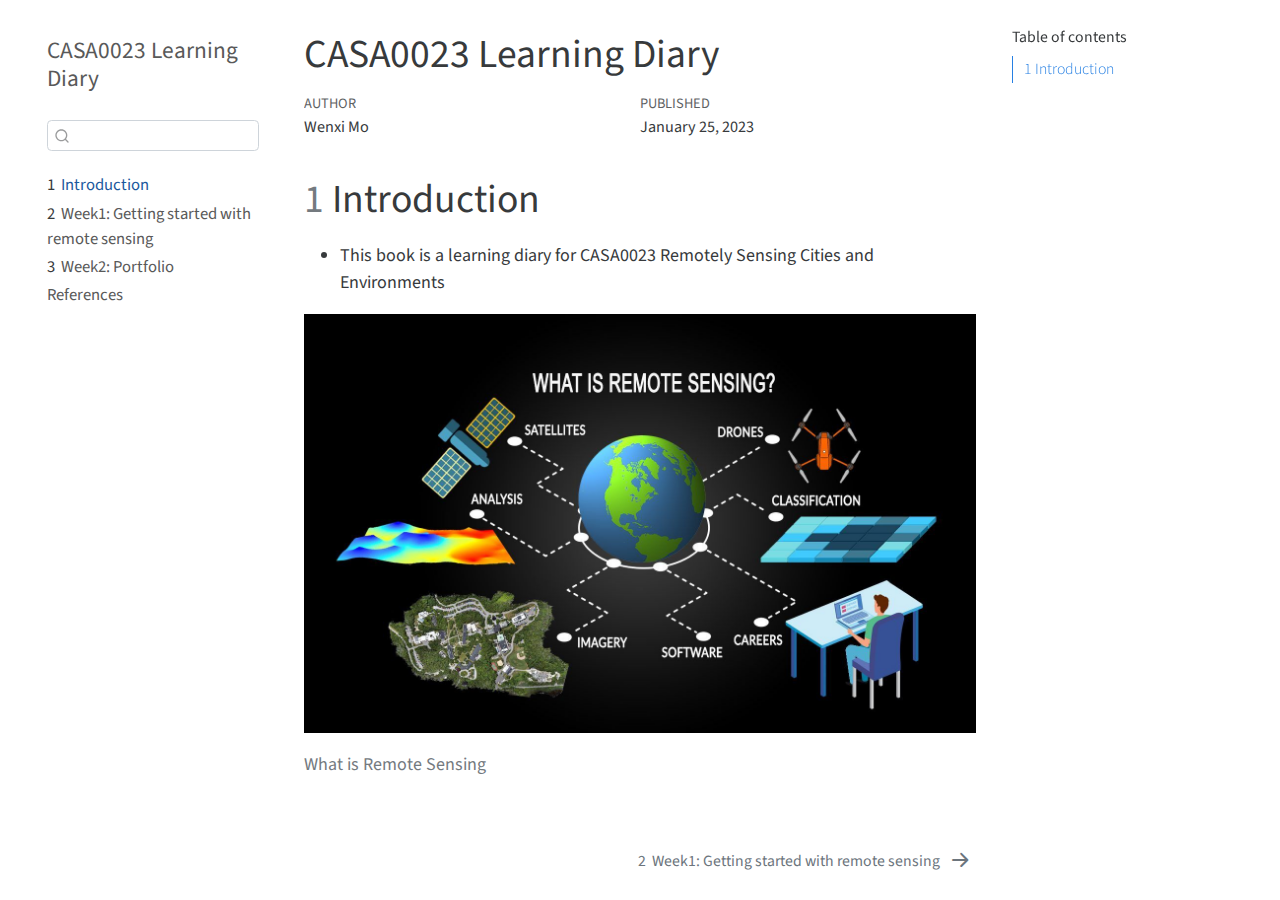
<file: _book/index.html>
<!DOCTYPE html>
<html xmlns="http://www.w3.org/1999/xhtml" lang="en" xml:lang="en"><head>

<meta charset="utf-8">
<meta name="generator" content="quarto-1.2.269">

<meta name="viewport" content="width=device-width, initial-scale=1.0, user-scalable=yes">

<meta name="author" content="Wenxi Mo">
<meta name="dcterms.date" content="2023-01-25">

<title>CASA0023 Learning Diary</title>
<style>
code{white-space: pre-wrap;}
span.smallcaps{font-variant: small-caps;}
div.columns{display: flex; gap: min(4vw, 1.5em);}
div.column{flex: auto; overflow-x: auto;}
div.hanging-indent{margin-left: 1.5em; text-indent: -1.5em;}
ul.task-list{list-style: none;}
ul.task-list li input[type="checkbox"] {
  width: 0.8em;
  margin: 0 0.8em 0.2em -1.6em;
  vertical-align: middle;
}
</style>


<script src="site_libs/quarto-nav/quarto-nav.js"></script>
<script src="site_libs/quarto-nav/headroom.min.js"></script>
<script src="site_libs/clipboard/clipboard.min.js"></script>
<script src="site_libs/quarto-search/autocomplete.umd.js"></script>
<script src="site_libs/quarto-search/fuse.min.js"></script>
<script src="site_libs/quarto-search/quarto-search.js"></script>
<meta name="quarto:offset" content="./">
<link href="./week1.html" rel="next">
<script src="site_libs/quarto-html/quarto.js"></script>
<script src="site_libs/quarto-html/popper.min.js"></script>
<script src="site_libs/quarto-html/tippy.umd.min.js"></script>
<script src="site_libs/quarto-html/anchor.min.js"></script>
<link href="site_libs/quarto-html/tippy.css" rel="stylesheet">
<link href="site_libs/quarto-html/quarto-syntax-highlighting.css" rel="stylesheet" id="quarto-text-highlighting-styles">
<script src="site_libs/bootstrap/bootstrap.min.js"></script>
<link href="site_libs/bootstrap/bootstrap-icons.css" rel="stylesheet">
<link href="site_libs/bootstrap/bootstrap.min.css" rel="stylesheet" id="quarto-bootstrap" data-mode="light">
<script id="quarto-search-options" type="application/json">{
  "location": "sidebar",
  "copy-button": false,
  "collapse-after": 3,
  "panel-placement": "start",
  "type": "textbox",
  "limit": 20,
  "language": {
    "search-no-results-text": "No results",
    "search-matching-documents-text": "matching documents",
    "search-copy-link-title": "Copy link to search",
    "search-hide-matches-text": "Hide additional matches",
    "search-more-match-text": "more match in this document",
    "search-more-matches-text": "more matches in this document",
    "search-clear-button-title": "Clear",
    "search-detached-cancel-button-title": "Cancel",
    "search-submit-button-title": "Submit"
  }
}</script>


</head>

<body class="nav-sidebar floating">

<div id="quarto-search-results"></div>
  <header id="quarto-header" class="headroom fixed-top">
  <nav class="quarto-secondary-nav" data-bs-toggle="collapse" data-bs-target="#quarto-sidebar" aria-controls="quarto-sidebar" aria-expanded="false" aria-label="Toggle sidebar navigation" onclick="if (window.quartoToggleHeadroom) { window.quartoToggleHeadroom(); }">
    <div class="container-fluid d-flex justify-content-between">
      <h1 class="quarto-secondary-nav-title">CASA0023 Learning Diary</h1>
      <button type="button" class="quarto-btn-toggle btn" aria-label="Show secondary navigation">
        <i class="bi bi-chevron-right"></i>
      </button>
    </div>
  </nav>
</header>
<!-- content -->
<div id="quarto-content" class="quarto-container page-columns page-rows-contents page-layout-article">
<!-- sidebar -->
  <nav id="quarto-sidebar" class="sidebar collapse sidebar-navigation floating overflow-auto">
    <div class="pt-lg-2 mt-2 text-left sidebar-header">
    <div class="sidebar-title mb-0 py-0">
      <a href="./">CASA0023 Learning Diary</a> 
    </div>
      </div>
      <div class="mt-2 flex-shrink-0 align-items-center">
        <div class="sidebar-search">
        <div id="quarto-search" class="" title="Search"></div>
        </div>
      </div>
    <div class="sidebar-menu-container"> 
    <ul class="list-unstyled mt-1">
        <li class="sidebar-item">
  <div class="sidebar-item-container"> 
  <a href="./index.html" class="sidebar-item-text sidebar-link active"><span class="chapter-number">1</span>&nbsp; <span class="chapter-title">Introduction</span></a>
  </div>
</li>
        <li class="sidebar-item">
  <div class="sidebar-item-container"> 
  <a href="./week1.html" class="sidebar-item-text sidebar-link"><span class="chapter-number">2</span>&nbsp; <span class="chapter-title">Week1: Getting started with remote sensing</span></a>
  </div>
</li>
        <li class="sidebar-item">
  <div class="sidebar-item-container"> 
  <a href="./week2.html" class="sidebar-item-text sidebar-link"><span class="chapter-number">3</span>&nbsp; <span class="chapter-title">Week2: Portfolio</span></a>
  </div>
</li>
        <li class="sidebar-item">
  <div class="sidebar-item-container"> 
  <a href="./references.html" class="sidebar-item-text sidebar-link">References</a>
  </div>
</li>
    </ul>
    </div>
</nav>
<!-- margin-sidebar -->
    <div id="quarto-margin-sidebar" class="sidebar margin-sidebar">
        <nav id="TOC" role="doc-toc" class="toc-active">
    <h2 id="toc-title">Table of contents</h2>
   
  <ul>
  <li><a href="#introduction" id="toc-introduction" class="nav-link active" data-scroll-target="#introduction"><span class="toc-section-number">1</span>  Introduction</a></li>
  </ul>
</nav>
    </div>
<!-- main -->
<main class="content" id="quarto-document-content">

<header id="title-block-header" class="quarto-title-block default">
<div class="quarto-title">
<h1 class="title d-none d-lg-block">CASA0023 Learning Diary</h1>
</div>



<div class="quarto-title-meta">

    <div>
    <div class="quarto-title-meta-heading">Author</div>
    <div class="quarto-title-meta-contents">
             <p>Wenxi Mo </p>
          </div>
  </div>
    
    <div>
    <div class="quarto-title-meta-heading">Published</div>
    <div class="quarto-title-meta-contents">
      <p class="date">January 25, 2023</p>
    </div>
  </div>
  
    
  </div>
  

</header>

<section id="introduction" class="level1" data-number="1">
<h1 data-number="1"><span class="header-section-number">1</span> Introduction</h1>
<ul>
<li>This book is a learning diary for CASA0023 Remotely Sensing Cities and Environments</li>
</ul>
<div class="quarto-figure quarto-figure-center">
<figure class="figure">
<p><img src="image/remote.jpg" class="img-fluid figure-img"></p>
<p></p><figcaption class="figure-caption">What is Remote Sensing</figcaption><p></p>
</figure>
</div>


</section>

</main> <!-- /main -->
<script id="quarto-html-after-body" type="application/javascript">
window.document.addEventListener("DOMContentLoaded", function (event) {
  const toggleBodyColorMode = (bsSheetEl) => {
    const mode = bsSheetEl.getAttribute("data-mode");
    const bodyEl = window.document.querySelector("body");
    if (mode === "dark") {
      bodyEl.classList.add("quarto-dark");
      bodyEl.classList.remove("quarto-light");
    } else {
      bodyEl.classList.add("quarto-light");
      bodyEl.classList.remove("quarto-dark");
    }
  }
  const toggleBodyColorPrimary = () => {
    const bsSheetEl = window.document.querySelector("link#quarto-bootstrap");
    if (bsSheetEl) {
      toggleBodyColorMode(bsSheetEl);
    }
  }
  toggleBodyColorPrimary();  
  const icon = "";
  const anchorJS = new window.AnchorJS();
  anchorJS.options = {
    placement: 'right',
    icon: icon
  };
  anchorJS.add('.anchored');
  const clipboard = new window.ClipboardJS('.code-copy-button', {
    target: function(trigger) {
      return trigger.previousElementSibling;
    }
  });
  clipboard.on('success', function(e) {
    // button target
    const button = e.trigger;
    // don't keep focus
    button.blur();
    // flash "checked"
    button.classList.add('code-copy-button-checked');
    var currentTitle = button.getAttribute("title");
    button.setAttribute("title", "Copied!");
    let tooltip;
    if (window.bootstrap) {
      button.setAttribute("data-bs-toggle", "tooltip");
      button.setAttribute("data-bs-placement", "left");
      button.setAttribute("data-bs-title", "Copied!");
      tooltip = new bootstrap.Tooltip(button, 
        { trigger: "manual", 
          customClass: "code-copy-button-tooltip",
          offset: [0, -8]});
      tooltip.show();    
    }
    setTimeout(function() {
      if (tooltip) {
        tooltip.hide();
        button.removeAttribute("data-bs-title");
        button.removeAttribute("data-bs-toggle");
        button.removeAttribute("data-bs-placement");
      }
      button.setAttribute("title", currentTitle);
      button.classList.remove('code-copy-button-checked');
    }, 1000);
    // clear code selection
    e.clearSelection();
  });
  function tippyHover(el, contentFn) {
    const config = {
      allowHTML: true,
      content: contentFn,
      maxWidth: 500,
      delay: 100,
      arrow: false,
      appendTo: function(el) {
          return el.parentElement;
      },
      interactive: true,
      interactiveBorder: 10,
      theme: 'quarto',
      placement: 'bottom-start'
    };
    window.tippy(el, config); 
  }
  const noterefs = window.document.querySelectorAll('a[role="doc-noteref"]');
  for (var i=0; i<noterefs.length; i++) {
    const ref = noterefs[i];
    tippyHover(ref, function() {
      // use id or data attribute instead here
      let href = ref.getAttribute('data-footnote-href') || ref.getAttribute('href');
      try { href = new URL(href).hash; } catch {}
      const id = href.replace(/^#\/?/, "");
      const note = window.document.getElementById(id);
      return note.innerHTML;
    });
  }
  const findCites = (el) => {
    const parentEl = el.parentElement;
    if (parentEl) {
      const cites = parentEl.dataset.cites;
      if (cites) {
        return {
          el,
          cites: cites.split(' ')
        };
      } else {
        return findCites(el.parentElement)
      }
    } else {
      return undefined;
    }
  };
  var bibliorefs = window.document.querySelectorAll('a[role="doc-biblioref"]');
  for (var i=0; i<bibliorefs.length; i++) {
    const ref = bibliorefs[i];
    const citeInfo = findCites(ref);
    if (citeInfo) {
      tippyHover(citeInfo.el, function() {
        var popup = window.document.createElement('div');
        citeInfo.cites.forEach(function(cite) {
          var citeDiv = window.document.createElement('div');
          citeDiv.classList.add('hanging-indent');
          citeDiv.classList.add('csl-entry');
          var biblioDiv = window.document.getElementById('ref-' + cite);
          if (biblioDiv) {
            citeDiv.innerHTML = biblioDiv.innerHTML;
          }
          popup.appendChild(citeDiv);
        });
        return popup.innerHTML;
      });
    }
  }
});
</script>
<nav class="page-navigation">
  <div class="nav-page nav-page-previous">
  </div>
  <div class="nav-page nav-page-next">
      <a href="./week1.html" class="pagination-link">
        <span class="nav-page-text"><span class="chapter-number">2</span>&nbsp; <span class="chapter-title">Week1: Getting started with remote sensing</span></span> <i class="bi bi-arrow-right-short"></i>
      </a>
  </div>
</nav>
</div> <!-- /content -->



</body></html>
</file>
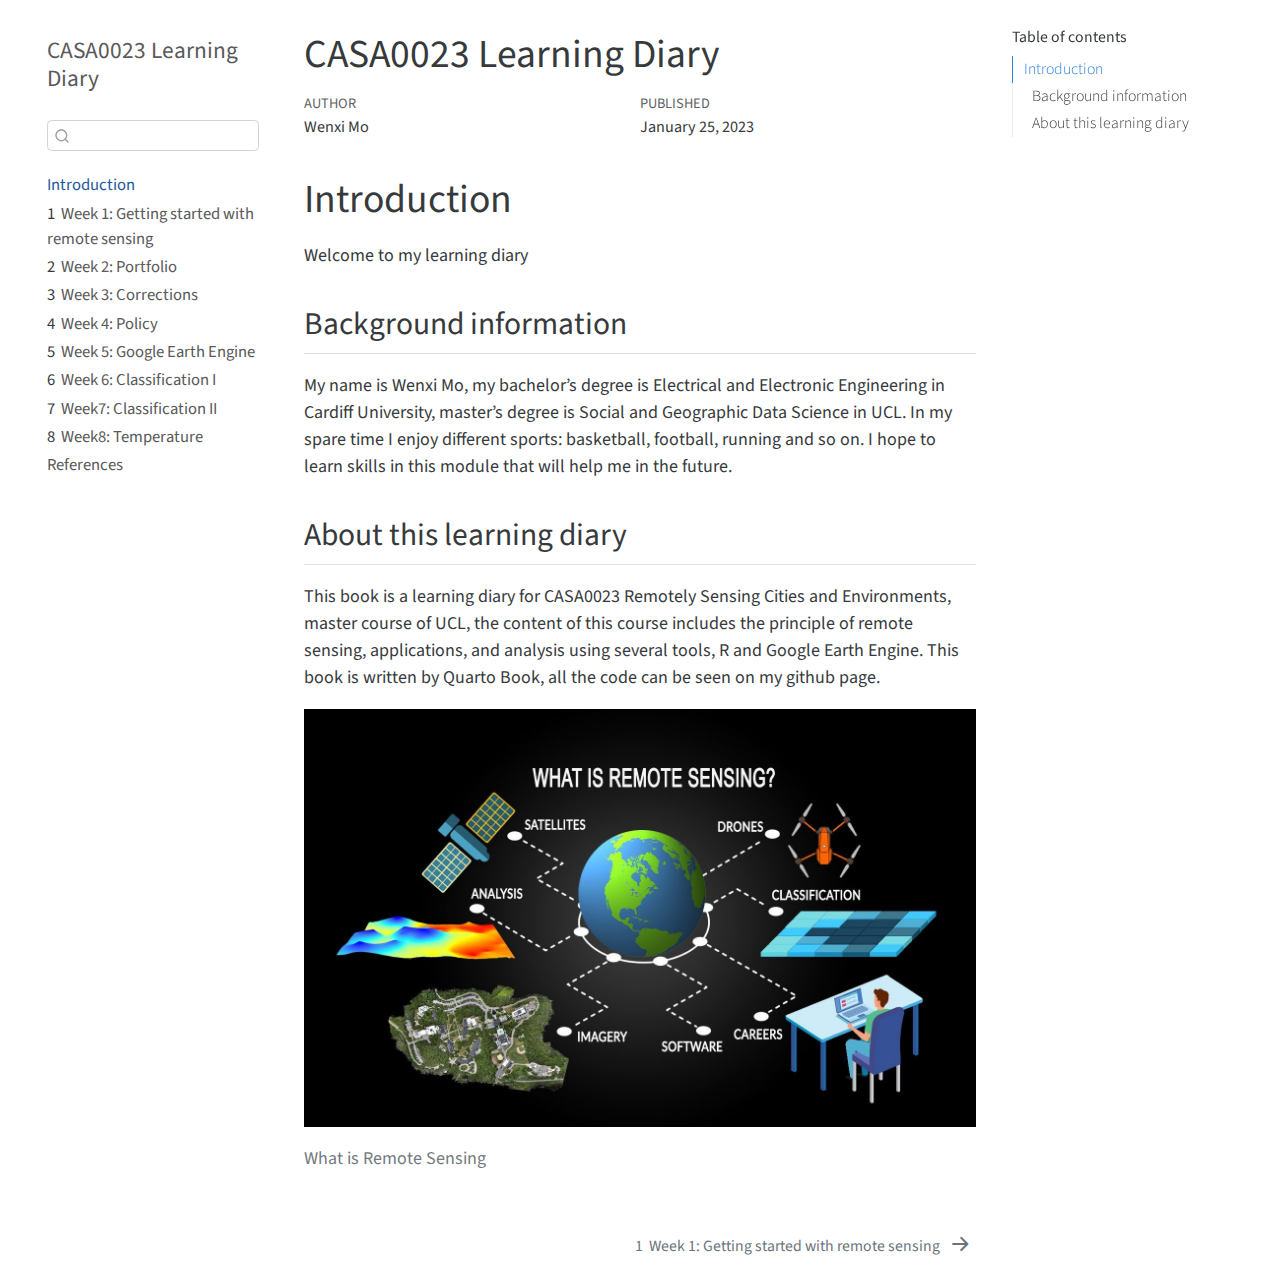
<file: docs/index.html>
<!DOCTYPE html>
<html xmlns="http://www.w3.org/1999/xhtml" lang="en" xml:lang="en"><head>

<meta charset="utf-8">
<meta name="generator" content="quarto-1.2.335">

<meta name="viewport" content="width=device-width, initial-scale=1.0, user-scalable=yes">

<meta name="author" content="Wenxi Mo">
<meta name="dcterms.date" content="2023-01-25">

<title>CASA0023 Learning Diary</title>
<style>
code{white-space: pre-wrap;}
span.smallcaps{font-variant: small-caps;}
div.columns{display: flex; gap: min(4vw, 1.5em);}
div.column{flex: auto; overflow-x: auto;}
div.hanging-indent{margin-left: 1.5em; text-indent: -1.5em;}
ul.task-list{list-style: none;}
ul.task-list li input[type="checkbox"] {
  width: 0.8em;
  margin: 0 0.8em 0.2em -1.6em;
  vertical-align: middle;
}
</style>


<script src="site_libs/quarto-nav/quarto-nav.js"></script>
<script src="site_libs/quarto-nav/headroom.min.js"></script>
<script src="site_libs/clipboard/clipboard.min.js"></script>
<script src="site_libs/quarto-search/autocomplete.umd.js"></script>
<script src="site_libs/quarto-search/fuse.min.js"></script>
<script src="site_libs/quarto-search/quarto-search.js"></script>
<meta name="quarto:offset" content="./">
<link href="./week1.html" rel="next">
<script src="site_libs/quarto-html/quarto.js"></script>
<script src="site_libs/quarto-html/popper.min.js"></script>
<script src="site_libs/quarto-html/tippy.umd.min.js"></script>
<script src="site_libs/quarto-html/anchor.min.js"></script>
<link href="site_libs/quarto-html/tippy.css" rel="stylesheet">
<link href="site_libs/quarto-html/quarto-syntax-highlighting.css" rel="stylesheet" id="quarto-text-highlighting-styles">
<script src="site_libs/bootstrap/bootstrap.min.js"></script>
<link href="site_libs/bootstrap/bootstrap-icons.css" rel="stylesheet">
<link href="site_libs/bootstrap/bootstrap.min.css" rel="stylesheet" id="quarto-bootstrap" data-mode="light">
<script id="quarto-search-options" type="application/json">{
  "location": "sidebar",
  "copy-button": false,
  "collapse-after": 3,
  "panel-placement": "start",
  "type": "textbox",
  "limit": 20,
  "language": {
    "search-no-results-text": "No results",
    "search-matching-documents-text": "matching documents",
    "search-copy-link-title": "Copy link to search",
    "search-hide-matches-text": "Hide additional matches",
    "search-more-match-text": "more match in this document",
    "search-more-matches-text": "more matches in this document",
    "search-clear-button-title": "Clear",
    "search-detached-cancel-button-title": "Cancel",
    "search-submit-button-title": "Submit"
  }
}</script>


</head>

<body class="nav-sidebar floating">

<div id="quarto-search-results"></div>
  <header id="quarto-header" class="headroom fixed-top">
  <nav class="quarto-secondary-nav" data-bs-toggle="collapse" data-bs-target="#quarto-sidebar" aria-controls="quarto-sidebar" aria-expanded="false" aria-label="Toggle sidebar navigation" onclick="if (window.quartoToggleHeadroom) { window.quartoToggleHeadroom(); }">
    <div class="container-fluid d-flex justify-content-between">
      <h1 class="quarto-secondary-nav-title">CASA0023 Learning Diary</h1>
      <button type="button" class="quarto-btn-toggle btn" aria-label="Show secondary navigation">
        <i class="bi bi-chevron-right"></i>
      </button>
    </div>
  </nav>
</header>
<!-- content -->
<div id="quarto-content" class="quarto-container page-columns page-rows-contents page-layout-article">
<!-- sidebar -->
  <nav id="quarto-sidebar" class="sidebar collapse sidebar-navigation floating overflow-auto">
    <div class="pt-lg-2 mt-2 text-left sidebar-header">
    <div class="sidebar-title mb-0 py-0">
      <a href="./">CASA0023 Learning Diary</a> 
    </div>
      </div>
      <div class="mt-2 flex-shrink-0 align-items-center">
        <div class="sidebar-search">
        <div id="quarto-search" class="" title="Search"></div>
        </div>
      </div>
    <div class="sidebar-menu-container"> 
    <ul class="list-unstyled mt-1">
        <li class="sidebar-item">
  <div class="sidebar-item-container"> 
  <a href="./index.html" class="sidebar-item-text sidebar-link active">Introduction</a>
  </div>
</li>
        <li class="sidebar-item">
  <div class="sidebar-item-container"> 
  <a href="./week1.html" class="sidebar-item-text sidebar-link"><span class="chapter-number">1</span>&nbsp; <span class="chapter-title">Week 1: Getting started with remote sensing</span></a>
  </div>
</li>
        <li class="sidebar-item">
  <div class="sidebar-item-container"> 
  <a href="./week2.html" class="sidebar-item-text sidebar-link"><span class="chapter-number">2</span>&nbsp; <span class="chapter-title">Week 2: Portfolio</span></a>
  </div>
</li>
        <li class="sidebar-item">
  <div class="sidebar-item-container"> 
  <a href="./week3.html" class="sidebar-item-text sidebar-link"><span class="chapter-number">3</span>&nbsp; <span class="chapter-title">Week 3: Corrections</span></a>
  </div>
</li>
        <li class="sidebar-item">
  <div class="sidebar-item-container"> 
  <a href="./week4.html" class="sidebar-item-text sidebar-link"><span class="chapter-number">4</span>&nbsp; <span class="chapter-title">Week 4: Policy</span></a>
  </div>
</li>
        <li class="sidebar-item">
  <div class="sidebar-item-container"> 
  <a href="./week5.html" class="sidebar-item-text sidebar-link"><span class="chapter-number">5</span>&nbsp; <span class="chapter-title">Week 5: Google Earth Engine</span></a>
  </div>
</li>
        <li class="sidebar-item">
  <div class="sidebar-item-container"> 
  <a href="./week6.html" class="sidebar-item-text sidebar-link"><span class="chapter-number">6</span>&nbsp; <span class="chapter-title">Week 6: Classification I</span></a>
  </div>
</li>
        <li class="sidebar-item">
  <div class="sidebar-item-container"> 
  <a href="./week7.html" class="sidebar-item-text sidebar-link"><span class="chapter-number">7</span>&nbsp; <span class="chapter-title">Week7: Classification II</span></a>
  </div>
</li>
        <li class="sidebar-item">
  <div class="sidebar-item-container"> 
  <a href="./week8.html" class="sidebar-item-text sidebar-link"><span class="chapter-number">8</span>&nbsp; <span class="chapter-title">Week8: Temperature</span></a>
  </div>
</li>
        <li class="sidebar-item">
  <div class="sidebar-item-container"> 
  <a href="./references.html" class="sidebar-item-text sidebar-link">References</a>
  </div>
</li>
    </ul>
    </div>
</nav>
<!-- margin-sidebar -->
    <div id="quarto-margin-sidebar" class="sidebar margin-sidebar">
        <nav id="TOC" role="doc-toc" class="toc-active">
    <h2 id="toc-title">Table of contents</h2>
   
  <ul>
  <li><a href="#introduction" id="toc-introduction" class="nav-link active" data-scroll-target="#introduction">Introduction</a>
  <ul class="collapse">
  <li><a href="#background-information" id="toc-background-information" class="nav-link" data-scroll-target="#background-information">Background information</a></li>
  <li><a href="#about-this-learning-diary" id="toc-about-this-learning-diary" class="nav-link" data-scroll-target="#about-this-learning-diary">About this learning diary</a></li>
  </ul></li>
  </ul>
</nav>
    </div>
<!-- main -->
<main class="content" id="quarto-document-content">

<header id="title-block-header" class="quarto-title-block default">
<div class="quarto-title">
<h1 class="title d-none d-lg-block">CASA0023 Learning Diary</h1>
</div>



<div class="quarto-title-meta">

    <div>
    <div class="quarto-title-meta-heading">Author</div>
    <div class="quarto-title-meta-contents">
             <p>Wenxi Mo </p>
          </div>
  </div>
    
    <div>
    <div class="quarto-title-meta-heading">Published</div>
    <div class="quarto-title-meta-contents">
      <p class="date">January 25, 2023</p>
    </div>
  </div>
  
    
  </div>
  

</header>

<section id="introduction" class="level1 unnumbered">
<h1 class="unnumbered">Introduction</h1>
<p>Welcome to my learning diary</p>
<section id="background-information" class="level2">
<h2 class="anchored" data-anchor-id="background-information">Background information</h2>
<p>My name is Wenxi Mo, my bachelor’s degree is Electrical and Electronic Engineering in Cardiff University, master’s degree is Social and Geographic Data Science in UCL. In my spare time I enjoy different sports: basketball, football, running and so on. I hope to learn skills in this module that will help me in the future.</p>
</section>
<section id="about-this-learning-diary" class="level2">
<h2 class="anchored" data-anchor-id="about-this-learning-diary">About this learning diary</h2>
<p>This book is a learning diary for CASA0023 Remotely Sensing Cities and Environments, master course of UCL, the content of this course includes the principle of remote sensing, applications, and analysis using several tools, R and Google Earth Engine. This book is written by Quarto Book, all the code can be seen on my github page.</p>
<div class="quarto-figure quarto-figure-center">
<figure class="figure">
<p><img src="docs/image/remote.jpg" class="img-fluid figure-img"></p>
<p></p><figcaption class="figure-caption">What is Remote Sensing</figcaption><p></p>
</figure>
</div>


</section>
</section>

</main> <!-- /main -->
<script id="quarto-html-after-body" type="application/javascript">
window.document.addEventListener("DOMContentLoaded", function (event) {
  const toggleBodyColorMode = (bsSheetEl) => {
    const mode = bsSheetEl.getAttribute("data-mode");
    const bodyEl = window.document.querySelector("body");
    if (mode === "dark") {
      bodyEl.classList.add("quarto-dark");
      bodyEl.classList.remove("quarto-light");
    } else {
      bodyEl.classList.add("quarto-light");
      bodyEl.classList.remove("quarto-dark");
    }
  }
  const toggleBodyColorPrimary = () => {
    const bsSheetEl = window.document.querySelector("link#quarto-bootstrap");
    if (bsSheetEl) {
      toggleBodyColorMode(bsSheetEl);
    }
  }
  toggleBodyColorPrimary();  
  const icon = "";
  const anchorJS = new window.AnchorJS();
  anchorJS.options = {
    placement: 'right',
    icon: icon
  };
  anchorJS.add('.anchored');
  const clipboard = new window.ClipboardJS('.code-copy-button', {
    target: function(trigger) {
      return trigger.previousElementSibling;
    }
  });
  clipboard.on('success', function(e) {
    // button target
    const button = e.trigger;
    // don't keep focus
    button.blur();
    // flash "checked"
    button.classList.add('code-copy-button-checked');
    var currentTitle = button.getAttribute("title");
    button.setAttribute("title", "Copied!");
    let tooltip;
    if (window.bootstrap) {
      button.setAttribute("data-bs-toggle", "tooltip");
      button.setAttribute("data-bs-placement", "left");
      button.setAttribute("data-bs-title", "Copied!");
      tooltip = new bootstrap.Tooltip(button, 
        { trigger: "manual", 
          customClass: "code-copy-button-tooltip",
          offset: [0, -8]});
      tooltip.show();    
    }
    setTimeout(function() {
      if (tooltip) {
        tooltip.hide();
        button.removeAttribute("data-bs-title");
        button.removeAttribute("data-bs-toggle");
        button.removeAttribute("data-bs-placement");
      }
      button.setAttribute("title", currentTitle);
      button.classList.remove('code-copy-button-checked');
    }, 1000);
    // clear code selection
    e.clearSelection();
  });
  function tippyHover(el, contentFn) {
    const config = {
      allowHTML: true,
      content: contentFn,
      maxWidth: 500,
      delay: 100,
      arrow: false,
      appendTo: function(el) {
          return el.parentElement;
      },
      interactive: true,
      interactiveBorder: 10,
      theme: 'quarto',
      placement: 'bottom-start'
    };
    window.tippy(el, config); 
  }
  const noterefs = window.document.querySelectorAll('a[role="doc-noteref"]');
  for (var i=0; i<noterefs.length; i++) {
    const ref = noterefs[i];
    tippyHover(ref, function() {
      // use id or data attribute instead here
      let href = ref.getAttribute('data-footnote-href') || ref.getAttribute('href');
      try { href = new URL(href).hash; } catch {}
      const id = href.replace(/^#\/?/, "");
      const note = window.document.getElementById(id);
      return note.innerHTML;
    });
  }
  const findCites = (el) => {
    const parentEl = el.parentElement;
    if (parentEl) {
      const cites = parentEl.dataset.cites;
      if (cites) {
        return {
          el,
          cites: cites.split(' ')
        };
      } else {
        return findCites(el.parentElement)
      }
    } else {
      return undefined;
    }
  };
  var bibliorefs = window.document.querySelectorAll('a[role="doc-biblioref"]');
  for (var i=0; i<bibliorefs.length; i++) {
    const ref = bibliorefs[i];
    const citeInfo = findCites(ref);
    if (citeInfo) {
      tippyHover(citeInfo.el, function() {
        var popup = window.document.createElement('div');
        citeInfo.cites.forEach(function(cite) {
          var citeDiv = window.document.createElement('div');
          citeDiv.classList.add('hanging-indent');
          citeDiv.classList.add('csl-entry');
          var biblioDiv = window.document.getElementById('ref-' + cite);
          if (biblioDiv) {
            citeDiv.innerHTML = biblioDiv.innerHTML;
          }
          popup.appendChild(citeDiv);
        });
        return popup.innerHTML;
      });
    }
  }
});
</script>
<nav class="page-navigation">
  <div class="nav-page nav-page-previous">
  </div>
  <div class="nav-page nav-page-next">
      <a href="./week1.html" class="pagination-link">
        <span class="nav-page-text"><span class="chapter-number">1</span>&nbsp; <span class="chapter-title">Week 1: Getting started with remote sensing</span></span> <i class="bi bi-arrow-right-short"></i>
      </a>
  </div>
</nav>
</div> <!-- /content -->



</body></html>
</file>
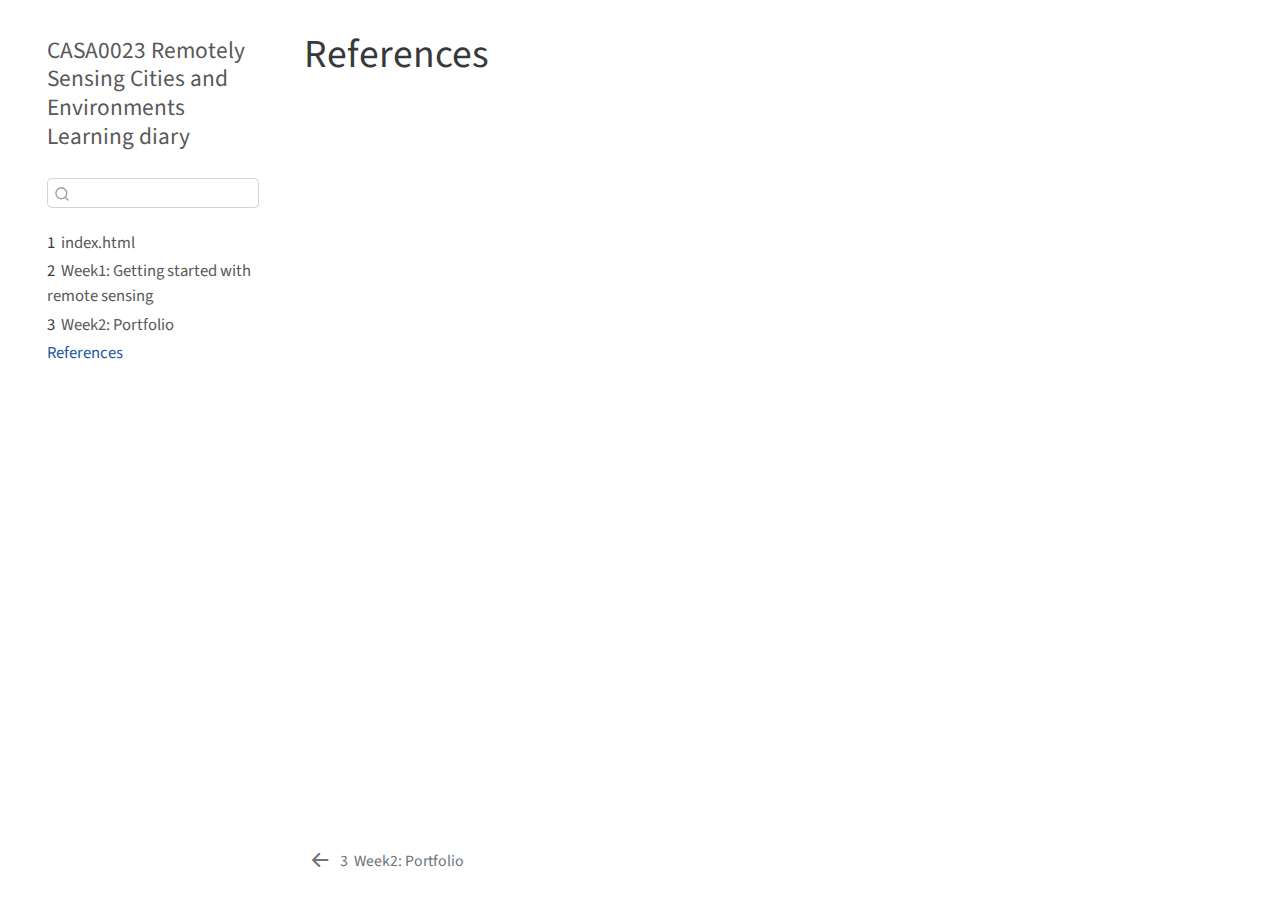
<file: _book/references.html>
<!DOCTYPE html>
<html xmlns="http://www.w3.org/1999/xhtml" lang="en" xml:lang="en"><head>

<meta charset="utf-8">
<meta name="generator" content="quarto-1.2.269">

<meta name="viewport" content="width=device-width, initial-scale=1.0, user-scalable=yes">


<title>CASA0023 Remotely Sensing Cities and Environments Learning diary - References</title>
<style>
code{white-space: pre-wrap;}
span.smallcaps{font-variant: small-caps;}
div.columns{display: flex; gap: min(4vw, 1.5em);}
div.column{flex: auto; overflow-x: auto;}
div.hanging-indent{margin-left: 1.5em; text-indent: -1.5em;}
ul.task-list{list-style: none;}
ul.task-list li input[type="checkbox"] {
  width: 0.8em;
  margin: 0 0.8em 0.2em -1.6em;
  vertical-align: middle;
}
div.csl-bib-body { }
div.csl-entry {
  clear: both;
}
.hanging div.csl-entry {
  margin-left:2em;
  text-indent:-2em;
}
div.csl-left-margin {
  min-width:2em;
  float:left;
}
div.csl-right-inline {
  margin-left:2em;
  padding-left:1em;
}
div.csl-indent {
  margin-left: 2em;
}
</style>


<script src="site_libs/quarto-nav/quarto-nav.js"></script>
<script src="site_libs/quarto-nav/headroom.min.js"></script>
<script src="site_libs/clipboard/clipboard.min.js"></script>
<script src="site_libs/quarto-search/autocomplete.umd.js"></script>
<script src="site_libs/quarto-search/fuse.min.js"></script>
<script src="site_libs/quarto-search/quarto-search.js"></script>
<meta name="quarto:offset" content="./">
<link href="./week2.html" rel="prev">
<script src="site_libs/quarto-html/quarto.js"></script>
<script src="site_libs/quarto-html/popper.min.js"></script>
<script src="site_libs/quarto-html/tippy.umd.min.js"></script>
<script src="site_libs/quarto-html/anchor.min.js"></script>
<link href="site_libs/quarto-html/tippy.css" rel="stylesheet">
<link href="site_libs/quarto-html/quarto-syntax-highlighting.css" rel="stylesheet" id="quarto-text-highlighting-styles">
<script src="site_libs/bootstrap/bootstrap.min.js"></script>
<link href="site_libs/bootstrap/bootstrap-icons.css" rel="stylesheet">
<link href="site_libs/bootstrap/bootstrap.min.css" rel="stylesheet" id="quarto-bootstrap" data-mode="light">
<script id="quarto-search-options" type="application/json">{
  "location": "sidebar",
  "copy-button": false,
  "collapse-after": 3,
  "panel-placement": "start",
  "type": "textbox",
  "limit": 20,
  "language": {
    "search-no-results-text": "No results",
    "search-matching-documents-text": "matching documents",
    "search-copy-link-title": "Copy link to search",
    "search-hide-matches-text": "Hide additional matches",
    "search-more-match-text": "more match in this document",
    "search-more-matches-text": "more matches in this document",
    "search-clear-button-title": "Clear",
    "search-detached-cancel-button-title": "Cancel",
    "search-submit-button-title": "Submit"
  }
}</script>


</head>

<body class="nav-sidebar floating">

<div id="quarto-search-results"></div>
  <header id="quarto-header" class="headroom fixed-top">
  <nav class="quarto-secondary-nav" data-bs-toggle="collapse" data-bs-target="#quarto-sidebar" aria-controls="quarto-sidebar" aria-expanded="false" aria-label="Toggle sidebar navigation" onclick="if (window.quartoToggleHeadroom) { window.quartoToggleHeadroom(); }">
    <div class="container-fluid d-flex justify-content-between">
      <h1 class="quarto-secondary-nav-title">References</h1>
      <button type="button" class="quarto-btn-toggle btn" aria-label="Show secondary navigation">
        <i class="bi bi-chevron-right"></i>
      </button>
    </div>
  </nav>
</header>
<!-- content -->
<div id="quarto-content" class="quarto-container page-columns page-rows-contents page-layout-article">
<!-- sidebar -->
  <nav id="quarto-sidebar" class="sidebar collapse sidebar-navigation floating overflow-auto">
    <div class="pt-lg-2 mt-2 text-left sidebar-header">
    <div class="sidebar-title mb-0 py-0">
      <a href="./">CASA0023 Remotely Sensing Cities and Environments Learning diary</a> 
    </div>
      </div>
      <div class="mt-2 flex-shrink-0 align-items-center">
        <div class="sidebar-search">
        <div id="quarto-search" class="" title="Search"></div>
        </div>
      </div>
    <div class="sidebar-menu-container"> 
    <ul class="list-unstyled mt-1">
        <li class="sidebar-item">
  <div class="sidebar-item-container"> 
  <a href="./index.html" class="sidebar-item-text sidebar-link"><span class="chapter-number">1</span>&nbsp; <span class="chapter-title">index.html</span></a>
  </div>
</li>
        <li class="sidebar-item">
  <div class="sidebar-item-container"> 
  <a href="./week1.html" class="sidebar-item-text sidebar-link"><span class="chapter-number">2</span>&nbsp; <span class="chapter-title">Week1: Getting started with remote sensing</span></a>
  </div>
</li>
        <li class="sidebar-item">
  <div class="sidebar-item-container"> 
  <a href="./week2.html" class="sidebar-item-text sidebar-link"><span class="chapter-number">3</span>&nbsp; <span class="chapter-title">Week2: Portfolio</span></a>
  </div>
</li>
        <li class="sidebar-item">
  <div class="sidebar-item-container"> 
  <a href="./references.html" class="sidebar-item-text sidebar-link active">References</a>
  </div>
</li>
    </ul>
    </div>
</nav>
<!-- margin-sidebar -->
    <div id="quarto-margin-sidebar" class="sidebar margin-sidebar">
        
    </div>
<!-- main -->
<main class="content" id="quarto-document-content">

<header id="title-block-header" class="quarto-title-block default">
<div class="quarto-title">
<h1 class="title d-none d-lg-block">References</h1>
</div>



<div class="quarto-title-meta">

    
  
    
  </div>
  

</header>

<div id="refs" role="doc-bibliography" style="display: none">

</div>



</main> <!-- /main -->
<script id="quarto-html-after-body" type="application/javascript">
window.document.addEventListener("DOMContentLoaded", function (event) {
  const toggleBodyColorMode = (bsSheetEl) => {
    const mode = bsSheetEl.getAttribute("data-mode");
    const bodyEl = window.document.querySelector("body");
    if (mode === "dark") {
      bodyEl.classList.add("quarto-dark");
      bodyEl.classList.remove("quarto-light");
    } else {
      bodyEl.classList.add("quarto-light");
      bodyEl.classList.remove("quarto-dark");
    }
  }
  const toggleBodyColorPrimary = () => {
    const bsSheetEl = window.document.querySelector("link#quarto-bootstrap");
    if (bsSheetEl) {
      toggleBodyColorMode(bsSheetEl);
    }
  }
  toggleBodyColorPrimary();  
  const icon = "";
  const anchorJS = new window.AnchorJS();
  anchorJS.options = {
    placement: 'right',
    icon: icon
  };
  anchorJS.add('.anchored');
  const clipboard = new window.ClipboardJS('.code-copy-button', {
    target: function(trigger) {
      return trigger.previousElementSibling;
    }
  });
  clipboard.on('success', function(e) {
    // button target
    const button = e.trigger;
    // don't keep focus
    button.blur();
    // flash "checked"
    button.classList.add('code-copy-button-checked');
    var currentTitle = button.getAttribute("title");
    button.setAttribute("title", "Copied!");
    let tooltip;
    if (window.bootstrap) {
      button.setAttribute("data-bs-toggle", "tooltip");
      button.setAttribute("data-bs-placement", "left");
      button.setAttribute("data-bs-title", "Copied!");
      tooltip = new bootstrap.Tooltip(button, 
        { trigger: "manual", 
          customClass: "code-copy-button-tooltip",
          offset: [0, -8]});
      tooltip.show();    
    }
    setTimeout(function() {
      if (tooltip) {
        tooltip.hide();
        button.removeAttribute("data-bs-title");
        button.removeAttribute("data-bs-toggle");
        button.removeAttribute("data-bs-placement");
      }
      button.setAttribute("title", currentTitle);
      button.classList.remove('code-copy-button-checked');
    }, 1000);
    // clear code selection
    e.clearSelection();
  });
  function tippyHover(el, contentFn) {
    const config = {
      allowHTML: true,
      content: contentFn,
      maxWidth: 500,
      delay: 100,
      arrow: false,
      appendTo: function(el) {
          return el.parentElement;
      },
      interactive: true,
      interactiveBorder: 10,
      theme: 'quarto',
      placement: 'bottom-start'
    };
    window.tippy(el, config); 
  }
  const noterefs = window.document.querySelectorAll('a[role="doc-noteref"]');
  for (var i=0; i<noterefs.length; i++) {
    const ref = noterefs[i];
    tippyHover(ref, function() {
      // use id or data attribute instead here
      let href = ref.getAttribute('data-footnote-href') || ref.getAttribute('href');
      try { href = new URL(href).hash; } catch {}
      const id = href.replace(/^#\/?/, "");
      const note = window.document.getElementById(id);
      return note.innerHTML;
    });
  }
  const findCites = (el) => {
    const parentEl = el.parentElement;
    if (parentEl) {
      const cites = parentEl.dataset.cites;
      if (cites) {
        return {
          el,
          cites: cites.split(' ')
        };
      } else {
        return findCites(el.parentElement)
      }
    } else {
      return undefined;
    }
  };
  var bibliorefs = window.document.querySelectorAll('a[role="doc-biblioref"]');
  for (var i=0; i<bibliorefs.length; i++) {
    const ref = bibliorefs[i];
    const citeInfo = findCites(ref);
    if (citeInfo) {
      tippyHover(citeInfo.el, function() {
        var popup = window.document.createElement('div');
        citeInfo.cites.forEach(function(cite) {
          var citeDiv = window.document.createElement('div');
          citeDiv.classList.add('hanging-indent');
          citeDiv.classList.add('csl-entry');
          var biblioDiv = window.document.getElementById('ref-' + cite);
          if (biblioDiv) {
            citeDiv.innerHTML = biblioDiv.innerHTML;
          }
          popup.appendChild(citeDiv);
        });
        return popup.innerHTML;
      });
    }
  }
});
</script>
<nav class="page-navigation">
  <div class="nav-page nav-page-previous">
      <a href="./week2.html" class="pagination-link">
        <i class="bi bi-arrow-left-short"></i> <span class="nav-page-text"><span class="chapter-number">3</span>&nbsp; <span class="chapter-title">Week2: Portfolio</span></span>
      </a>          
  </div>
  <div class="nav-page nav-page-next">
  </div>
</nav>
</div> <!-- /content -->



</body></html>
</file>
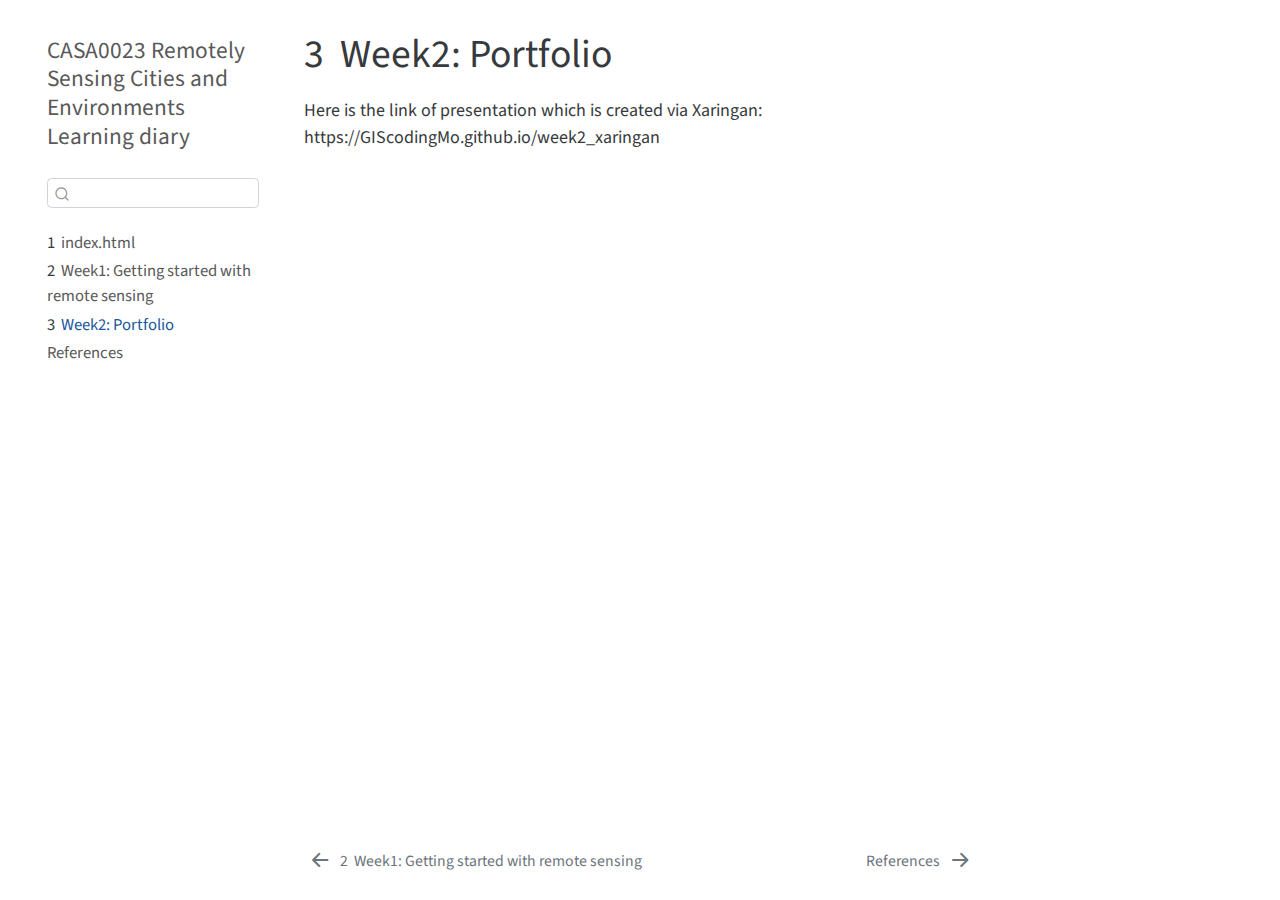
<file: _book/week2.html>
<!DOCTYPE html>
<html xmlns="http://www.w3.org/1999/xhtml" lang="en" xml:lang="en"><head>

<meta charset="utf-8">
<meta name="generator" content="quarto-1.2.269">

<meta name="viewport" content="width=device-width, initial-scale=1.0, user-scalable=yes">


<title>CASA0023 Remotely Sensing Cities and Environments Learning diary - 3&nbsp; Week2: Portfolio</title>
<style>
code{white-space: pre-wrap;}
span.smallcaps{font-variant: small-caps;}
div.columns{display: flex; gap: min(4vw, 1.5em);}
div.column{flex: auto; overflow-x: auto;}
div.hanging-indent{margin-left: 1.5em; text-indent: -1.5em;}
ul.task-list{list-style: none;}
ul.task-list li input[type="checkbox"] {
  width: 0.8em;
  margin: 0 0.8em 0.2em -1.6em;
  vertical-align: middle;
}
</style>


<script src="site_libs/quarto-nav/quarto-nav.js"></script>
<script src="site_libs/quarto-nav/headroom.min.js"></script>
<script src="site_libs/clipboard/clipboard.min.js"></script>
<script src="site_libs/quarto-search/autocomplete.umd.js"></script>
<script src="site_libs/quarto-search/fuse.min.js"></script>
<script src="site_libs/quarto-search/quarto-search.js"></script>
<meta name="quarto:offset" content="./">
<link href="./references.html" rel="next">
<link href="./week1.html" rel="prev">
<script src="site_libs/quarto-html/quarto.js"></script>
<script src="site_libs/quarto-html/popper.min.js"></script>
<script src="site_libs/quarto-html/tippy.umd.min.js"></script>
<script src="site_libs/quarto-html/anchor.min.js"></script>
<link href="site_libs/quarto-html/tippy.css" rel="stylesheet">
<link href="site_libs/quarto-html/quarto-syntax-highlighting.css" rel="stylesheet" id="quarto-text-highlighting-styles">
<script src="site_libs/bootstrap/bootstrap.min.js"></script>
<link href="site_libs/bootstrap/bootstrap-icons.css" rel="stylesheet">
<link href="site_libs/bootstrap/bootstrap.min.css" rel="stylesheet" id="quarto-bootstrap" data-mode="light">
<script id="quarto-search-options" type="application/json">{
  "location": "sidebar",
  "copy-button": false,
  "collapse-after": 3,
  "panel-placement": "start",
  "type": "textbox",
  "limit": 20,
  "language": {
    "search-no-results-text": "No results",
    "search-matching-documents-text": "matching documents",
    "search-copy-link-title": "Copy link to search",
    "search-hide-matches-text": "Hide additional matches",
    "search-more-match-text": "more match in this document",
    "search-more-matches-text": "more matches in this document",
    "search-clear-button-title": "Clear",
    "search-detached-cancel-button-title": "Cancel",
    "search-submit-button-title": "Submit"
  }
}</script>


</head>

<body class="nav-sidebar floating">

<div id="quarto-search-results"></div>
  <header id="quarto-header" class="headroom fixed-top">
  <nav class="quarto-secondary-nav" data-bs-toggle="collapse" data-bs-target="#quarto-sidebar" aria-controls="quarto-sidebar" aria-expanded="false" aria-label="Toggle sidebar navigation" onclick="if (window.quartoToggleHeadroom) { window.quartoToggleHeadroom(); }">
    <div class="container-fluid d-flex justify-content-between">
      <h1 class="quarto-secondary-nav-title"><span class="chapter-number">3</span>&nbsp; <span class="chapter-title">Week2: Portfolio</span></h1>
      <button type="button" class="quarto-btn-toggle btn" aria-label="Show secondary navigation">
        <i class="bi bi-chevron-right"></i>
      </button>
    </div>
  </nav>
</header>
<!-- content -->
<div id="quarto-content" class="quarto-container page-columns page-rows-contents page-layout-article">
<!-- sidebar -->
  <nav id="quarto-sidebar" class="sidebar collapse sidebar-navigation floating overflow-auto">
    <div class="pt-lg-2 mt-2 text-left sidebar-header">
    <div class="sidebar-title mb-0 py-0">
      <a href="./">CASA0023 Remotely Sensing Cities and Environments Learning diary</a> 
    </div>
      </div>
      <div class="mt-2 flex-shrink-0 align-items-center">
        <div class="sidebar-search">
        <div id="quarto-search" class="" title="Search"></div>
        </div>
      </div>
    <div class="sidebar-menu-container"> 
    <ul class="list-unstyled mt-1">
        <li class="sidebar-item">
  <div class="sidebar-item-container"> 
  <a href="./index.html" class="sidebar-item-text sidebar-link"><span class="chapter-number">1</span>&nbsp; <span class="chapter-title">index.html</span></a>
  </div>
</li>
        <li class="sidebar-item">
  <div class="sidebar-item-container"> 
  <a href="./week1.html" class="sidebar-item-text sidebar-link"><span class="chapter-number">2</span>&nbsp; <span class="chapter-title">Week1: Getting started with remote sensing</span></a>
  </div>
</li>
        <li class="sidebar-item">
  <div class="sidebar-item-container"> 
  <a href="./week2.html" class="sidebar-item-text sidebar-link active"><span class="chapter-number">3</span>&nbsp; <span class="chapter-title">Week2: Portfolio</span></a>
  </div>
</li>
        <li class="sidebar-item">
  <div class="sidebar-item-container"> 
  <a href="./references.html" class="sidebar-item-text sidebar-link">References</a>
  </div>
</li>
    </ul>
    </div>
</nav>
<!-- margin-sidebar -->
    <div id="quarto-margin-sidebar" class="sidebar margin-sidebar">
        
    </div>
<!-- main -->
<main class="content" id="quarto-document-content">

<header id="title-block-header" class="quarto-title-block default">
<div class="quarto-title">
<h1 class="title d-none d-lg-block"><span class="chapter-number">3</span>&nbsp; <span class="chapter-title">Week2: Portfolio</span></h1>
</div>



<div class="quarto-title-meta">

    
  
    
  </div>
  

</header>

<p>Here is the link of presentation which is created via Xaringan: https://GIScodingMo.github.io/week2_xaringan</p>



</main> <!-- /main -->
<script id="quarto-html-after-body" type="application/javascript">
window.document.addEventListener("DOMContentLoaded", function (event) {
  const toggleBodyColorMode = (bsSheetEl) => {
    const mode = bsSheetEl.getAttribute("data-mode");
    const bodyEl = window.document.querySelector("body");
    if (mode === "dark") {
      bodyEl.classList.add("quarto-dark");
      bodyEl.classList.remove("quarto-light");
    } else {
      bodyEl.classList.add("quarto-light");
      bodyEl.classList.remove("quarto-dark");
    }
  }
  const toggleBodyColorPrimary = () => {
    const bsSheetEl = window.document.querySelector("link#quarto-bootstrap");
    if (bsSheetEl) {
      toggleBodyColorMode(bsSheetEl);
    }
  }
  toggleBodyColorPrimary();  
  const icon = "";
  const anchorJS = new window.AnchorJS();
  anchorJS.options = {
    placement: 'right',
    icon: icon
  };
  anchorJS.add('.anchored');
  const clipboard = new window.ClipboardJS('.code-copy-button', {
    target: function(trigger) {
      return trigger.previousElementSibling;
    }
  });
  clipboard.on('success', function(e) {
    // button target
    const button = e.trigger;
    // don't keep focus
    button.blur();
    // flash "checked"
    button.classList.add('code-copy-button-checked');
    var currentTitle = button.getAttribute("title");
    button.setAttribute("title", "Copied!");
    let tooltip;
    if (window.bootstrap) {
      button.setAttribute("data-bs-toggle", "tooltip");
      button.setAttribute("data-bs-placement", "left");
      button.setAttribute("data-bs-title", "Copied!");
      tooltip = new bootstrap.Tooltip(button, 
        { trigger: "manual", 
          customClass: "code-copy-button-tooltip",
          offset: [0, -8]});
      tooltip.show();    
    }
    setTimeout(function() {
      if (tooltip) {
        tooltip.hide();
        button.removeAttribute("data-bs-title");
        button.removeAttribute("data-bs-toggle");
        button.removeAttribute("data-bs-placement");
      }
      button.setAttribute("title", currentTitle);
      button.classList.remove('code-copy-button-checked');
    }, 1000);
    // clear code selection
    e.clearSelection();
  });
  function tippyHover(el, contentFn) {
    const config = {
      allowHTML: true,
      content: contentFn,
      maxWidth: 500,
      delay: 100,
      arrow: false,
      appendTo: function(el) {
          return el.parentElement;
      },
      interactive: true,
      interactiveBorder: 10,
      theme: 'quarto',
      placement: 'bottom-start'
    };
    window.tippy(el, config); 
  }
  const noterefs = window.document.querySelectorAll('a[role="doc-noteref"]');
  for (var i=0; i<noterefs.length; i++) {
    const ref = noterefs[i];
    tippyHover(ref, function() {
      // use id or data attribute instead here
      let href = ref.getAttribute('data-footnote-href') || ref.getAttribute('href');
      try { href = new URL(href).hash; } catch {}
      const id = href.replace(/^#\/?/, "");
      const note = window.document.getElementById(id);
      return note.innerHTML;
    });
  }
  const findCites = (el) => {
    const parentEl = el.parentElement;
    if (parentEl) {
      const cites = parentEl.dataset.cites;
      if (cites) {
        return {
          el,
          cites: cites.split(' ')
        };
      } else {
        return findCites(el.parentElement)
      }
    } else {
      return undefined;
    }
  };
  var bibliorefs = window.document.querySelectorAll('a[role="doc-biblioref"]');
  for (var i=0; i<bibliorefs.length; i++) {
    const ref = bibliorefs[i];
    const citeInfo = findCites(ref);
    if (citeInfo) {
      tippyHover(citeInfo.el, function() {
        var popup = window.document.createElement('div');
        citeInfo.cites.forEach(function(cite) {
          var citeDiv = window.document.createElement('div');
          citeDiv.classList.add('hanging-indent');
          citeDiv.classList.add('csl-entry');
          var biblioDiv = window.document.getElementById('ref-' + cite);
          if (biblioDiv) {
            citeDiv.innerHTML = biblioDiv.innerHTML;
          }
          popup.appendChild(citeDiv);
        });
        return popup.innerHTML;
      });
    }
  }
});
</script>
<nav class="page-navigation">
  <div class="nav-page nav-page-previous">
      <a href="./week1.html" class="pagination-link">
        <i class="bi bi-arrow-left-short"></i> <span class="nav-page-text"><span class="chapter-number">2</span>&nbsp; <span class="chapter-title">Week1: Getting started with remote sensing</span></span>
      </a>          
  </div>
  <div class="nav-page nav-page-next">
      <a href="./references.html" class="pagination-link">
        <span class="nav-page-text">References</span> <i class="bi bi-arrow-right-short"></i>
      </a>
  </div>
</nav>
</div> <!-- /content -->



</body></html>
</file>
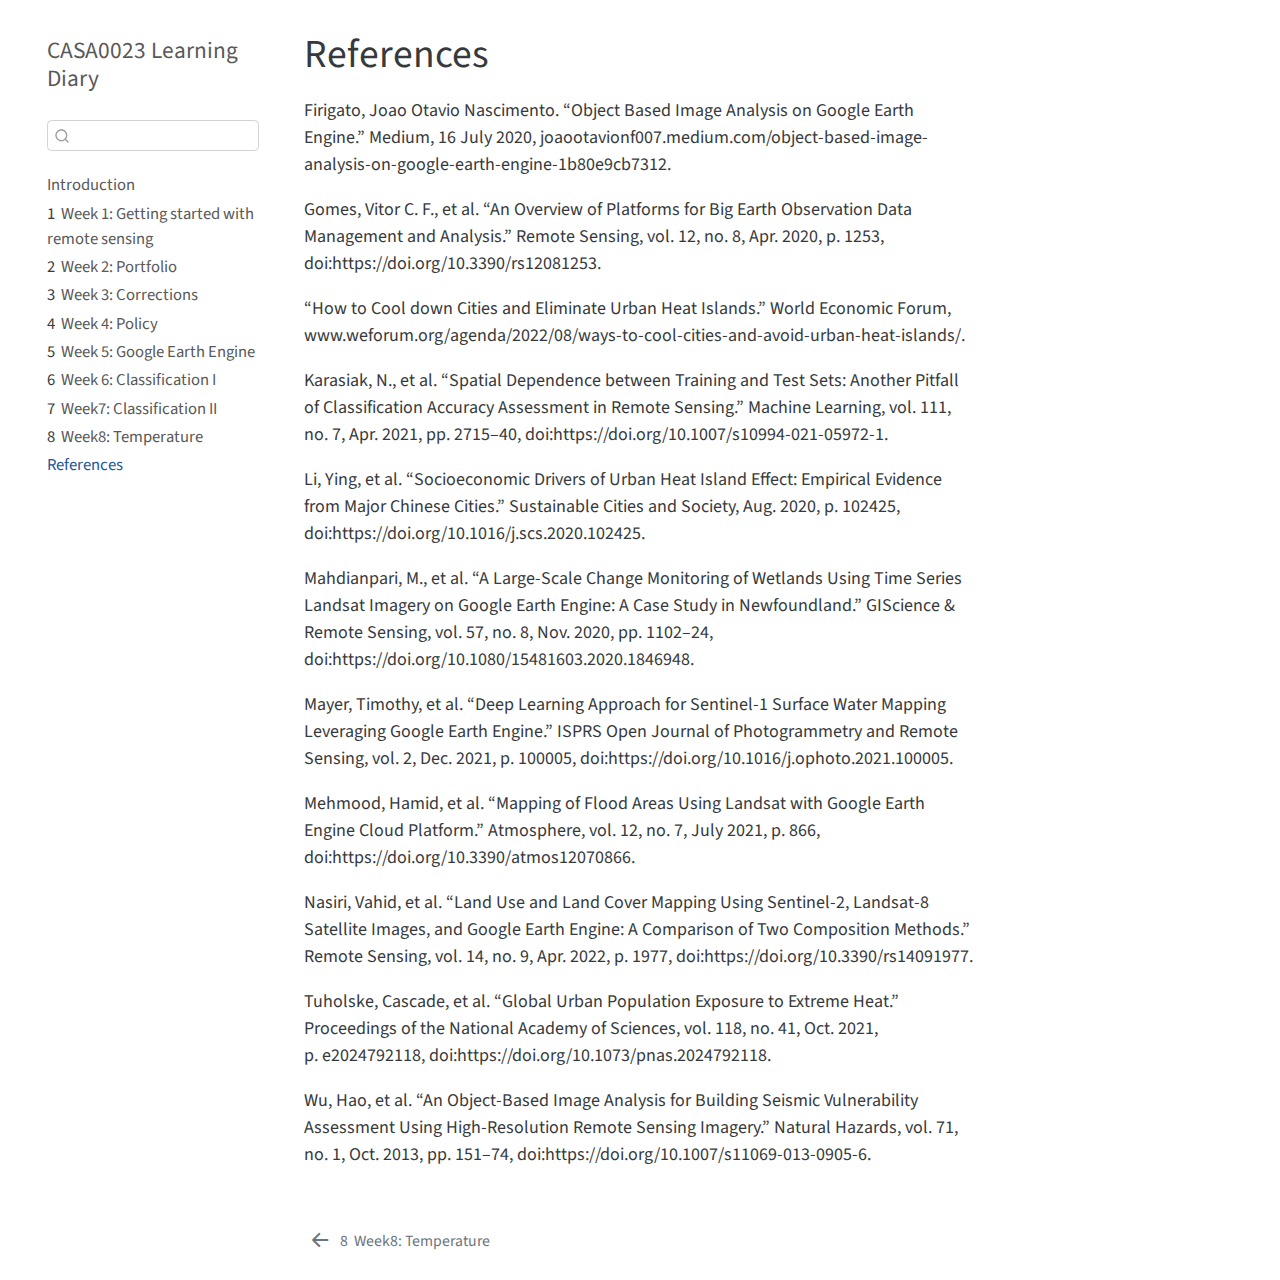
<file: docs/references.html>
<!DOCTYPE html>
<html xmlns="http://www.w3.org/1999/xhtml" lang="en" xml:lang="en"><head>

<meta charset="utf-8">
<meta name="generator" content="quarto-1.2.335">

<meta name="viewport" content="width=device-width, initial-scale=1.0, user-scalable=yes">


<title>CASA0023 Learning Diary - References</title>
<style>
code{white-space: pre-wrap;}
span.smallcaps{font-variant: small-caps;}
div.columns{display: flex; gap: min(4vw, 1.5em);}
div.column{flex: auto; overflow-x: auto;}
div.hanging-indent{margin-left: 1.5em; text-indent: -1.5em;}
ul.task-list{list-style: none;}
ul.task-list li input[type="checkbox"] {
  width: 0.8em;
  margin: 0 0.8em 0.2em -1.6em;
  vertical-align: middle;
}
</style>


<script src="site_libs/quarto-nav/quarto-nav.js"></script>
<script src="site_libs/quarto-nav/headroom.min.js"></script>
<script src="site_libs/clipboard/clipboard.min.js"></script>
<script src="site_libs/quarto-search/autocomplete.umd.js"></script>
<script src="site_libs/quarto-search/fuse.min.js"></script>
<script src="site_libs/quarto-search/quarto-search.js"></script>
<meta name="quarto:offset" content="./">
<link href="./week8.html" rel="prev">
<script src="site_libs/quarto-html/quarto.js"></script>
<script src="site_libs/quarto-html/popper.min.js"></script>
<script src="site_libs/quarto-html/tippy.umd.min.js"></script>
<script src="site_libs/quarto-html/anchor.min.js"></script>
<link href="site_libs/quarto-html/tippy.css" rel="stylesheet">
<link href="site_libs/quarto-html/quarto-syntax-highlighting.css" rel="stylesheet" id="quarto-text-highlighting-styles">
<script src="site_libs/bootstrap/bootstrap.min.js"></script>
<link href="site_libs/bootstrap/bootstrap-icons.css" rel="stylesheet">
<link href="site_libs/bootstrap/bootstrap.min.css" rel="stylesheet" id="quarto-bootstrap" data-mode="light">
<script id="quarto-search-options" type="application/json">{
  "location": "sidebar",
  "copy-button": false,
  "collapse-after": 3,
  "panel-placement": "start",
  "type": "textbox",
  "limit": 20,
  "language": {
    "search-no-results-text": "No results",
    "search-matching-documents-text": "matching documents",
    "search-copy-link-title": "Copy link to search",
    "search-hide-matches-text": "Hide additional matches",
    "search-more-match-text": "more match in this document",
    "search-more-matches-text": "more matches in this document",
    "search-clear-button-title": "Clear",
    "search-detached-cancel-button-title": "Cancel",
    "search-submit-button-title": "Submit"
  }
}</script>


</head>

<body class="nav-sidebar floating">

<div id="quarto-search-results"></div>
  <header id="quarto-header" class="headroom fixed-top">
  <nav class="quarto-secondary-nav" data-bs-toggle="collapse" data-bs-target="#quarto-sidebar" aria-controls="quarto-sidebar" aria-expanded="false" aria-label="Toggle sidebar navigation" onclick="if (window.quartoToggleHeadroom) { window.quartoToggleHeadroom(); }">
    <div class="container-fluid d-flex justify-content-between">
      <h1 class="quarto-secondary-nav-title">References</h1>
      <button type="button" class="quarto-btn-toggle btn" aria-label="Show secondary navigation">
        <i class="bi bi-chevron-right"></i>
      </button>
    </div>
  </nav>
</header>
<!-- content -->
<div id="quarto-content" class="quarto-container page-columns page-rows-contents page-layout-article">
<!-- sidebar -->
  <nav id="quarto-sidebar" class="sidebar collapse sidebar-navigation floating overflow-auto">
    <div class="pt-lg-2 mt-2 text-left sidebar-header">
    <div class="sidebar-title mb-0 py-0">
      <a href="./">CASA0023 Learning Diary</a> 
    </div>
      </div>
      <div class="mt-2 flex-shrink-0 align-items-center">
        <div class="sidebar-search">
        <div id="quarto-search" class="" title="Search"></div>
        </div>
      </div>
    <div class="sidebar-menu-container"> 
    <ul class="list-unstyled mt-1">
        <li class="sidebar-item">
  <div class="sidebar-item-container"> 
  <a href="./index.html" class="sidebar-item-text sidebar-link">Introduction</a>
  </div>
</li>
        <li class="sidebar-item">
  <div class="sidebar-item-container"> 
  <a href="./week1.html" class="sidebar-item-text sidebar-link"><span class="chapter-number">1</span>&nbsp; <span class="chapter-title">Week 1: Getting started with remote sensing</span></a>
  </div>
</li>
        <li class="sidebar-item">
  <div class="sidebar-item-container"> 
  <a href="./week2.html" class="sidebar-item-text sidebar-link"><span class="chapter-number">2</span>&nbsp; <span class="chapter-title">Week 2: Portfolio</span></a>
  </div>
</li>
        <li class="sidebar-item">
  <div class="sidebar-item-container"> 
  <a href="./week3.html" class="sidebar-item-text sidebar-link"><span class="chapter-number">3</span>&nbsp; <span class="chapter-title">Week 3: Corrections</span></a>
  </div>
</li>
        <li class="sidebar-item">
  <div class="sidebar-item-container"> 
  <a href="./week4.html" class="sidebar-item-text sidebar-link"><span class="chapter-number">4</span>&nbsp; <span class="chapter-title">Week 4: Policy</span></a>
  </div>
</li>
        <li class="sidebar-item">
  <div class="sidebar-item-container"> 
  <a href="./week5.html" class="sidebar-item-text sidebar-link"><span class="chapter-number">5</span>&nbsp; <span class="chapter-title">Week 5: Google Earth Engine</span></a>
  </div>
</li>
        <li class="sidebar-item">
  <div class="sidebar-item-container"> 
  <a href="./week6.html" class="sidebar-item-text sidebar-link"><span class="chapter-number">6</span>&nbsp; <span class="chapter-title">Week 6: Classification I</span></a>
  </div>
</li>
        <li class="sidebar-item">
  <div class="sidebar-item-container"> 
  <a href="./week7.html" class="sidebar-item-text sidebar-link"><span class="chapter-number">7</span>&nbsp; <span class="chapter-title">Week7: Classification II</span></a>
  </div>
</li>
        <li class="sidebar-item">
  <div class="sidebar-item-container"> 
  <a href="./week8.html" class="sidebar-item-text sidebar-link"><span class="chapter-number">8</span>&nbsp; <span class="chapter-title">Week8: Temperature</span></a>
  </div>
</li>
        <li class="sidebar-item">
  <div class="sidebar-item-container"> 
  <a href="./references.html" class="sidebar-item-text sidebar-link active">References</a>
  </div>
</li>
    </ul>
    </div>
</nav>
<!-- margin-sidebar -->
    <div id="quarto-margin-sidebar" class="sidebar margin-sidebar">
        
    </div>
<!-- main -->
<main class="content" id="quarto-document-content">

<header id="title-block-header" class="quarto-title-block default">
<div class="quarto-title">
<h1 class="title d-none d-lg-block">References</h1>
</div>



<div class="quarto-title-meta">

    
  
    
  </div>
  

</header>

<div>
<p>Firigato, Joao Otavio Nascimento. “Object Based Image Analysis on Google Earth Engine.” Medium, 16 July 2020, joaootavionf007.medium.com/object-based-image-analysis-on-google-earth-engine-1b80e9cb7312.</p>
<p>Gomes, Vitor C. F., et al.&nbsp;“An Overview of Platforms for Big Earth Observation Data Management and Analysis.” Remote Sensing, vol.&nbsp;12, no. 8, Apr.&nbsp;2020, p.&nbsp;1253, doi:https://doi.org/10.3390/rs12081253.</p>
<p>“How to Cool down Cities and Eliminate Urban Heat Islands.” World Economic Forum, www.weforum.org/agenda/2022/08/ways-to-cool-cities-and-avoid-urban-heat-islands/.</p>
<p>Karasiak, N., et al.&nbsp;“Spatial Dependence between Training and Test Sets: Another Pitfall of Classification Accuracy Assessment in Remote Sensing.” Machine Learning, vol.&nbsp;111, no. 7, Apr.&nbsp;2021, pp.&nbsp;2715–40, doi:https://doi.org/10.1007/s10994-021-05972-1.</p>
<div>
<p>Li, Ying, et al.&nbsp;“Socioeconomic Drivers of Urban Heat Island Effect: Empirical Evidence from Major Chinese Cities.” Sustainable Cities and Society, Aug.&nbsp;2020, p.&nbsp;102425, doi:https://doi.org/10.1016/j.scs.2020.102425.</p>
<p>Mahdianpari, M., et al.&nbsp;“A Large-Scale Change Monitoring of Wetlands Using Time Series Landsat Imagery on Google Earth Engine: A Case Study in Newfoundland.” GIScience &amp; Remote Sensing, vol.&nbsp;57, no. 8, Nov.&nbsp;2020, pp.&nbsp;1102–24, doi:https://doi.org/10.1080/15481603.2020.1846948.</p>
<p>Mayer, Timothy, et al.&nbsp;“Deep Learning Approach for Sentinel-1 Surface Water Mapping Leveraging Google Earth Engine.” ISPRS Open Journal of Photogrammetry and Remote Sensing, vol.&nbsp;2, Dec.&nbsp;2021, p.&nbsp;100005, doi:https://doi.org/10.1016/j.ophoto.2021.100005.</p>
<p>Mehmood, Hamid, et al.&nbsp;“Mapping of Flood Areas Using Landsat with Google Earth Engine Cloud Platform.” Atmosphere, vol.&nbsp;12, no. 7, July 2021, p.&nbsp;866, doi:https://doi.org/10.3390/atmos12070866.</p>
<p>Nasiri, Vahid, et al.&nbsp;“Land Use and Land Cover Mapping Using Sentinel-2, Landsat-8 Satellite Images, and Google Earth Engine: A Comparison of Two Composition Methods.” Remote Sensing, vol.&nbsp;14, no. 9, Apr.&nbsp;2022, p.&nbsp;1977, doi:https://doi.org/10.3390/rs14091977.</p>
<p>Tuholske, Cascade, et al.&nbsp;“Global Urban Population Exposure to Extreme Heat.” Proceedings of the National Academy of Sciences, vol.&nbsp;118, no. 41, Oct.&nbsp;2021, p.&nbsp;e2024792118, doi:https://doi.org/10.1073/pnas.2024792118.</p>
<p>Wu, Hao, et al.&nbsp;“An Object-Based Image Analysis for Building Seismic Vulnerability Assessment Using High-Resolution Remote Sensing Imagery.” Natural Hazards, vol.&nbsp;71, no. 1, Oct.&nbsp;2013, pp.&nbsp;151–74, doi:https://doi.org/10.1007/s11069-013-0905-6.</p>
</div>
</div>



</main> <!-- /main -->
<script id="quarto-html-after-body" type="application/javascript">
window.document.addEventListener("DOMContentLoaded", function (event) {
  const toggleBodyColorMode = (bsSheetEl) => {
    const mode = bsSheetEl.getAttribute("data-mode");
    const bodyEl = window.document.querySelector("body");
    if (mode === "dark") {
      bodyEl.classList.add("quarto-dark");
      bodyEl.classList.remove("quarto-light");
    } else {
      bodyEl.classList.add("quarto-light");
      bodyEl.classList.remove("quarto-dark");
    }
  }
  const toggleBodyColorPrimary = () => {
    const bsSheetEl = window.document.querySelector("link#quarto-bootstrap");
    if (bsSheetEl) {
      toggleBodyColorMode(bsSheetEl);
    }
  }
  toggleBodyColorPrimary();  
  const icon = "";
  const anchorJS = new window.AnchorJS();
  anchorJS.options = {
    placement: 'right',
    icon: icon
  };
  anchorJS.add('.anchored');
  const clipboard = new window.ClipboardJS('.code-copy-button', {
    target: function(trigger) {
      return trigger.previousElementSibling;
    }
  });
  clipboard.on('success', function(e) {
    // button target
    const button = e.trigger;
    // don't keep focus
    button.blur();
    // flash "checked"
    button.classList.add('code-copy-button-checked');
    var currentTitle = button.getAttribute("title");
    button.setAttribute("title", "Copied!");
    let tooltip;
    if (window.bootstrap) {
      button.setAttribute("data-bs-toggle", "tooltip");
      button.setAttribute("data-bs-placement", "left");
      button.setAttribute("data-bs-title", "Copied!");
      tooltip = new bootstrap.Tooltip(button, 
        { trigger: "manual", 
          customClass: "code-copy-button-tooltip",
          offset: [0, -8]});
      tooltip.show();    
    }
    setTimeout(function() {
      if (tooltip) {
        tooltip.hide();
        button.removeAttribute("data-bs-title");
        button.removeAttribute("data-bs-toggle");
        button.removeAttribute("data-bs-placement");
      }
      button.setAttribute("title", currentTitle);
      button.classList.remove('code-copy-button-checked');
    }, 1000);
    // clear code selection
    e.clearSelection();
  });
  function tippyHover(el, contentFn) {
    const config = {
      allowHTML: true,
      content: contentFn,
      maxWidth: 500,
      delay: 100,
      arrow: false,
      appendTo: function(el) {
          return el.parentElement;
      },
      interactive: true,
      interactiveBorder: 10,
      theme: 'quarto',
      placement: 'bottom-start'
    };
    window.tippy(el, config); 
  }
  const noterefs = window.document.querySelectorAll('a[role="doc-noteref"]');
  for (var i=0; i<noterefs.length; i++) {
    const ref = noterefs[i];
    tippyHover(ref, function() {
      // use id or data attribute instead here
      let href = ref.getAttribute('data-footnote-href') || ref.getAttribute('href');
      try { href = new URL(href).hash; } catch {}
      const id = href.replace(/^#\/?/, "");
      const note = window.document.getElementById(id);
      return note.innerHTML;
    });
  }
  const findCites = (el) => {
    const parentEl = el.parentElement;
    if (parentEl) {
      const cites = parentEl.dataset.cites;
      if (cites) {
        return {
          el,
          cites: cites.split(' ')
        };
      } else {
        return findCites(el.parentElement)
      }
    } else {
      return undefined;
    }
  };
  var bibliorefs = window.document.querySelectorAll('a[role="doc-biblioref"]');
  for (var i=0; i<bibliorefs.length; i++) {
    const ref = bibliorefs[i];
    const citeInfo = findCites(ref);
    if (citeInfo) {
      tippyHover(citeInfo.el, function() {
        var popup = window.document.createElement('div');
        citeInfo.cites.forEach(function(cite) {
          var citeDiv = window.document.createElement('div');
          citeDiv.classList.add('hanging-indent');
          citeDiv.classList.add('csl-entry');
          var biblioDiv = window.document.getElementById('ref-' + cite);
          if (biblioDiv) {
            citeDiv.innerHTML = biblioDiv.innerHTML;
          }
          popup.appendChild(citeDiv);
        });
        return popup.innerHTML;
      });
    }
  }
});
</script>
<nav class="page-navigation">
  <div class="nav-page nav-page-previous">
      <a href="./week8.html" class="pagination-link">
        <i class="bi bi-arrow-left-short"></i> <span class="nav-page-text"><span class="chapter-number">8</span>&nbsp; <span class="chapter-title">Week8: Temperature</span></span>
      </a>          
  </div>
  <div class="nav-page nav-page-next">
  </div>
</nav>
</div> <!-- /content -->



</body></html>
</file>
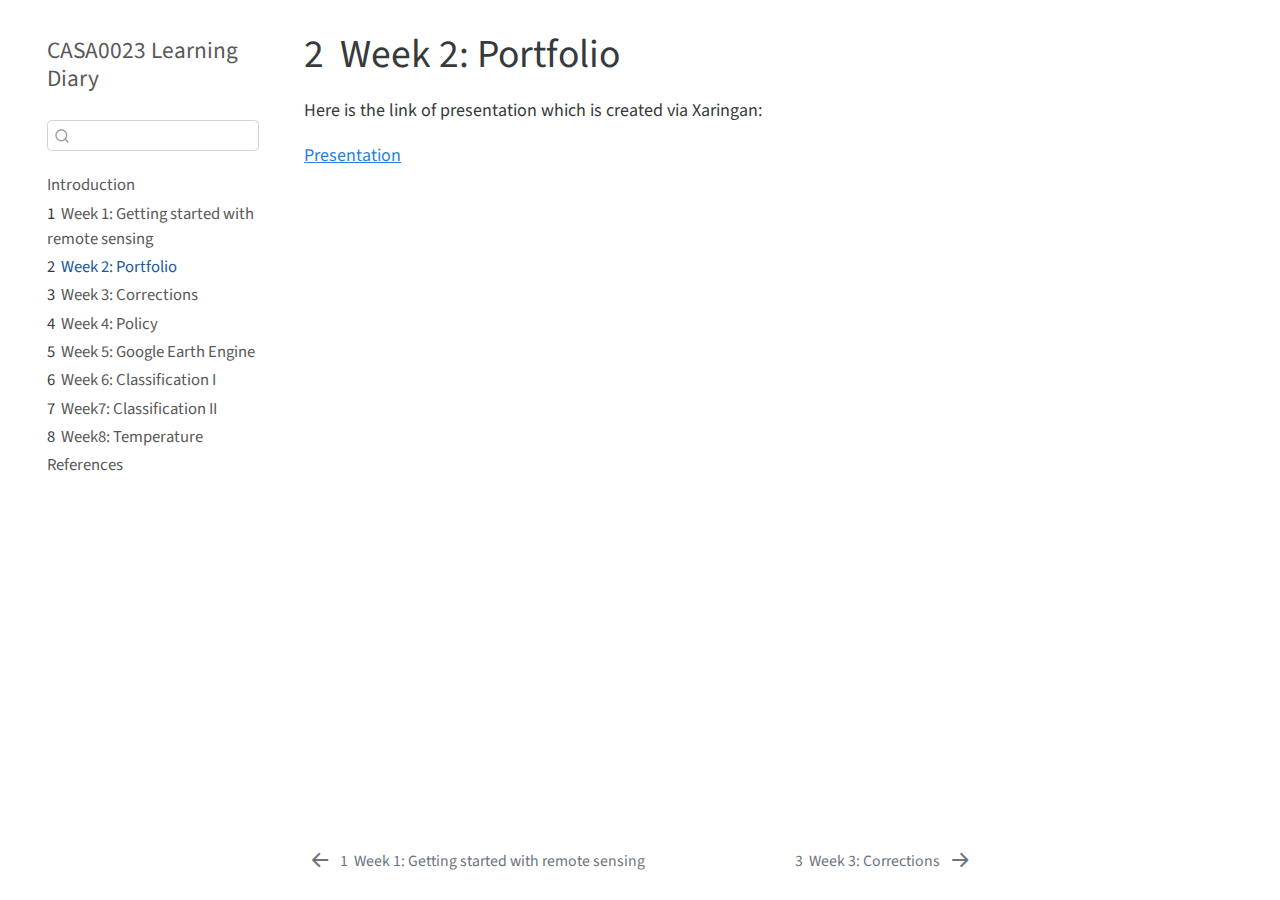
<file: docs/week2.html>
<!DOCTYPE html>
<html xmlns="http://www.w3.org/1999/xhtml" lang="en" xml:lang="en"><head>

<meta charset="utf-8">
<meta name="generator" content="quarto-1.2.335">

<meta name="viewport" content="width=device-width, initial-scale=1.0, user-scalable=yes">


<title>CASA0023 Learning Diary - 2&nbsp; Week 2: Portfolio</title>
<style>
code{white-space: pre-wrap;}
span.smallcaps{font-variant: small-caps;}
div.columns{display: flex; gap: min(4vw, 1.5em);}
div.column{flex: auto; overflow-x: auto;}
div.hanging-indent{margin-left: 1.5em; text-indent: -1.5em;}
ul.task-list{list-style: none;}
ul.task-list li input[type="checkbox"] {
  width: 0.8em;
  margin: 0 0.8em 0.2em -1.6em;
  vertical-align: middle;
}
</style>


<script src="site_libs/quarto-nav/quarto-nav.js"></script>
<script src="site_libs/quarto-nav/headroom.min.js"></script>
<script src="site_libs/clipboard/clipboard.min.js"></script>
<script src="site_libs/quarto-search/autocomplete.umd.js"></script>
<script src="site_libs/quarto-search/fuse.min.js"></script>
<script src="site_libs/quarto-search/quarto-search.js"></script>
<meta name="quarto:offset" content="./">
<link href="./week3.html" rel="next">
<link href="./week1.html" rel="prev">
<script src="site_libs/quarto-html/quarto.js"></script>
<script src="site_libs/quarto-html/popper.min.js"></script>
<script src="site_libs/quarto-html/tippy.umd.min.js"></script>
<script src="site_libs/quarto-html/anchor.min.js"></script>
<link href="site_libs/quarto-html/tippy.css" rel="stylesheet">
<link href="site_libs/quarto-html/quarto-syntax-highlighting.css" rel="stylesheet" id="quarto-text-highlighting-styles">
<script src="site_libs/bootstrap/bootstrap.min.js"></script>
<link href="site_libs/bootstrap/bootstrap-icons.css" rel="stylesheet">
<link href="site_libs/bootstrap/bootstrap.min.css" rel="stylesheet" id="quarto-bootstrap" data-mode="light">
<script id="quarto-search-options" type="application/json">{
  "location": "sidebar",
  "copy-button": false,
  "collapse-after": 3,
  "panel-placement": "start",
  "type": "textbox",
  "limit": 20,
  "language": {
    "search-no-results-text": "No results",
    "search-matching-documents-text": "matching documents",
    "search-copy-link-title": "Copy link to search",
    "search-hide-matches-text": "Hide additional matches",
    "search-more-match-text": "more match in this document",
    "search-more-matches-text": "more matches in this document",
    "search-clear-button-title": "Clear",
    "search-detached-cancel-button-title": "Cancel",
    "search-submit-button-title": "Submit"
  }
}</script>


</head>

<body class="nav-sidebar floating">

<div id="quarto-search-results"></div>
  <header id="quarto-header" class="headroom fixed-top">
  <nav class="quarto-secondary-nav" data-bs-toggle="collapse" data-bs-target="#quarto-sidebar" aria-controls="quarto-sidebar" aria-expanded="false" aria-label="Toggle sidebar navigation" onclick="if (window.quartoToggleHeadroom) { window.quartoToggleHeadroom(); }">
    <div class="container-fluid d-flex justify-content-between">
      <h1 class="quarto-secondary-nav-title"><span class="chapter-number">2</span>&nbsp; <span class="chapter-title">Week 2: Portfolio</span></h1>
      <button type="button" class="quarto-btn-toggle btn" aria-label="Show secondary navigation">
        <i class="bi bi-chevron-right"></i>
      </button>
    </div>
  </nav>
</header>
<!-- content -->
<div id="quarto-content" class="quarto-container page-columns page-rows-contents page-layout-article">
<!-- sidebar -->
  <nav id="quarto-sidebar" class="sidebar collapse sidebar-navigation floating overflow-auto">
    <div class="pt-lg-2 mt-2 text-left sidebar-header">
    <div class="sidebar-title mb-0 py-0">
      <a href="./">CASA0023 Learning Diary</a> 
    </div>
      </div>
      <div class="mt-2 flex-shrink-0 align-items-center">
        <div class="sidebar-search">
        <div id="quarto-search" class="" title="Search"></div>
        </div>
      </div>
    <div class="sidebar-menu-container"> 
    <ul class="list-unstyled mt-1">
        <li class="sidebar-item">
  <div class="sidebar-item-container"> 
  <a href="./index.html" class="sidebar-item-text sidebar-link">Introduction</a>
  </div>
</li>
        <li class="sidebar-item">
  <div class="sidebar-item-container"> 
  <a href="./week1.html" class="sidebar-item-text sidebar-link"><span class="chapter-number">1</span>&nbsp; <span class="chapter-title">Week 1: Getting started with remote sensing</span></a>
  </div>
</li>
        <li class="sidebar-item">
  <div class="sidebar-item-container"> 
  <a href="./week2.html" class="sidebar-item-text sidebar-link active"><span class="chapter-number">2</span>&nbsp; <span class="chapter-title">Week 2: Portfolio</span></a>
  </div>
</li>
        <li class="sidebar-item">
  <div class="sidebar-item-container"> 
  <a href="./week3.html" class="sidebar-item-text sidebar-link"><span class="chapter-number">3</span>&nbsp; <span class="chapter-title">Week 3: Corrections</span></a>
  </div>
</li>
        <li class="sidebar-item">
  <div class="sidebar-item-container"> 
  <a href="./week4.html" class="sidebar-item-text sidebar-link"><span class="chapter-number">4</span>&nbsp; <span class="chapter-title">Week 4: Policy</span></a>
  </div>
</li>
        <li class="sidebar-item">
  <div class="sidebar-item-container"> 
  <a href="./week5.html" class="sidebar-item-text sidebar-link"><span class="chapter-number">5</span>&nbsp; <span class="chapter-title">Week 5: Google Earth Engine</span></a>
  </div>
</li>
        <li class="sidebar-item">
  <div class="sidebar-item-container"> 
  <a href="./week6.html" class="sidebar-item-text sidebar-link"><span class="chapter-number">6</span>&nbsp; <span class="chapter-title">Week 6: Classification I</span></a>
  </div>
</li>
        <li class="sidebar-item">
  <div class="sidebar-item-container"> 
  <a href="./week7.html" class="sidebar-item-text sidebar-link"><span class="chapter-number">7</span>&nbsp; <span class="chapter-title">Week7: Classification II</span></a>
  </div>
</li>
        <li class="sidebar-item">
  <div class="sidebar-item-container"> 
  <a href="./week8.html" class="sidebar-item-text sidebar-link"><span class="chapter-number">8</span>&nbsp; <span class="chapter-title">Week8: Temperature</span></a>
  </div>
</li>
        <li class="sidebar-item">
  <div class="sidebar-item-container"> 
  <a href="./references.html" class="sidebar-item-text sidebar-link">References</a>
  </div>
</li>
    </ul>
    </div>
</nav>
<!-- margin-sidebar -->
    <div id="quarto-margin-sidebar" class="sidebar margin-sidebar">
        
    </div>
<!-- main -->
<main class="content" id="quarto-document-content">

<header id="title-block-header" class="quarto-title-block default">
<div class="quarto-title">
<h1 class="title d-none d-lg-block"><span class="chapter-number">2</span>&nbsp; <span class="chapter-title">Week 2: Portfolio</span></h1>
</div>



<div class="quarto-title-meta">

    
  
    
  </div>
  

</header>

<p>Here is the link of presentation which is created via Xaringan:</p>
<p><a href="https://GIScodingMo.github.io/week2_xaringan">Presentation</a></p>



</main> <!-- /main -->
<script id="quarto-html-after-body" type="application/javascript">
window.document.addEventListener("DOMContentLoaded", function (event) {
  const toggleBodyColorMode = (bsSheetEl) => {
    const mode = bsSheetEl.getAttribute("data-mode");
    const bodyEl = window.document.querySelector("body");
    if (mode === "dark") {
      bodyEl.classList.add("quarto-dark");
      bodyEl.classList.remove("quarto-light");
    } else {
      bodyEl.classList.add("quarto-light");
      bodyEl.classList.remove("quarto-dark");
    }
  }
  const toggleBodyColorPrimary = () => {
    const bsSheetEl = window.document.querySelector("link#quarto-bootstrap");
    if (bsSheetEl) {
      toggleBodyColorMode(bsSheetEl);
    }
  }
  toggleBodyColorPrimary();  
  const icon = "";
  const anchorJS = new window.AnchorJS();
  anchorJS.options = {
    placement: 'right',
    icon: icon
  };
  anchorJS.add('.anchored');
  const clipboard = new window.ClipboardJS('.code-copy-button', {
    target: function(trigger) {
      return trigger.previousElementSibling;
    }
  });
  clipboard.on('success', function(e) {
    // button target
    const button = e.trigger;
    // don't keep focus
    button.blur();
    // flash "checked"
    button.classList.add('code-copy-button-checked');
    var currentTitle = button.getAttribute("title");
    button.setAttribute("title", "Copied!");
    let tooltip;
    if (window.bootstrap) {
      button.setAttribute("data-bs-toggle", "tooltip");
      button.setAttribute("data-bs-placement", "left");
      button.setAttribute("data-bs-title", "Copied!");
      tooltip = new bootstrap.Tooltip(button, 
        { trigger: "manual", 
          customClass: "code-copy-button-tooltip",
          offset: [0, -8]});
      tooltip.show();    
    }
    setTimeout(function() {
      if (tooltip) {
        tooltip.hide();
        button.removeAttribute("data-bs-title");
        button.removeAttribute("data-bs-toggle");
        button.removeAttribute("data-bs-placement");
      }
      button.setAttribute("title", currentTitle);
      button.classList.remove('code-copy-button-checked');
    }, 1000);
    // clear code selection
    e.clearSelection();
  });
  function tippyHover(el, contentFn) {
    const config = {
      allowHTML: true,
      content: contentFn,
      maxWidth: 500,
      delay: 100,
      arrow: false,
      appendTo: function(el) {
          return el.parentElement;
      },
      interactive: true,
      interactiveBorder: 10,
      theme: 'quarto',
      placement: 'bottom-start'
    };
    window.tippy(el, config); 
  }
  const noterefs = window.document.querySelectorAll('a[role="doc-noteref"]');
  for (var i=0; i<noterefs.length; i++) {
    const ref = noterefs[i];
    tippyHover(ref, function() {
      // use id or data attribute instead here
      let href = ref.getAttribute('data-footnote-href') || ref.getAttribute('href');
      try { href = new URL(href).hash; } catch {}
      const id = href.replace(/^#\/?/, "");
      const note = window.document.getElementById(id);
      return note.innerHTML;
    });
  }
  const findCites = (el) => {
    const parentEl = el.parentElement;
    if (parentEl) {
      const cites = parentEl.dataset.cites;
      if (cites) {
        return {
          el,
          cites: cites.split(' ')
        };
      } else {
        return findCites(el.parentElement)
      }
    } else {
      return undefined;
    }
  };
  var bibliorefs = window.document.querySelectorAll('a[role="doc-biblioref"]');
  for (var i=0; i<bibliorefs.length; i++) {
    const ref = bibliorefs[i];
    const citeInfo = findCites(ref);
    if (citeInfo) {
      tippyHover(citeInfo.el, function() {
        var popup = window.document.createElement('div');
        citeInfo.cites.forEach(function(cite) {
          var citeDiv = window.document.createElement('div');
          citeDiv.classList.add('hanging-indent');
          citeDiv.classList.add('csl-entry');
          var biblioDiv = window.document.getElementById('ref-' + cite);
          if (biblioDiv) {
            citeDiv.innerHTML = biblioDiv.innerHTML;
          }
          popup.appendChild(citeDiv);
        });
        return popup.innerHTML;
      });
    }
  }
});
</script>
<nav class="page-navigation">
  <div class="nav-page nav-page-previous">
      <a href="./week1.html" class="pagination-link">
        <i class="bi bi-arrow-left-short"></i> <span class="nav-page-text"><span class="chapter-number">1</span>&nbsp; <span class="chapter-title">Week 1: Getting started with remote sensing</span></span>
      </a>          
  </div>
  <div class="nav-page nav-page-next">
      <a href="./week3.html" class="pagination-link">
        <span class="nav-page-text"><span class="chapter-number">3</span>&nbsp; <span class="chapter-title">Week 3: Corrections</span></span> <i class="bi bi-arrow-right-short"></i>
      </a>
  </div>
</nav>
</div> <!-- /content -->



</body></html>
</file>
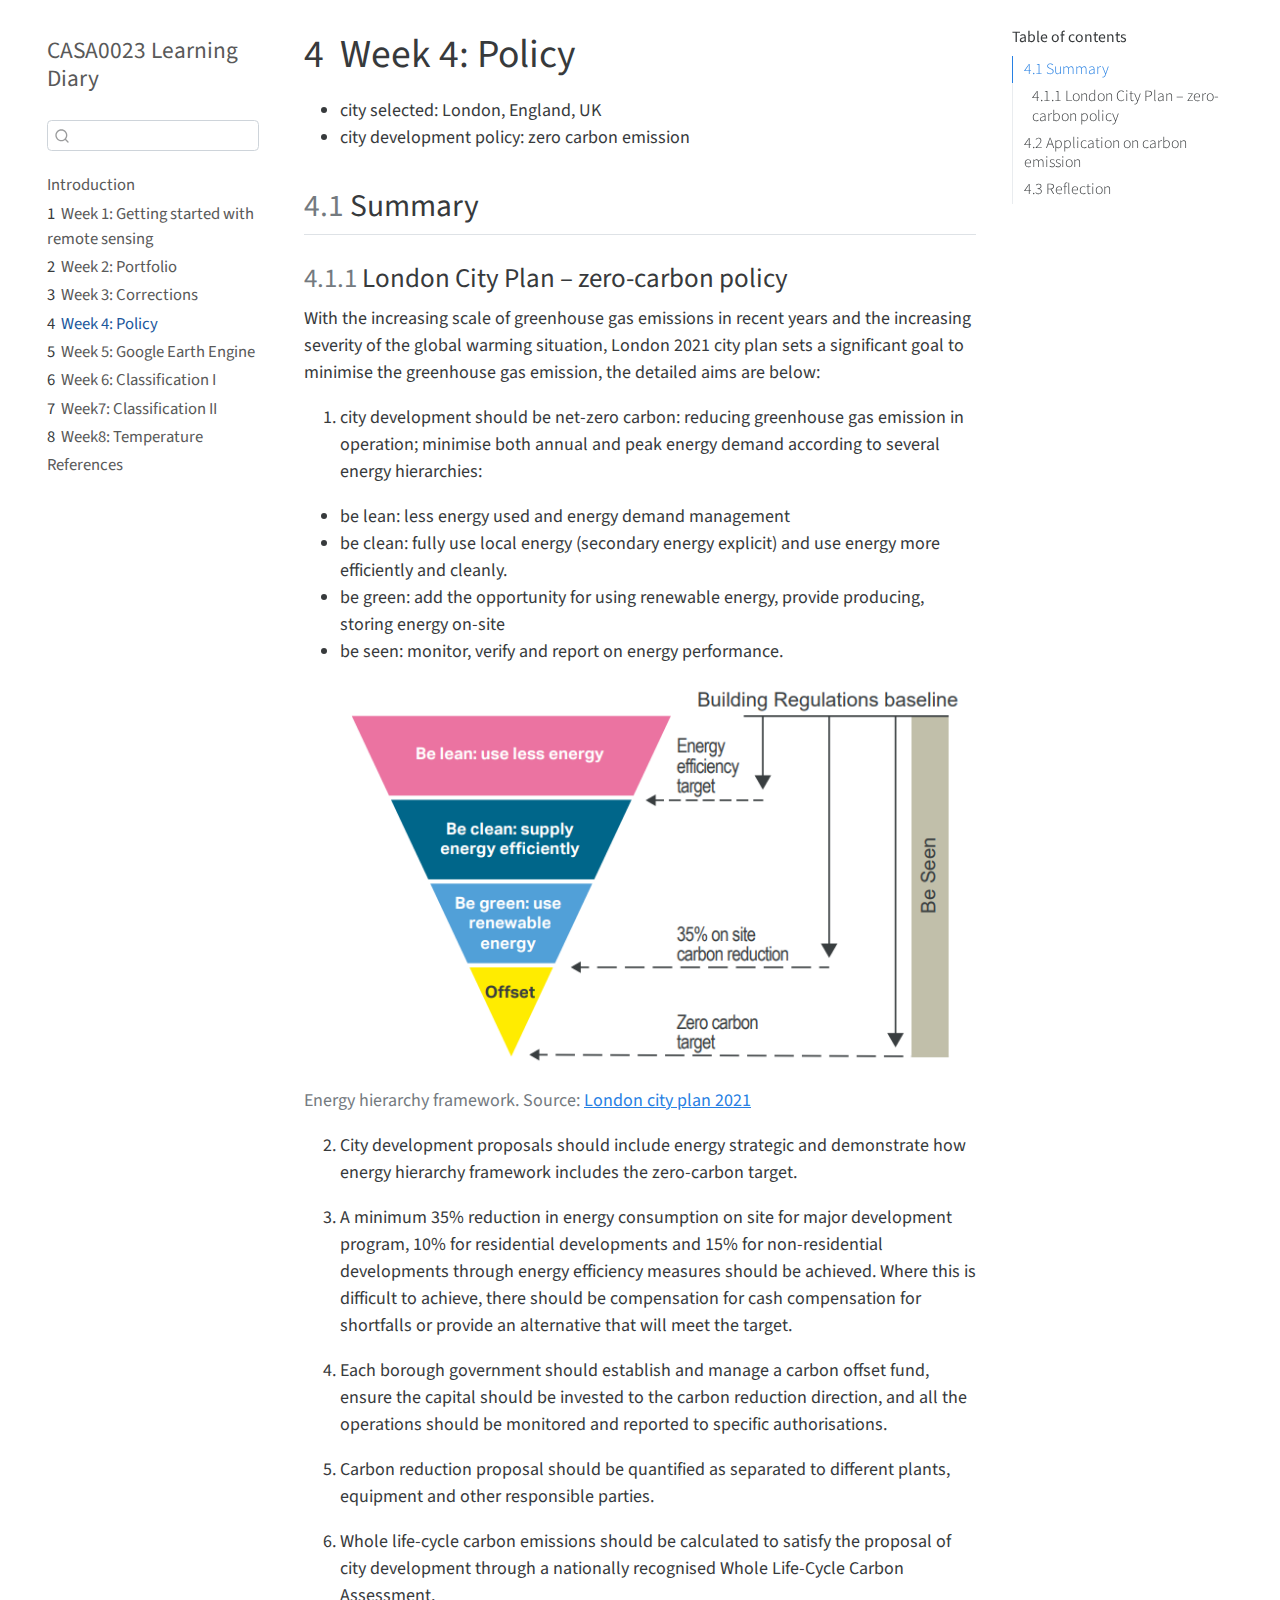
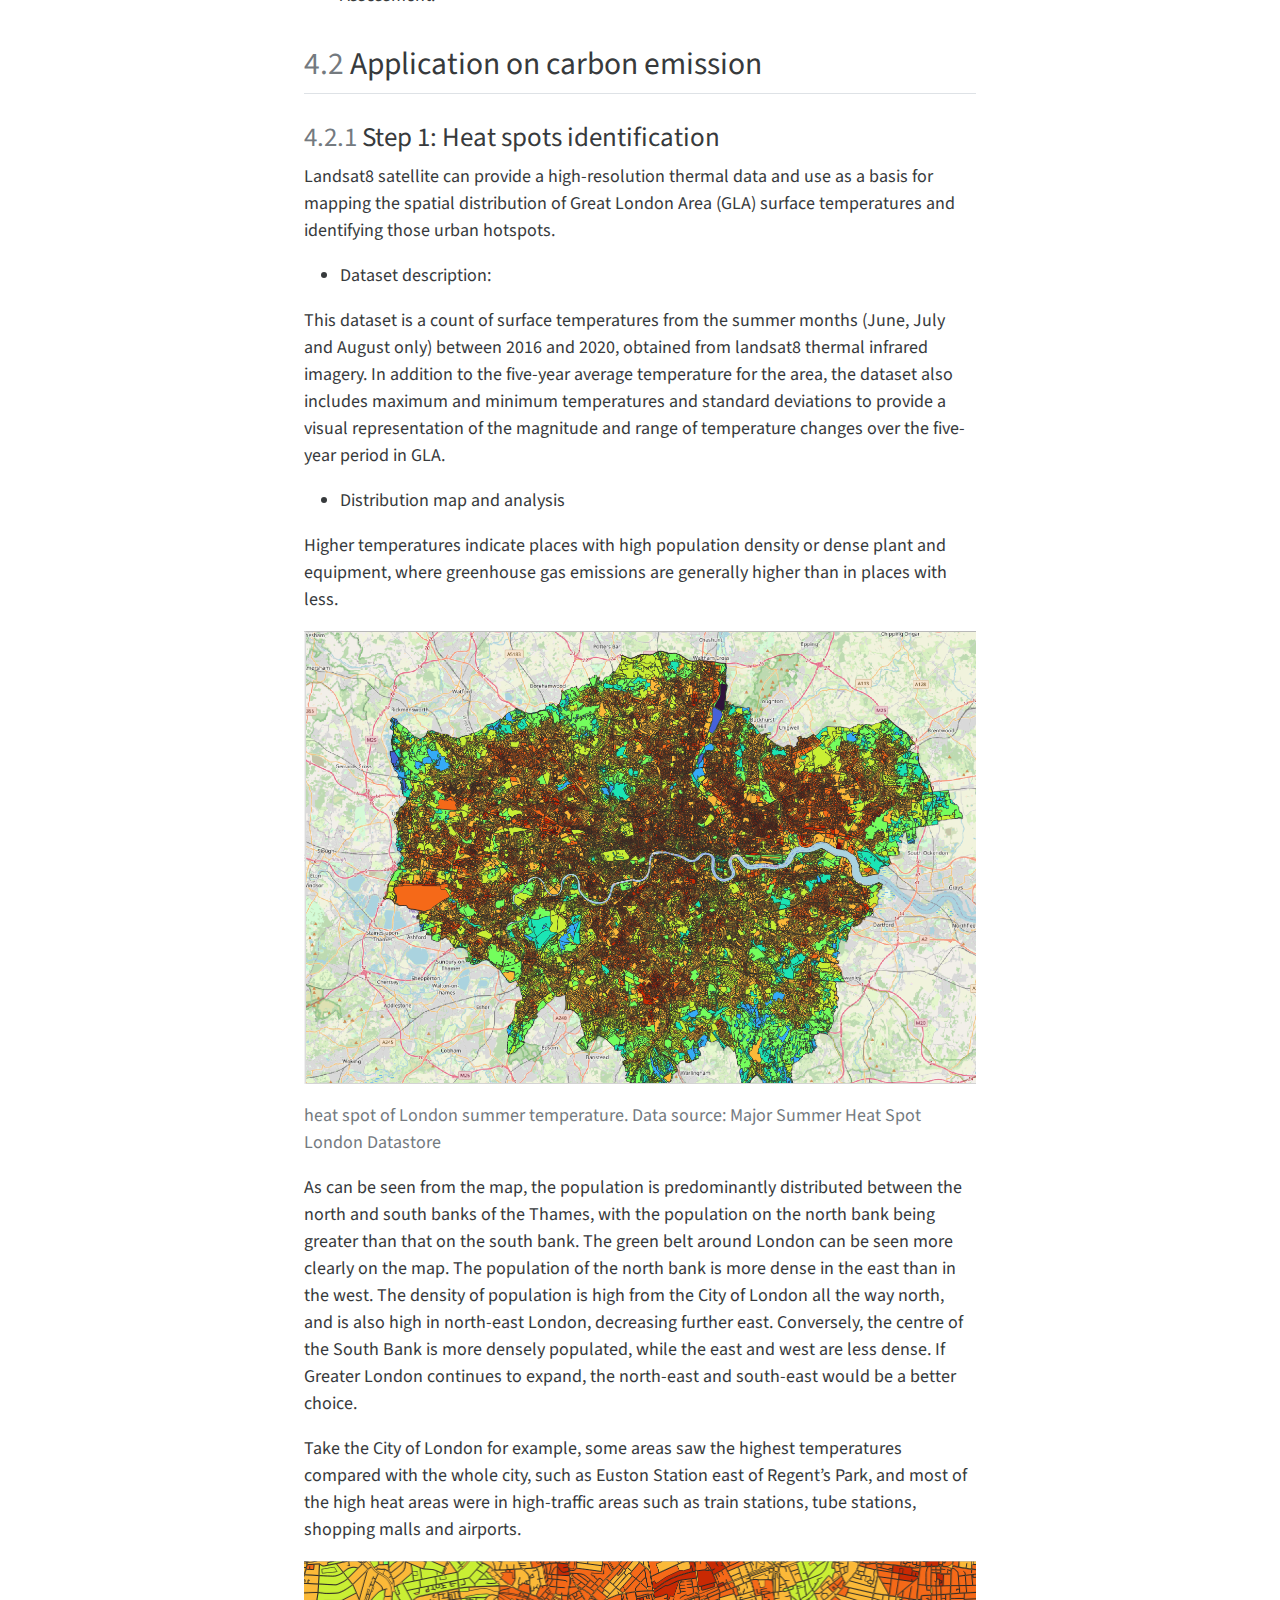
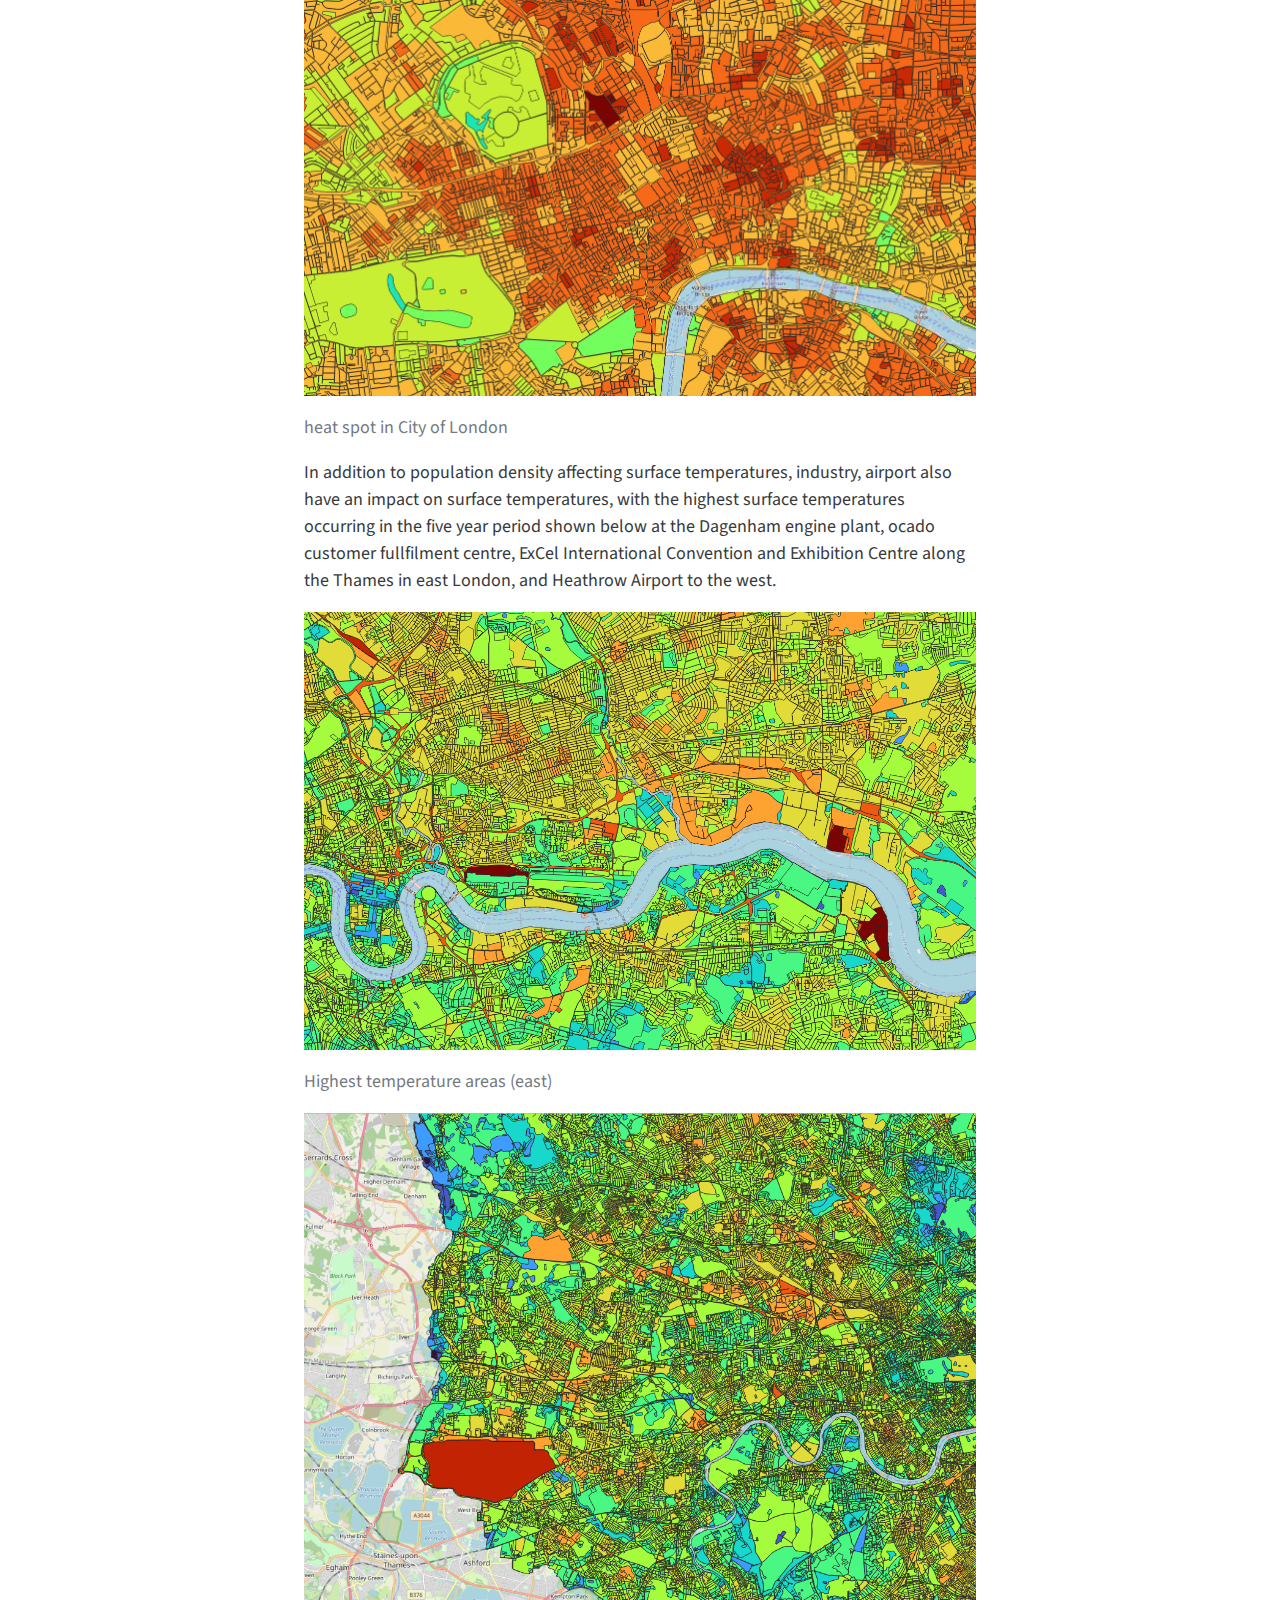
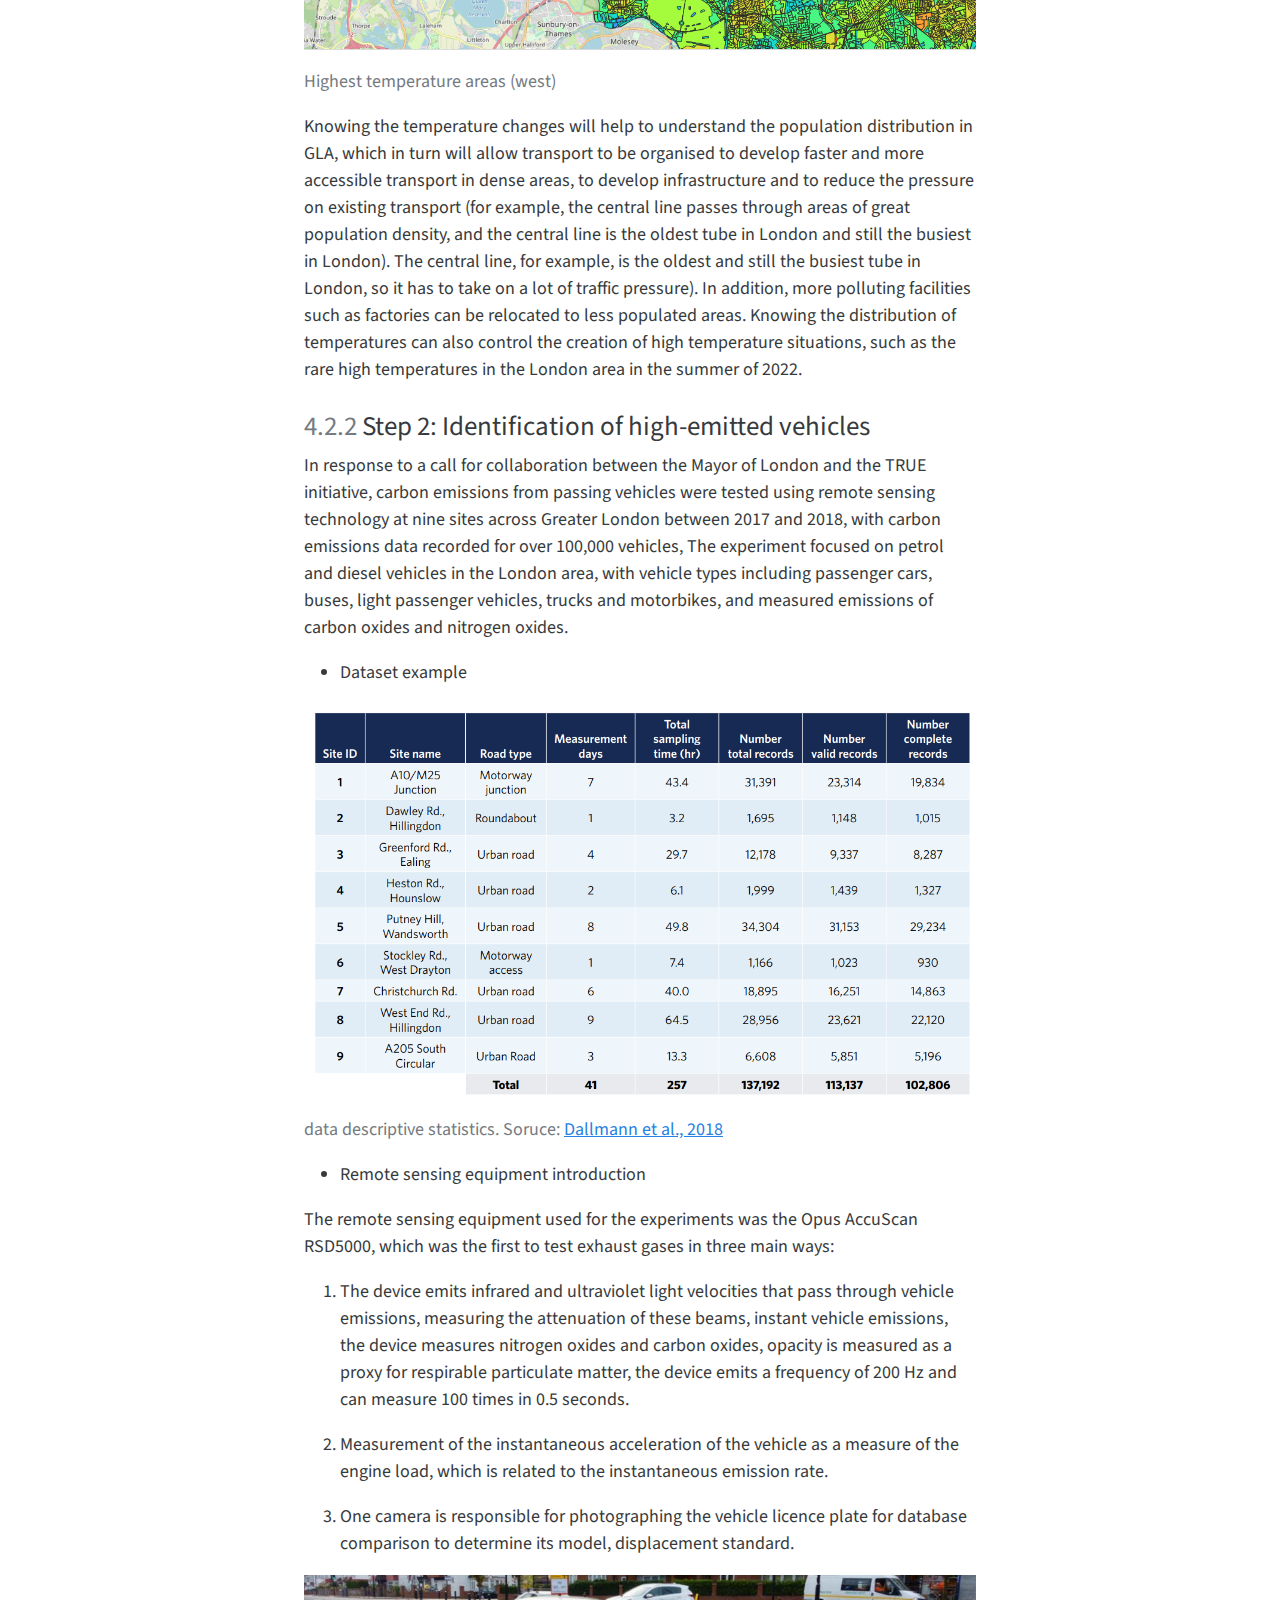
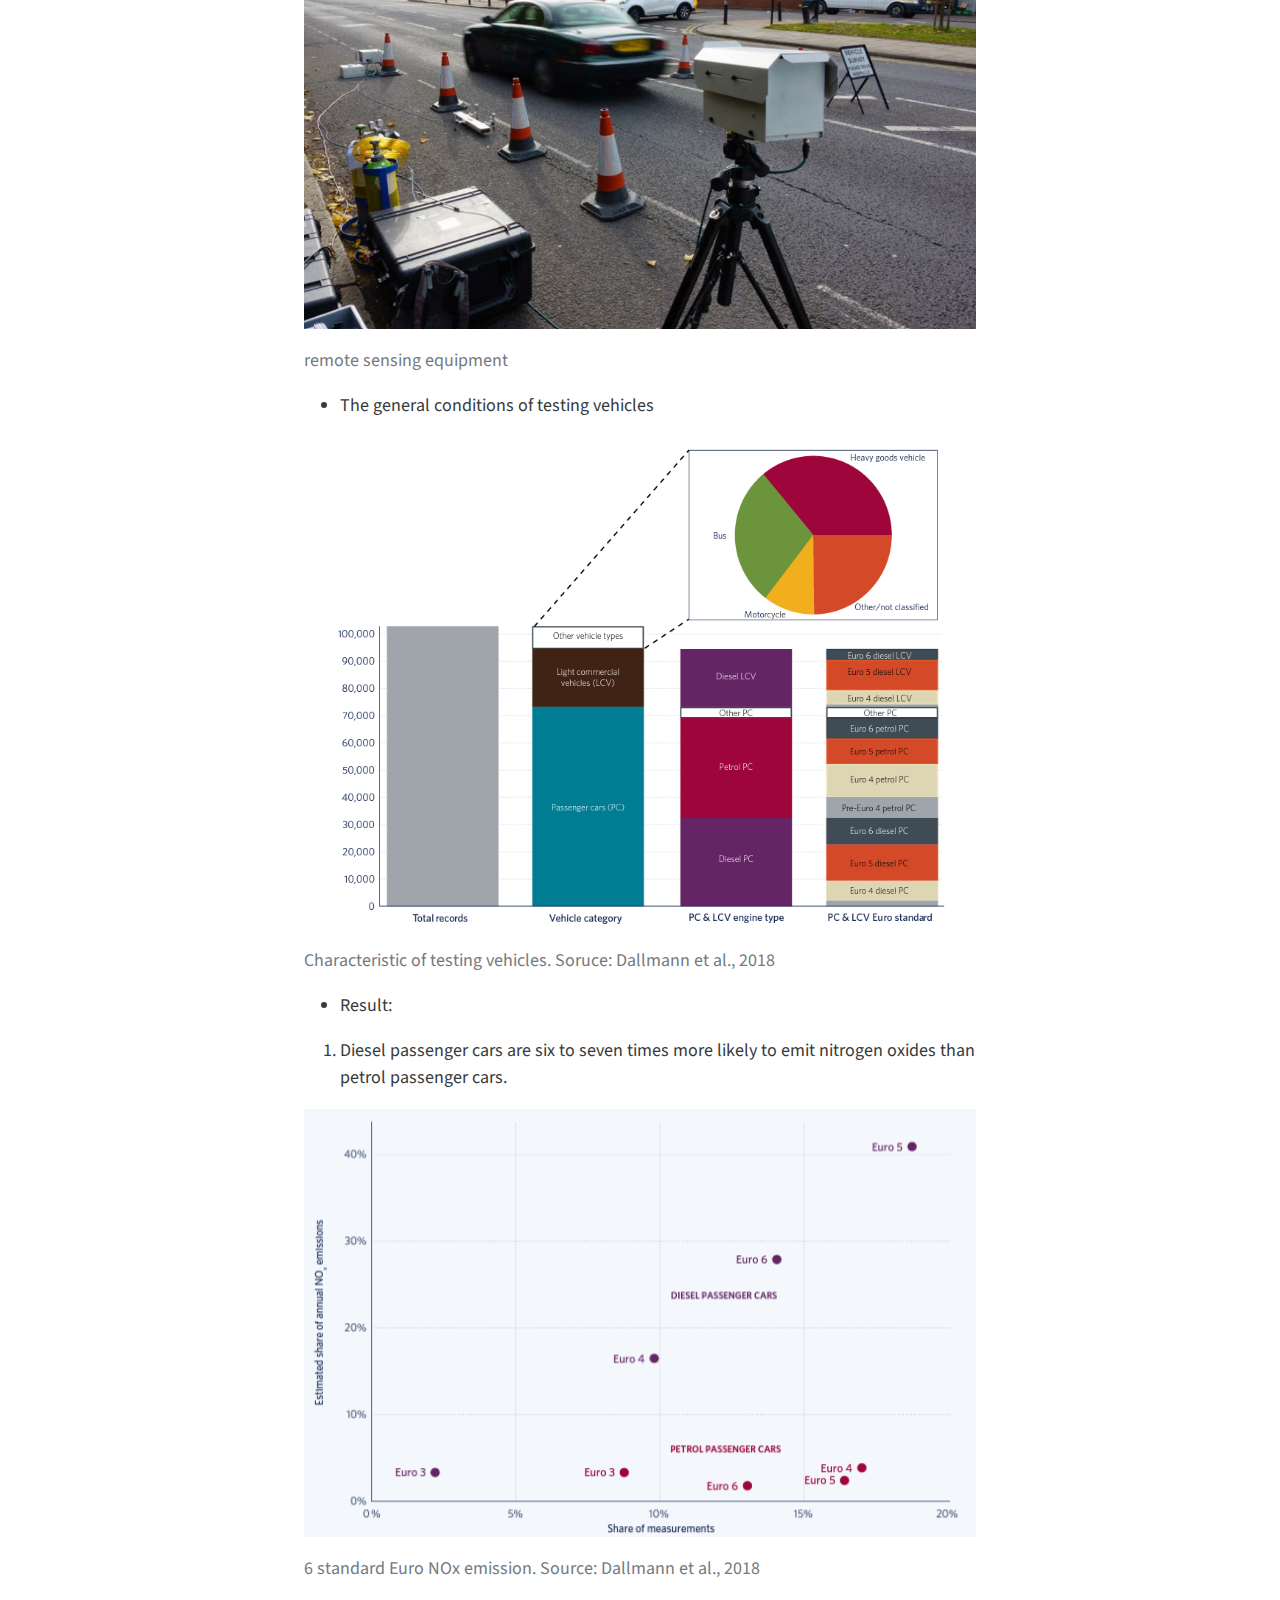
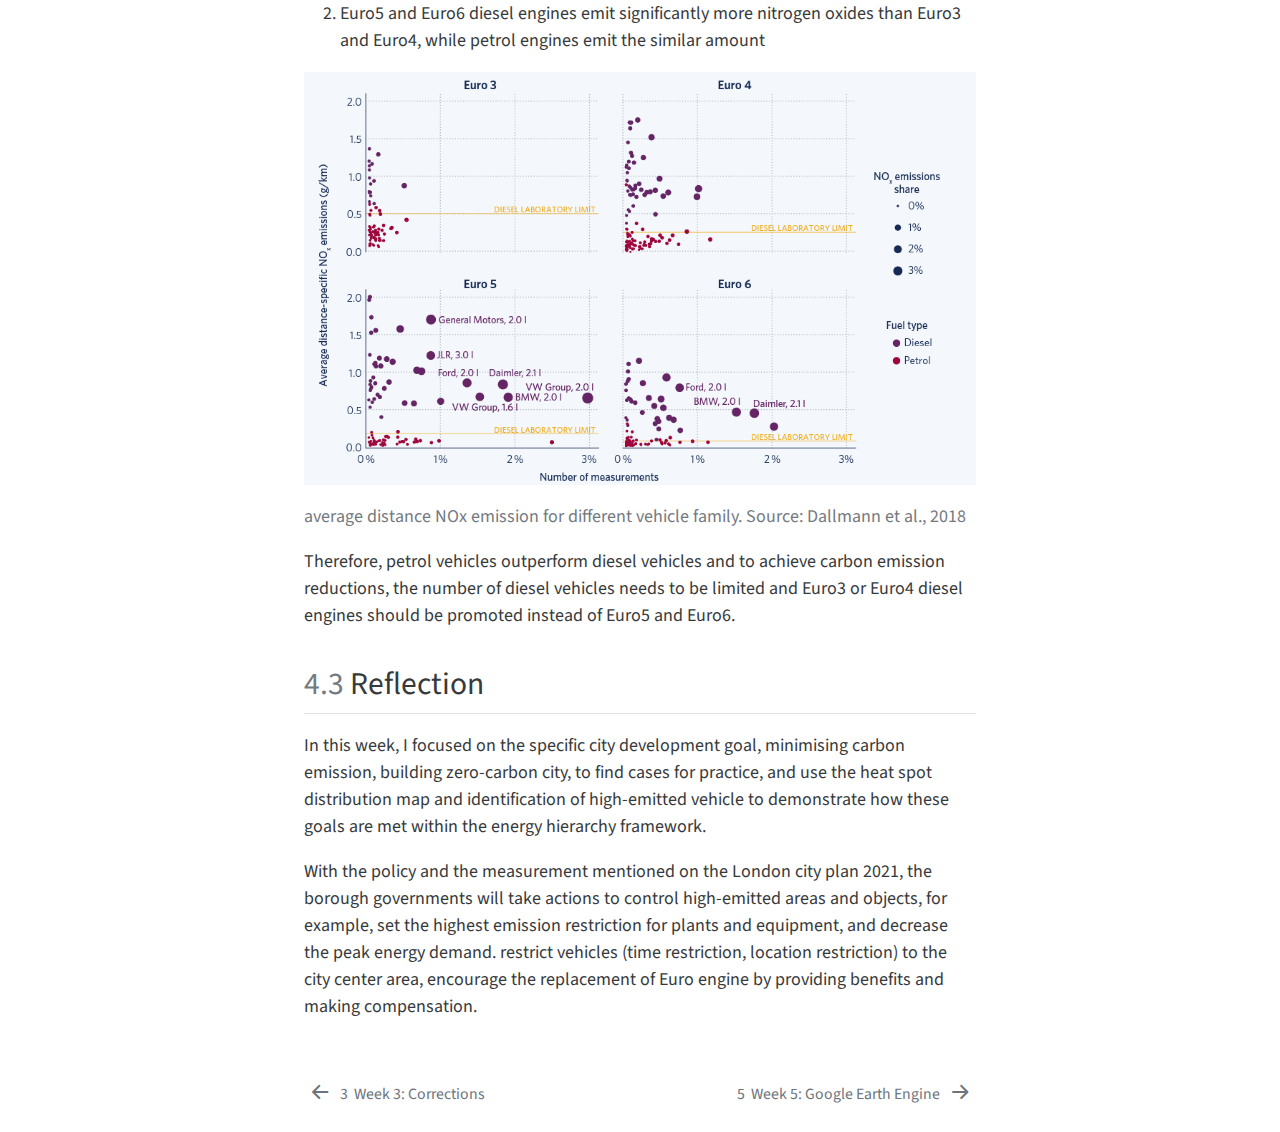
<file: docs/week4.html>
<!DOCTYPE html>
<html xmlns="http://www.w3.org/1999/xhtml" lang="en" xml:lang="en"><head>

<meta charset="utf-8">
<meta name="generator" content="quarto-1.2.335">

<meta name="viewport" content="width=device-width, initial-scale=1.0, user-scalable=yes">


<title>CASA0023 Learning Diary - 4&nbsp; Week 4: Policy</title>
<style>
code{white-space: pre-wrap;}
span.smallcaps{font-variant: small-caps;}
div.columns{display: flex; gap: min(4vw, 1.5em);}
div.column{flex: auto; overflow-x: auto;}
div.hanging-indent{margin-left: 1.5em; text-indent: -1.5em;}
ul.task-list{list-style: none;}
ul.task-list li input[type="checkbox"] {
  width: 0.8em;
  margin: 0 0.8em 0.2em -1.6em;
  vertical-align: middle;
}
</style>


<script src="site_libs/quarto-nav/quarto-nav.js"></script>
<script src="site_libs/quarto-nav/headroom.min.js"></script>
<script src="site_libs/clipboard/clipboard.min.js"></script>
<script src="site_libs/quarto-search/autocomplete.umd.js"></script>
<script src="site_libs/quarto-search/fuse.min.js"></script>
<script src="site_libs/quarto-search/quarto-search.js"></script>
<meta name="quarto:offset" content="./">
<link href="./week5.html" rel="next">
<link href="./week3.html" rel="prev">
<script src="site_libs/quarto-html/quarto.js"></script>
<script src="site_libs/quarto-html/popper.min.js"></script>
<script src="site_libs/quarto-html/tippy.umd.min.js"></script>
<script src="site_libs/quarto-html/anchor.min.js"></script>
<link href="site_libs/quarto-html/tippy.css" rel="stylesheet">
<link href="site_libs/quarto-html/quarto-syntax-highlighting.css" rel="stylesheet" id="quarto-text-highlighting-styles">
<script src="site_libs/bootstrap/bootstrap.min.js"></script>
<link href="site_libs/bootstrap/bootstrap-icons.css" rel="stylesheet">
<link href="site_libs/bootstrap/bootstrap.min.css" rel="stylesheet" id="quarto-bootstrap" data-mode="light">
<script id="quarto-search-options" type="application/json">{
  "location": "sidebar",
  "copy-button": false,
  "collapse-after": 3,
  "panel-placement": "start",
  "type": "textbox",
  "limit": 20,
  "language": {
    "search-no-results-text": "No results",
    "search-matching-documents-text": "matching documents",
    "search-copy-link-title": "Copy link to search",
    "search-hide-matches-text": "Hide additional matches",
    "search-more-match-text": "more match in this document",
    "search-more-matches-text": "more matches in this document",
    "search-clear-button-title": "Clear",
    "search-detached-cancel-button-title": "Cancel",
    "search-submit-button-title": "Submit"
  }
}</script>


</head>

<body class="nav-sidebar floating">

<div id="quarto-search-results"></div>
  <header id="quarto-header" class="headroom fixed-top">
  <nav class="quarto-secondary-nav" data-bs-toggle="collapse" data-bs-target="#quarto-sidebar" aria-controls="quarto-sidebar" aria-expanded="false" aria-label="Toggle sidebar navigation" onclick="if (window.quartoToggleHeadroom) { window.quartoToggleHeadroom(); }">
    <div class="container-fluid d-flex justify-content-between">
      <h1 class="quarto-secondary-nav-title"><span class="chapter-number">4</span>&nbsp; <span class="chapter-title">Week 4: Policy</span></h1>
      <button type="button" class="quarto-btn-toggle btn" aria-label="Show secondary navigation">
        <i class="bi bi-chevron-right"></i>
      </button>
    </div>
  </nav>
</header>
<!-- content -->
<div id="quarto-content" class="quarto-container page-columns page-rows-contents page-layout-article">
<!-- sidebar -->
  <nav id="quarto-sidebar" class="sidebar collapse sidebar-navigation floating overflow-auto">
    <div class="pt-lg-2 mt-2 text-left sidebar-header">
    <div class="sidebar-title mb-0 py-0">
      <a href="./">CASA0023 Learning Diary</a> 
    </div>
      </div>
      <div class="mt-2 flex-shrink-0 align-items-center">
        <div class="sidebar-search">
        <div id="quarto-search" class="" title="Search"></div>
        </div>
      </div>
    <div class="sidebar-menu-container"> 
    <ul class="list-unstyled mt-1">
        <li class="sidebar-item">
  <div class="sidebar-item-container"> 
  <a href="./index.html" class="sidebar-item-text sidebar-link">Introduction</a>
  </div>
</li>
        <li class="sidebar-item">
  <div class="sidebar-item-container"> 
  <a href="./week1.html" class="sidebar-item-text sidebar-link"><span class="chapter-number">1</span>&nbsp; <span class="chapter-title">Week 1: Getting started with remote sensing</span></a>
  </div>
</li>
        <li class="sidebar-item">
  <div class="sidebar-item-container"> 
  <a href="./week2.html" class="sidebar-item-text sidebar-link"><span class="chapter-number">2</span>&nbsp; <span class="chapter-title">Week 2: Portfolio</span></a>
  </div>
</li>
        <li class="sidebar-item">
  <div class="sidebar-item-container"> 
  <a href="./week3.html" class="sidebar-item-text sidebar-link"><span class="chapter-number">3</span>&nbsp; <span class="chapter-title">Week 3: Corrections</span></a>
  </div>
</li>
        <li class="sidebar-item">
  <div class="sidebar-item-container"> 
  <a href="./week4.html" class="sidebar-item-text sidebar-link active"><span class="chapter-number">4</span>&nbsp; <span class="chapter-title">Week 4: Policy</span></a>
  </div>
</li>
        <li class="sidebar-item">
  <div class="sidebar-item-container"> 
  <a href="./week5.html" class="sidebar-item-text sidebar-link"><span class="chapter-number">5</span>&nbsp; <span class="chapter-title">Week 5: Google Earth Engine</span></a>
  </div>
</li>
        <li class="sidebar-item">
  <div class="sidebar-item-container"> 
  <a href="./week6.html" class="sidebar-item-text sidebar-link"><span class="chapter-number">6</span>&nbsp; <span class="chapter-title">Week 6: Classification I</span></a>
  </div>
</li>
        <li class="sidebar-item">
  <div class="sidebar-item-container"> 
  <a href="./week7.html" class="sidebar-item-text sidebar-link"><span class="chapter-number">7</span>&nbsp; <span class="chapter-title">Week7: Classification II</span></a>
  </div>
</li>
        <li class="sidebar-item">
  <div class="sidebar-item-container"> 
  <a href="./week8.html" class="sidebar-item-text sidebar-link"><span class="chapter-number">8</span>&nbsp; <span class="chapter-title">Week8: Temperature</span></a>
  </div>
</li>
        <li class="sidebar-item">
  <div class="sidebar-item-container"> 
  <a href="./references.html" class="sidebar-item-text sidebar-link">References</a>
  </div>
</li>
    </ul>
    </div>
</nav>
<!-- margin-sidebar -->
    <div id="quarto-margin-sidebar" class="sidebar margin-sidebar">
        <nav id="TOC" role="doc-toc" class="toc-active">
    <h2 id="toc-title">Table of contents</h2>
   
  <ul>
  <li><a href="#summary" id="toc-summary" class="nav-link active" data-scroll-target="#summary"><span class="toc-section-number">4.1</span>  Summary</a>
  <ul class="collapse">
  <li><a href="#london-city-plan-zero-carbon-policy" id="toc-london-city-plan-zero-carbon-policy" class="nav-link" data-scroll-target="#london-city-plan-zero-carbon-policy"><span class="toc-section-number">4.1.1</span>  London City Plan – zero-carbon policy</a></li>
  </ul></li>
  <li><a href="#application-on-carbon-emission" id="toc-application-on-carbon-emission" class="nav-link" data-scroll-target="#application-on-carbon-emission"><span class="toc-section-number">4.2</span>  Application on carbon emission</a>
  <ul class="collapse">
  <li><a href="#step-1-heat-spots-identification" id="toc-step-1-heat-spots-identification" class="nav-link" data-scroll-target="#step-1-heat-spots-identification"><span class="toc-section-number">4.2.1</span>  Step 1: Heat spots identification</a></li>
  <li><a href="#step-2-identification-of-high-emitted-vehicles" id="toc-step-2-identification-of-high-emitted-vehicles" class="nav-link" data-scroll-target="#step-2-identification-of-high-emitted-vehicles"><span class="toc-section-number">4.2.2</span>  Step 2: Identification of high-emitted vehicles</a></li>
  </ul></li>
  <li><a href="#reflection" id="toc-reflection" class="nav-link" data-scroll-target="#reflection"><span class="toc-section-number">4.3</span>  Reflection</a></li>
  </ul>
</nav>
    </div>
<!-- main -->
<main class="content" id="quarto-document-content">

<header id="title-block-header" class="quarto-title-block default">
<div class="quarto-title">
<h1 class="title d-none d-lg-block"><span class="chapter-number">4</span>&nbsp; <span class="chapter-title">Week 4: Policy</span></h1>
</div>



<div class="quarto-title-meta">

    
  
    
  </div>
  

</header>

<ul>
<li>city selected: London, England, UK</li>
<li>city development policy: zero carbon emission</li>
</ul>
<section id="summary" class="level2" data-number="4.1">
<h2 data-number="4.1" class="anchored" data-anchor-id="summary"><span class="header-section-number">4.1</span> Summary</h2>
<section id="london-city-plan-zero-carbon-policy" class="level3" data-number="4.1.1">
<h3 data-number="4.1.1" class="anchored" data-anchor-id="london-city-plan-zero-carbon-policy"><span class="header-section-number">4.1.1</span> London City Plan – zero-carbon policy</h3>
<p>With the increasing scale of greenhouse gas emissions in recent years and the increasing severity of the global warming situation, London 2021 city plan sets a significant goal to minimise the greenhouse gas emission, the detailed aims are below:</p>
<ol type="1">
<li>city development should be net-zero carbon: reducing greenhouse gas emission in operation; minimise both annual and peak energy demand according to several energy hierarchies:</li>
</ol>
<ul>
<li>be lean: less energy used and energy demand management</li>
<li>be clean: fully use local energy (secondary energy explicit) and use energy more efficiently and cleanly.</li>
<li>be green: add the opportunity for using renewable energy, provide producing, storing energy on-site</li>
<li>be seen: monitor, verify and report on energy performance.</li>
</ul>
<div class="quarto-figure quarto-figure-center">
<figure class="figure">
<p><img src="docs/image/energy.png" class="img-fluid figure-img"></p>
<p></p><figcaption class="figure-caption">Energy hierarchy framework. Source: <a href="https://www.london.gov.uk/programmes-strategies/planning/london-plan/new-london-plan/london-plan-2021">London city plan 2021</a></figcaption><p></p>
</figure>
</div>
<ol start="2" type="1">
<li><p>City development proposals should include energy strategic and demonstrate how energy hierarchy framework includes the zero-carbon target.</p></li>
<li><p>A minimum 35% reduction in energy consumption on site for major development program, 10% for residential developments and 15% for non-residential developments through energy efficiency measures should be achieved. Where this is difficult to achieve, there should be compensation for cash compensation for shortfalls or provide an alternative that will meet the target.</p></li>
<li><p>Each borough government should establish and manage a carbon offset fund, ensure the capital should be invested to the carbon reduction direction, and all the operations should be monitored and reported to specific authorisations.</p></li>
<li><p>Carbon reduction proposal should be quantified as separated to different plants, equipment and other responsible parties.</p></li>
<li><p>Whole life-cycle carbon emissions should be calculated to satisfy the proposal of city development through a nationally recognised Whole Life-Cycle Carbon Assessment.</p></li>
</ol>
</section>
</section>
<section id="application-on-carbon-emission" class="level2" data-number="4.2">
<h2 data-number="4.2" class="anchored" data-anchor-id="application-on-carbon-emission"><span class="header-section-number">4.2</span> Application on carbon emission</h2>
<section id="step-1-heat-spots-identification" class="level3" data-number="4.2.1">
<h3 data-number="4.2.1" class="anchored" data-anchor-id="step-1-heat-spots-identification"><span class="header-section-number">4.2.1</span> Step 1: Heat spots identification</h3>
<p>Landsat8 satellite can provide a high-resolution thermal data and use as a basis for mapping the spatial distribution of Great London Area (GLA) surface temperatures and identifying those urban hotspots.</p>
<ul>
<li>Dataset description:</li>
</ul>
<p>This dataset is a count of surface temperatures from the summer months (June, July and August only) between 2016 and 2020, obtained from landsat8 thermal infrared imagery. In addition to the five-year average temperature for the area, the dataset also includes maximum and minimum temperatures and standard deviations to provide a visual representation of the magnitude and range of temperature changes over the five-year period in GLA.</p>
<ul>
<li>Distribution map and analysis</li>
</ul>
<p>Higher temperatures indicate places with high population density or dense plant and equipment, where greenhouse gas emissions are generally higher than in places with less.</p>
<div class="quarto-figure quarto-figure-center">
<figure class="figure">
<p><img src="docs/image/hotspot.png" class="img-fluid figure-img"></p>
<p></p><figcaption class="figure-caption">heat spot of London summer temperature. Data source: Major Summer Heat Spot London Datastore</figcaption><p></p>
</figure>
</div>
<p>As can be seen from the map, the population is predominantly distributed between the north and south banks of the Thames, with the population on the north bank being greater than that on the south bank. The green belt around London can be seen more clearly on the map. The population of the north bank is more dense in the east than in the west. The density of population is high from the City of London all the way north, and is also high in north-east London, decreasing further east. Conversely, the centre of the South Bank is more densely populated, while the east and west are less dense. If Greater London continues to expand, the north-east and south-east would be a better choice.</p>
<p>Take the City of London for example, some areas saw the highest temperatures compared with the whole city, such as Euston Station east of Regent’s Park, and most of the high heat areas were in high-traffic areas such as train stations, tube stations, shopping malls and airports.</p>
<div class="quarto-figure quarto-figure-center">
<figure class="figure">
<p><img src="docs/image/city.png" class="img-fluid figure-img"></p>
<p></p><figcaption class="figure-caption">heat spot in City of London</figcaption><p></p>
</figure>
</div>
<p>In addition to population density affecting surface temperatures, industry, airport also have an impact on surface temperatures, with the highest surface temperatures occurring in the five year period shown below at the Dagenham engine plant, ocado customer fullfilment centre, ExCel International Convention and Exhibition Centre along the Thames in east London, and Heathrow Airport to the west.</p>
<div class="quarto-figure quarto-figure-center">
<figure class="figure">
<p><img src="docs/image/east.png" class="img-fluid figure-img"></p>
<p></p><figcaption class="figure-caption">Highest temperature areas (east)</figcaption><p></p>
</figure>
</div>
<div class="quarto-figure quarto-figure-center">
<figure class="figure">
<p><img src="docs/image/heathrow.png" class="img-fluid figure-img"></p>
<p></p><figcaption class="figure-caption">Highest temperature areas (west)</figcaption><p></p>
</figure>
</div>
<p>Knowing the temperature changes will help to understand the population distribution in GLA, which in turn will allow transport to be organised to develop faster and more accessible transport in dense areas, to develop infrastructure and to reduce the pressure on existing transport (for example, the central line passes through areas of great population density, and the central line is the oldest tube in London and still the busiest in London). The central line, for example, is the oldest and still the busiest tube in London, so it has to take on a lot of traffic pressure). In addition, more polluting facilities such as factories can be relocated to less populated areas. Knowing the distribution of temperatures can also control the creation of high temperature situations, such as the rare high temperatures in the London area in the summer of 2022.</p>
</section>
<section id="step-2-identification-of-high-emitted-vehicles" class="level3" data-number="4.2.2">
<h3 data-number="4.2.2" class="anchored" data-anchor-id="step-2-identification-of-high-emitted-vehicles"><span class="header-section-number">4.2.2</span> Step 2: Identification of high-emitted vehicles</h3>
<p>In response to a call for collaboration between the Mayor of London and the TRUE initiative, carbon emissions from passing vehicles were tested using remote sensing technology at nine sites across Greater London between 2017 and 2018, with carbon emissions data recorded for over 100,000 vehicles, The experiment focused on petrol and diesel vehicles in the London area, with vehicle types including passenger cars, buses, light passenger vehicles, trucks and motorbikes, and measured emissions of carbon oxides and nitrogen oxides.</p>
<ul>
<li>Dataset example</li>
</ul>
<div class="quarto-figure quarto-figure-center">
<figure class="figure">
<p><img src="docs/docs/image/dataset_ex.png" class="img-fluid figure-img"></p>
<p></p><figcaption class="figure-caption">data descriptive statistics. Soruce: <a href="https://www.trueinitiative.org/">Dallmann et al., 2018</a></figcaption><p></p>
</figure>
</div>
<ul>
<li>Remote sensing equipment introduction</li>
</ul>
<p>The remote sensing equipment used for the experiments was the Opus AccuScan RSD5000, which was the first to test exhaust gases in three main ways:</p>
<ol type="1">
<li><p>The device emits infrared and ultraviolet light velocities that pass through vehicle emissions, measuring the attenuation of these beams, instant vehicle emissions, the device measures nitrogen oxides and carbon oxides, opacity is measured as a proxy for respirable particulate matter, the device emits a frequency of 200 Hz and can measure 100 times in 0.5 seconds.</p></li>
<li><p>Measurement of the instantaneous acceleration of the vehicle as a measure of the engine load, which is related to the instantaneous emission rate.</p></li>
<li><p>One camera is responsible for photographing the vehicle licence plate for database comparison to determine its model, displacement standard.</p></li>
</ol>
<div class="quarto-figure quarto-figure-center">
<figure class="figure">
<p><img src="docs/docs/image/equipment.png" class="img-fluid figure-img"></p>
<p></p><figcaption class="figure-caption">remote sensing equipment</figcaption><p></p>
</figure>
</div>
<ul>
<li>The general conditions of testing vehicles</li>
</ul>
<div class="quarto-figure quarto-figure-center">
<figure class="figure">
<p><img src="docs/image/categories.png" class="img-fluid figure-img"></p>
<p></p><figcaption class="figure-caption">Characteristic of testing vehicles. Soruce: Dallmann et al., 2018</figcaption><p></p>
</figure>
</div>
<ul>
<li>Result:</li>
</ul>
<ol type="1">
<li>Diesel passenger cars are six to seven times more likely to emit nitrogen oxides than petrol passenger cars.</li>
</ol>
<div class="quarto-figure quarto-figure-center">
<figure class="figure">
<p><img src="docs/image/nox.png" class="img-fluid figure-img"></p>
<p></p><figcaption class="figure-caption">6 standard Euro NOx emission. Source: Dallmann et al., 2018</figcaption><p></p>
</figure>
</div>
<ol start="2" type="1">
<li>Euro5 and Euro6 diesel engines emit significantly more nitrogen oxides than Euro3 and Euro4, while petrol engines emit the similar amount</li>
</ol>
<div class="quarto-figure quarto-figure-center">
<figure class="figure">
<p><img src="docs/image/euro.png" class="img-fluid figure-img"></p>
<p></p><figcaption class="figure-caption">average distance NOx emission for different vehicle family. Source: Dallmann et al., 2018</figcaption><p></p>
</figure>
</div>
<p>Therefore, petrol vehicles outperform diesel vehicles and to achieve carbon emission reductions, the number of diesel vehicles needs to be limited and Euro3 or Euro4 diesel engines should be promoted instead of Euro5 and Euro6.</p>
</section>
</section>
<section id="reflection" class="level2" data-number="4.3">
<h2 data-number="4.3" class="anchored" data-anchor-id="reflection"><span class="header-section-number">4.3</span> Reflection</h2>
<p>In this week, I focused on the specific city development goal, minimising carbon emission, building zero-carbon city, to find cases for practice, and use the heat spot distribution map and identification of high-emitted vehicle to demonstrate how these goals are met within the energy hierarchy framework.</p>
<p>With the policy and the measurement mentioned on the London city plan 2021, the borough governments will take actions to control high-emitted areas and objects, for example, set the highest emission restriction for plants and equipment, and decrease the peak energy demand. restrict vehicles (time restriction, location restriction) to the city center area, encourage the replacement of Euro engine by providing benefits and making compensation.</p>


</section>

</main> <!-- /main -->
<script id="quarto-html-after-body" type="application/javascript">
window.document.addEventListener("DOMContentLoaded", function (event) {
  const toggleBodyColorMode = (bsSheetEl) => {
    const mode = bsSheetEl.getAttribute("data-mode");
    const bodyEl = window.document.querySelector("body");
    if (mode === "dark") {
      bodyEl.classList.add("quarto-dark");
      bodyEl.classList.remove("quarto-light");
    } else {
      bodyEl.classList.add("quarto-light");
      bodyEl.classList.remove("quarto-dark");
    }
  }
  const toggleBodyColorPrimary = () => {
    const bsSheetEl = window.document.querySelector("link#quarto-bootstrap");
    if (bsSheetEl) {
      toggleBodyColorMode(bsSheetEl);
    }
  }
  toggleBodyColorPrimary();  
  const icon = "";
  const anchorJS = new window.AnchorJS();
  anchorJS.options = {
    placement: 'right',
    icon: icon
  };
  anchorJS.add('.anchored');
  const clipboard = new window.ClipboardJS('.code-copy-button', {
    target: function(trigger) {
      return trigger.previousElementSibling;
    }
  });
  clipboard.on('success', function(e) {
    // button target
    const button = e.trigger;
    // don't keep focus
    button.blur();
    // flash "checked"
    button.classList.add('code-copy-button-checked');
    var currentTitle = button.getAttribute("title");
    button.setAttribute("title", "Copied!");
    let tooltip;
    if (window.bootstrap) {
      button.setAttribute("data-bs-toggle", "tooltip");
      button.setAttribute("data-bs-placement", "left");
      button.setAttribute("data-bs-title", "Copied!");
      tooltip = new bootstrap.Tooltip(button, 
        { trigger: "manual", 
          customClass: "code-copy-button-tooltip",
          offset: [0, -8]});
      tooltip.show();    
    }
    setTimeout(function() {
      if (tooltip) {
        tooltip.hide();
        button.removeAttribute("data-bs-title");
        button.removeAttribute("data-bs-toggle");
        button.removeAttribute("data-bs-placement");
      }
      button.setAttribute("title", currentTitle);
      button.classList.remove('code-copy-button-checked');
    }, 1000);
    // clear code selection
    e.clearSelection();
  });
  function tippyHover(el, contentFn) {
    const config = {
      allowHTML: true,
      content: contentFn,
      maxWidth: 500,
      delay: 100,
      arrow: false,
      appendTo: function(el) {
          return el.parentElement;
      },
      interactive: true,
      interactiveBorder: 10,
      theme: 'quarto',
      placement: 'bottom-start'
    };
    window.tippy(el, config); 
  }
  const noterefs = window.document.querySelectorAll('a[role="doc-noteref"]');
  for (var i=0; i<noterefs.length; i++) {
    const ref = noterefs[i];
    tippyHover(ref, function() {
      // use id or data attribute instead here
      let href = ref.getAttribute('data-footnote-href') || ref.getAttribute('href');
      try { href = new URL(href).hash; } catch {}
      const id = href.replace(/^#\/?/, "");
      const note = window.document.getElementById(id);
      return note.innerHTML;
    });
  }
  const findCites = (el) => {
    const parentEl = el.parentElement;
    if (parentEl) {
      const cites = parentEl.dataset.cites;
      if (cites) {
        return {
          el,
          cites: cites.split(' ')
        };
      } else {
        return findCites(el.parentElement)
      }
    } else {
      return undefined;
    }
  };
  var bibliorefs = window.document.querySelectorAll('a[role="doc-biblioref"]');
  for (var i=0; i<bibliorefs.length; i++) {
    const ref = bibliorefs[i];
    const citeInfo = findCites(ref);
    if (citeInfo) {
      tippyHover(citeInfo.el, function() {
        var popup = window.document.createElement('div');
        citeInfo.cites.forEach(function(cite) {
          var citeDiv = window.document.createElement('div');
          citeDiv.classList.add('hanging-indent');
          citeDiv.classList.add('csl-entry');
          var biblioDiv = window.document.getElementById('ref-' + cite);
          if (biblioDiv) {
            citeDiv.innerHTML = biblioDiv.innerHTML;
          }
          popup.appendChild(citeDiv);
        });
        return popup.innerHTML;
      });
    }
  }
});
</script>
<nav class="page-navigation">
  <div class="nav-page nav-page-previous">
      <a href="./week3.html" class="pagination-link">
        <i class="bi bi-arrow-left-short"></i> <span class="nav-page-text"><span class="chapter-number">3</span>&nbsp; <span class="chapter-title">Week 3: Corrections</span></span>
      </a>          
  </div>
  <div class="nav-page nav-page-next">
      <a href="./week5.html" class="pagination-link">
        <span class="nav-page-text"><span class="chapter-number">5</span>&nbsp; <span class="chapter-title">Week 5: Google Earth Engine</span></span> <i class="bi bi-arrow-right-short"></i>
      </a>
  </div>
</nav>
</div> <!-- /content -->



</body></html>
</file>
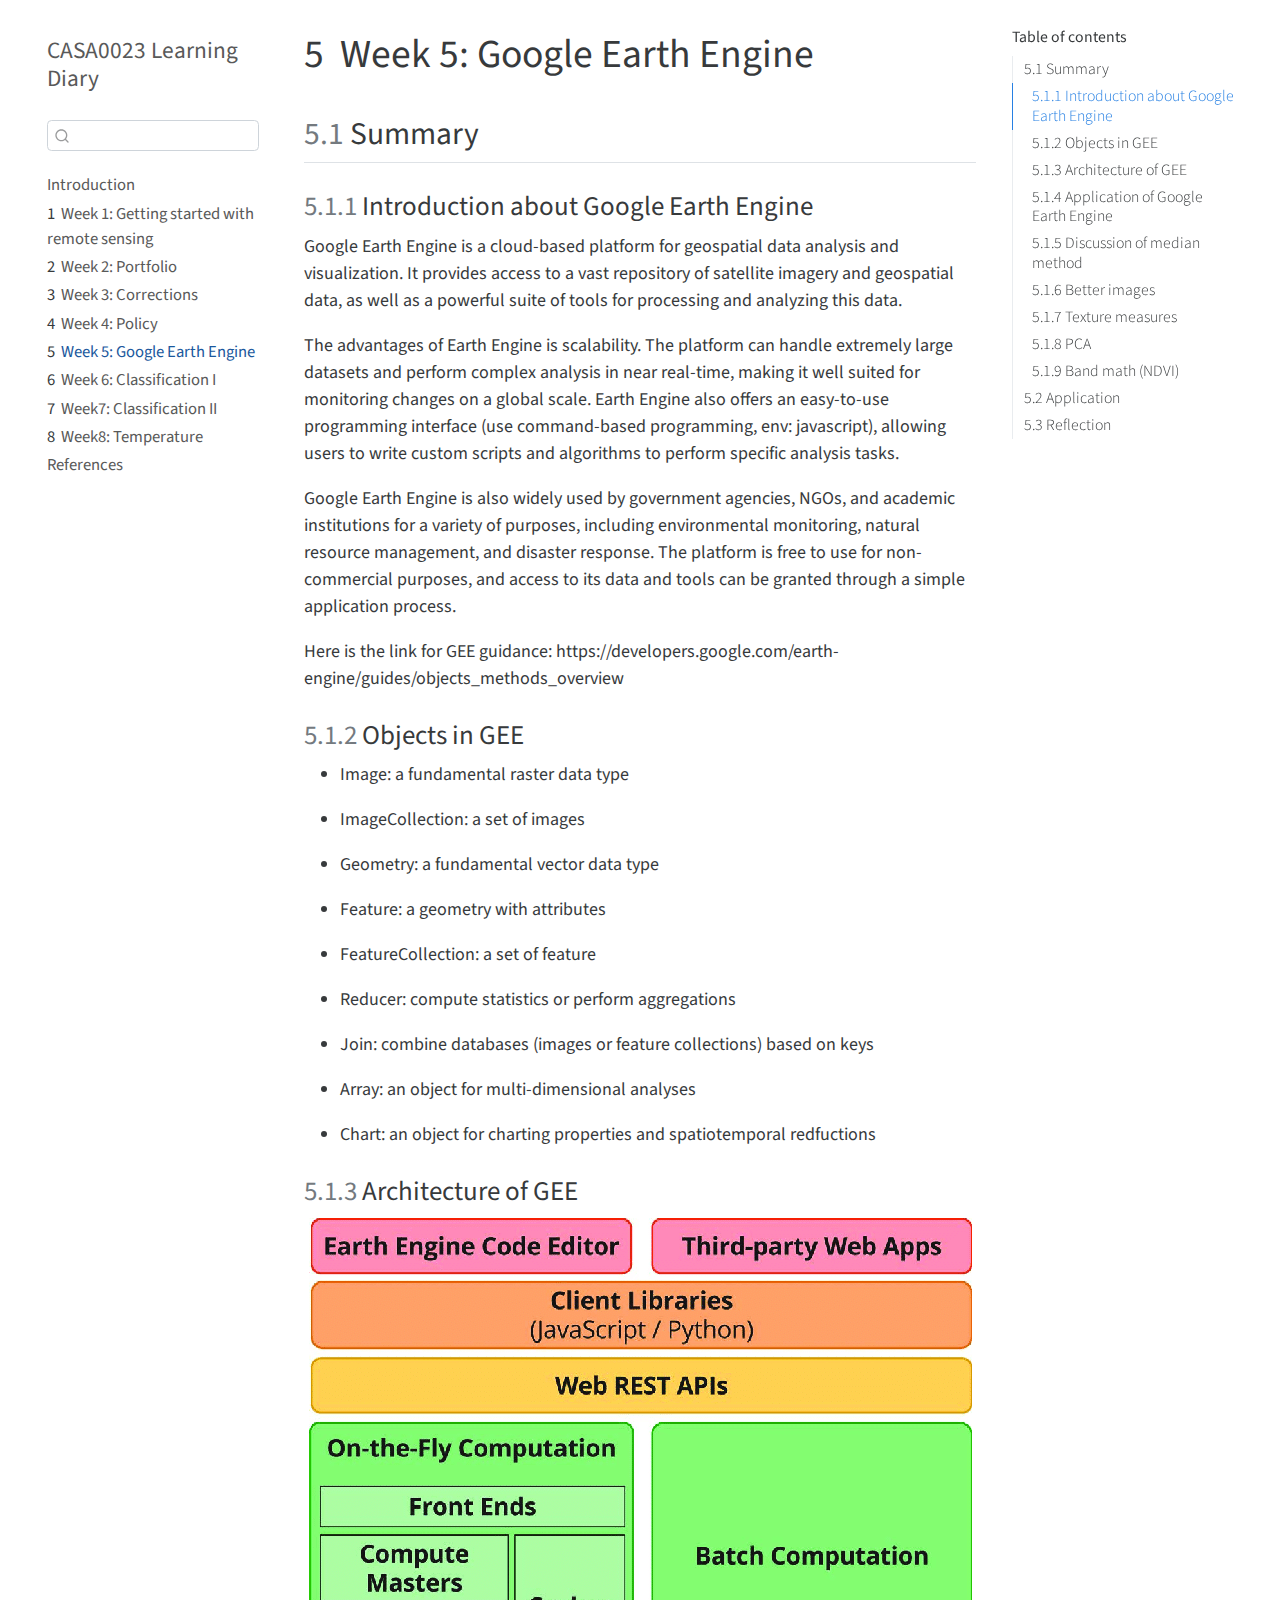
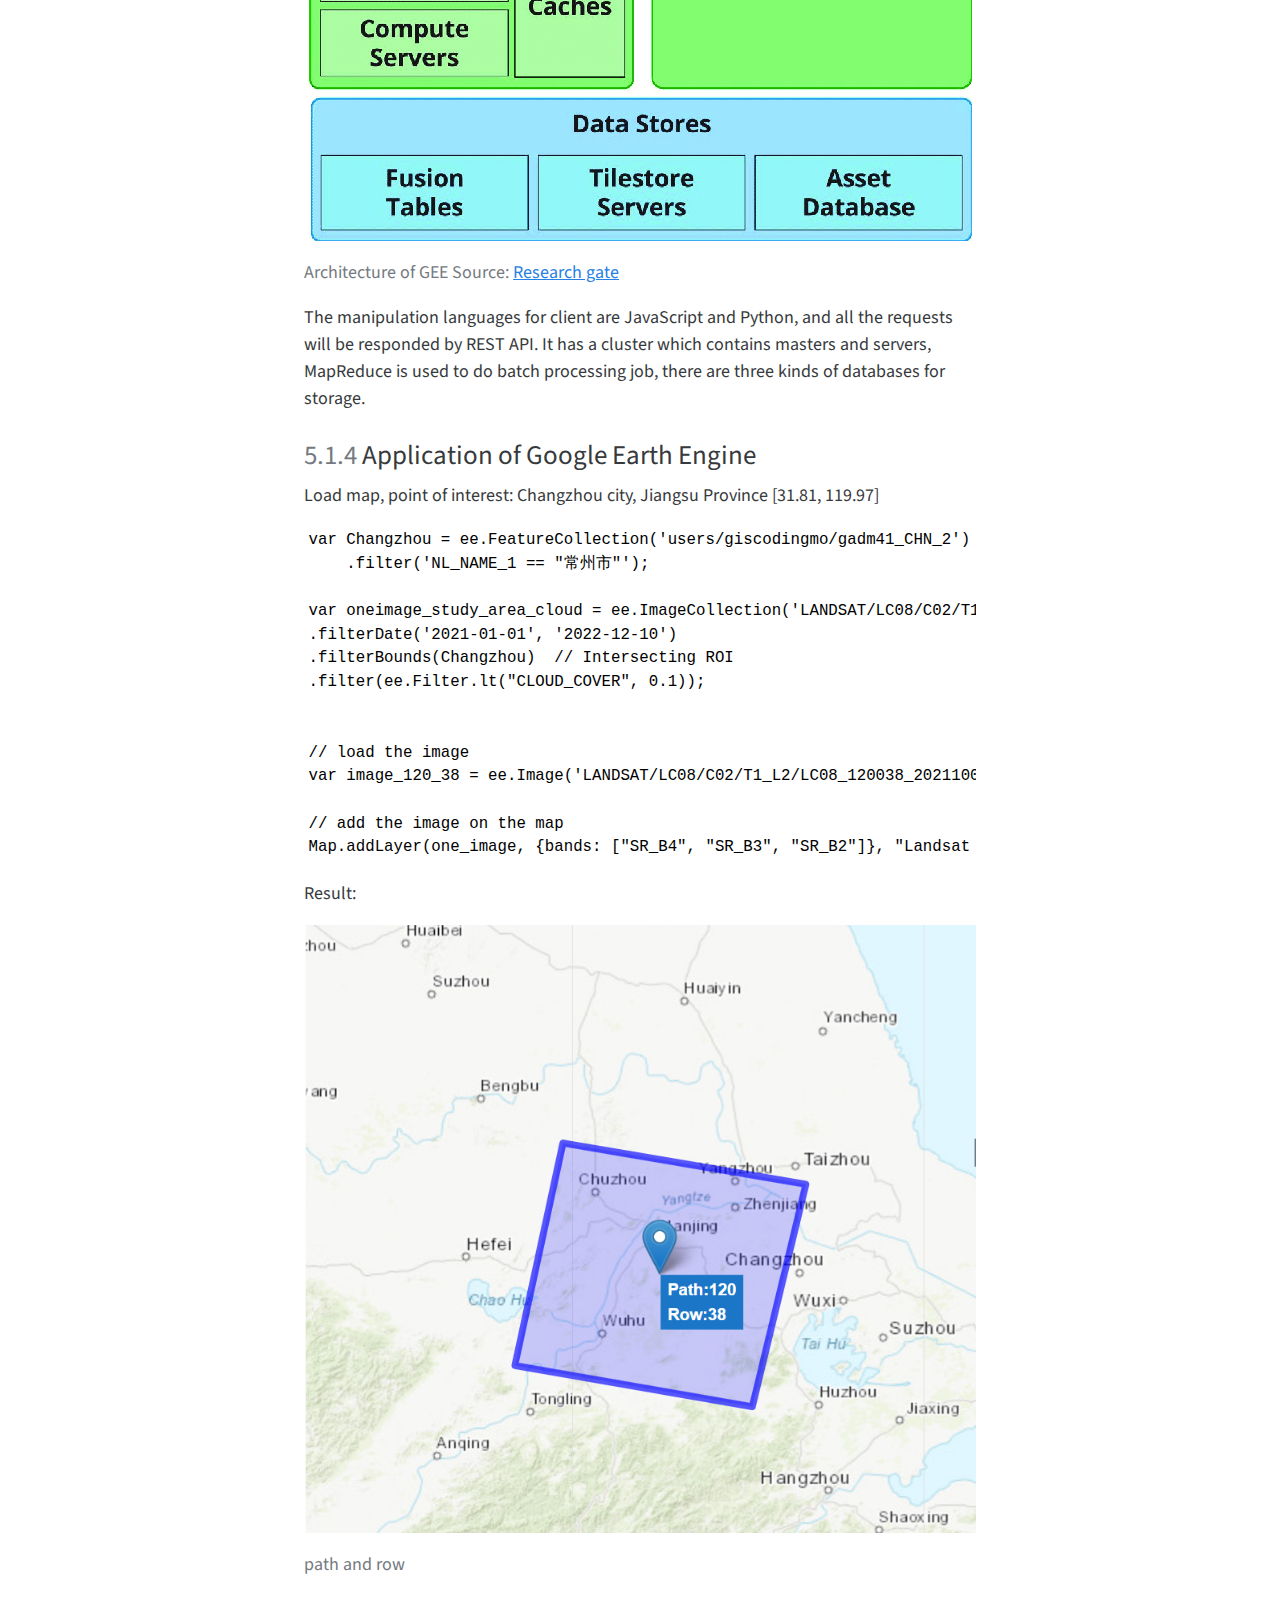
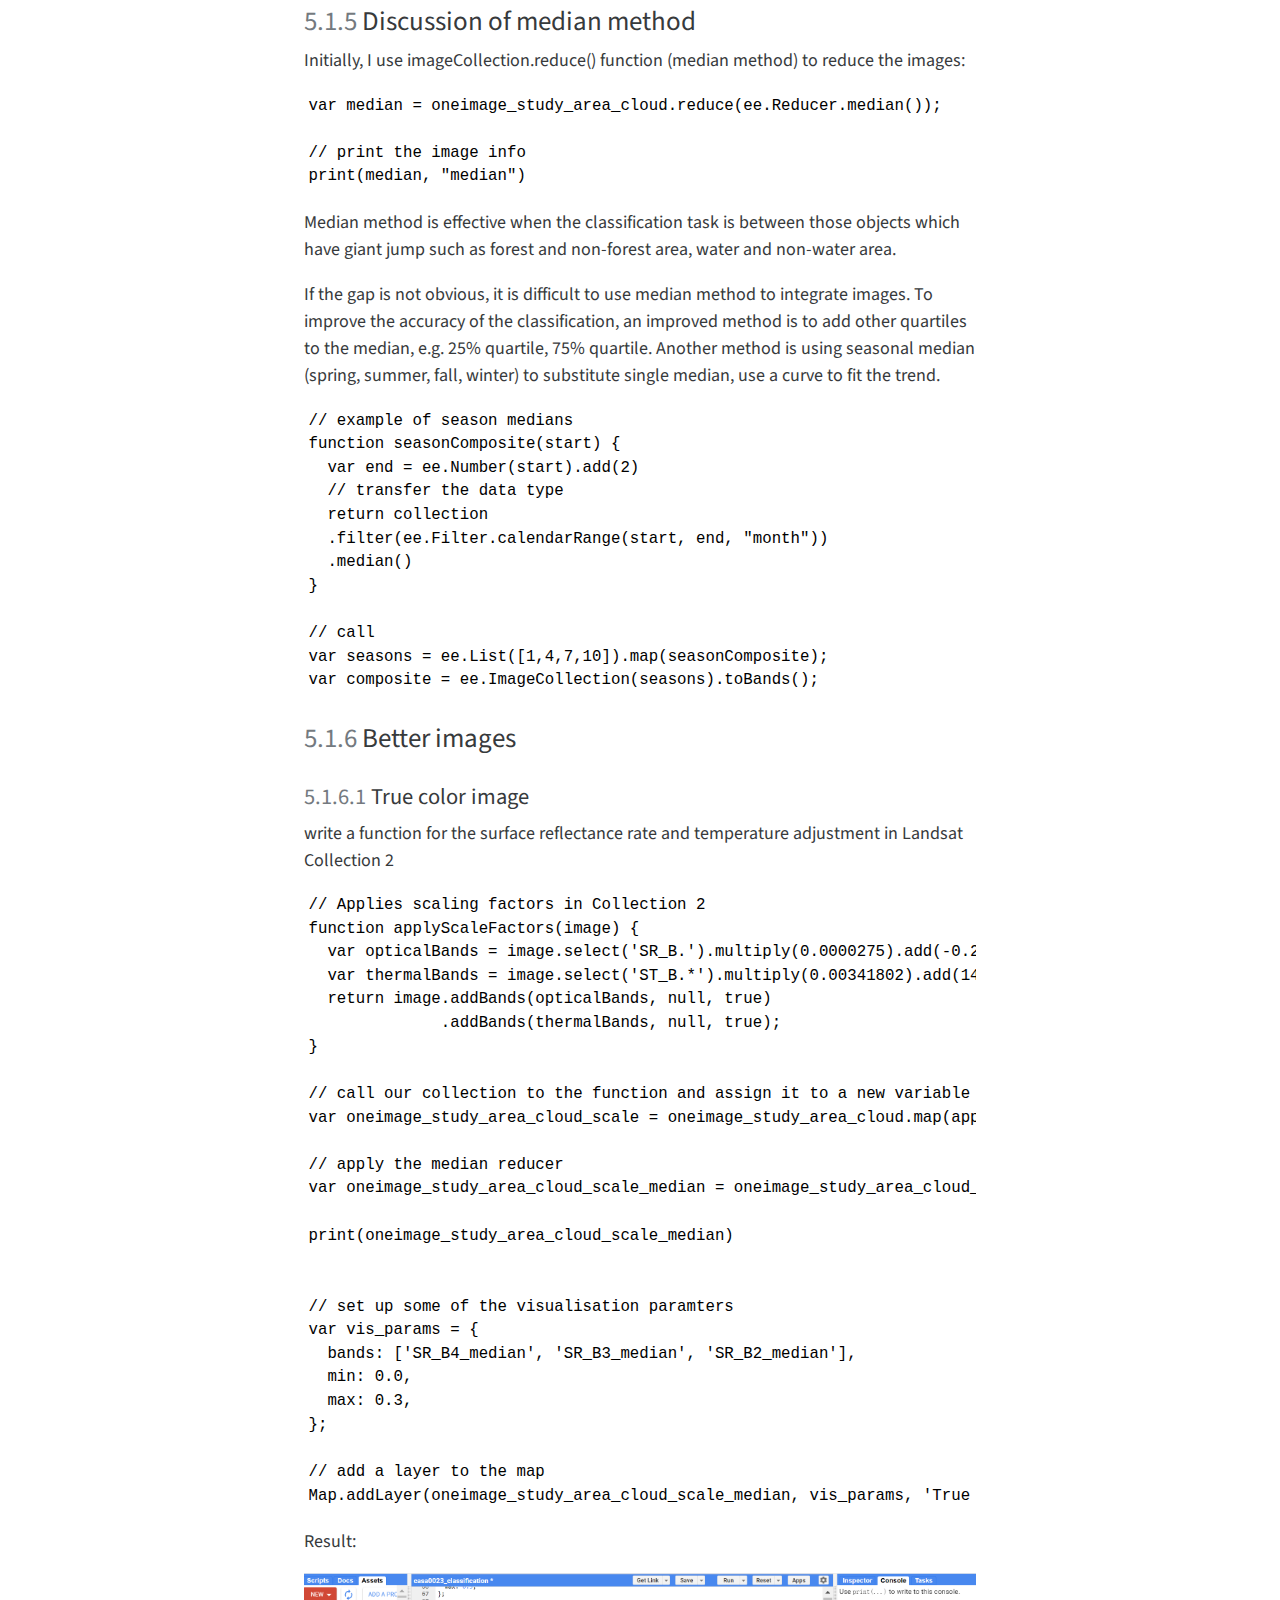
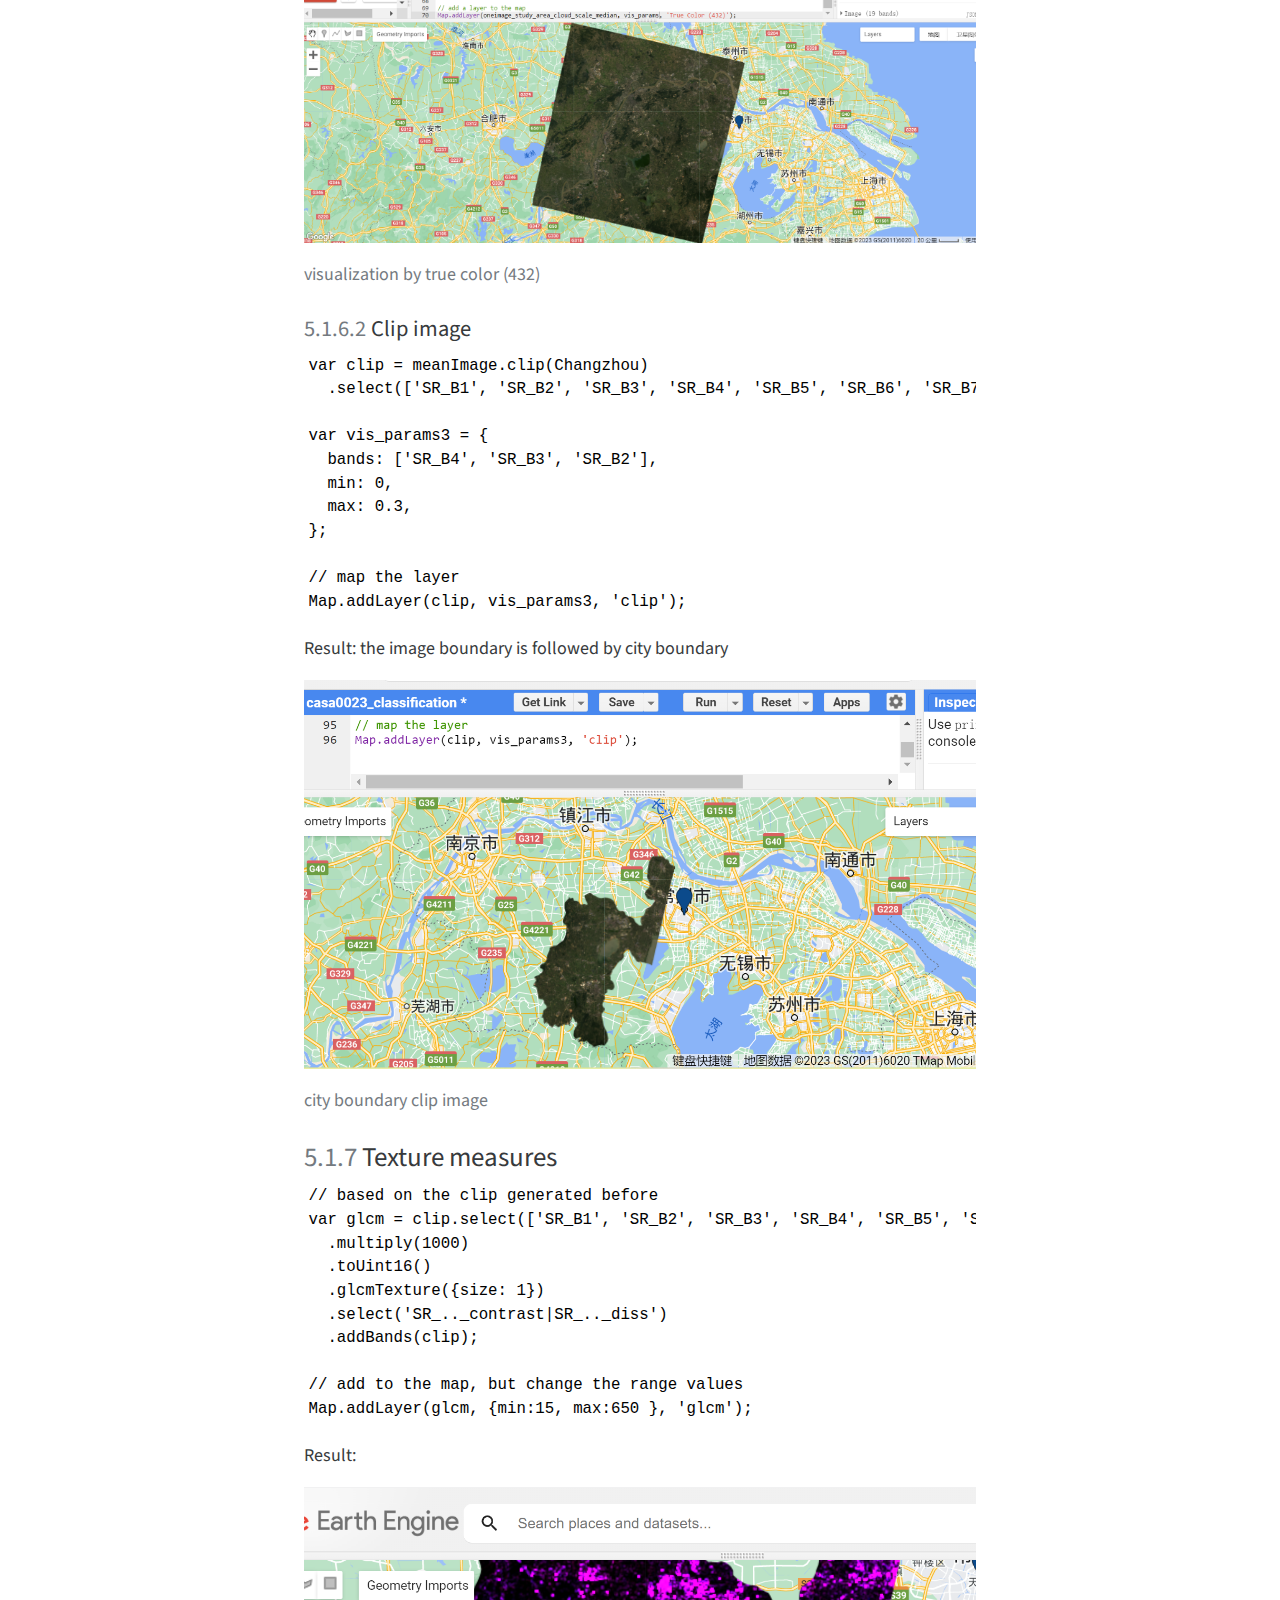
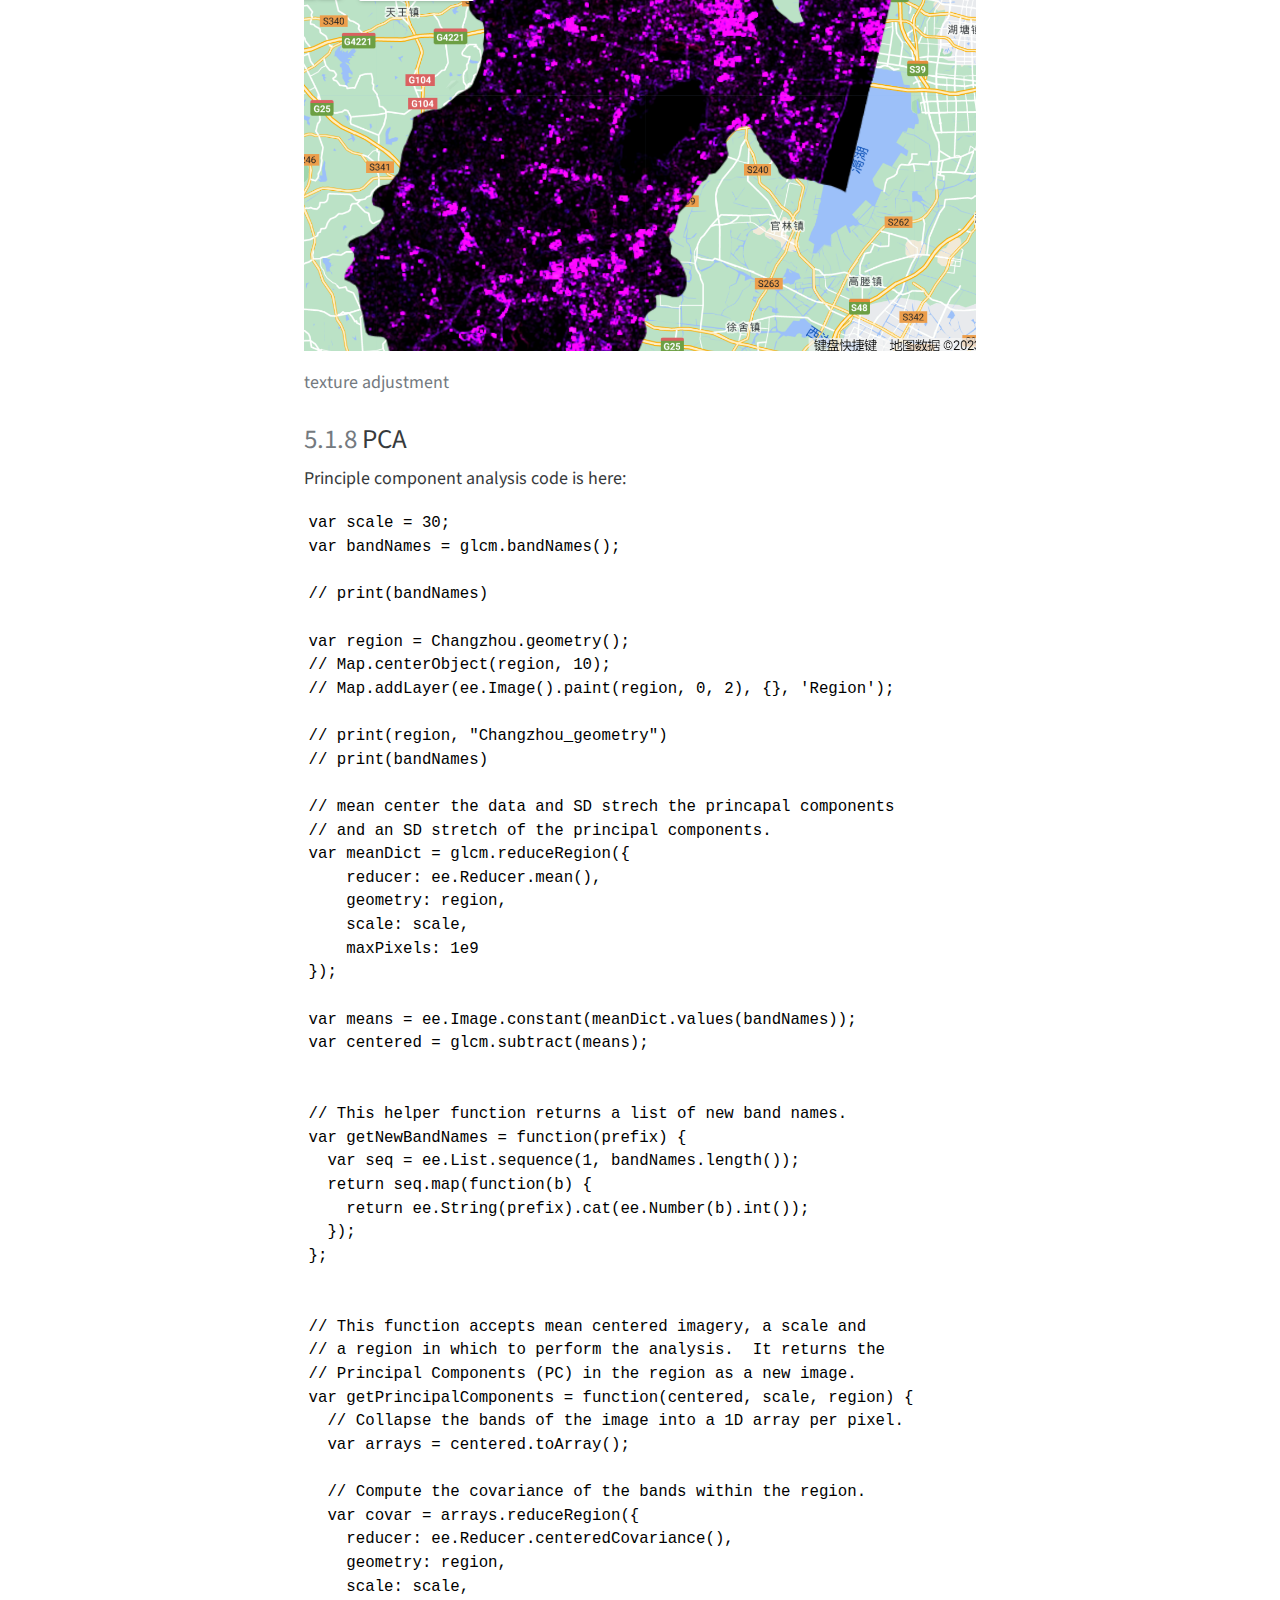
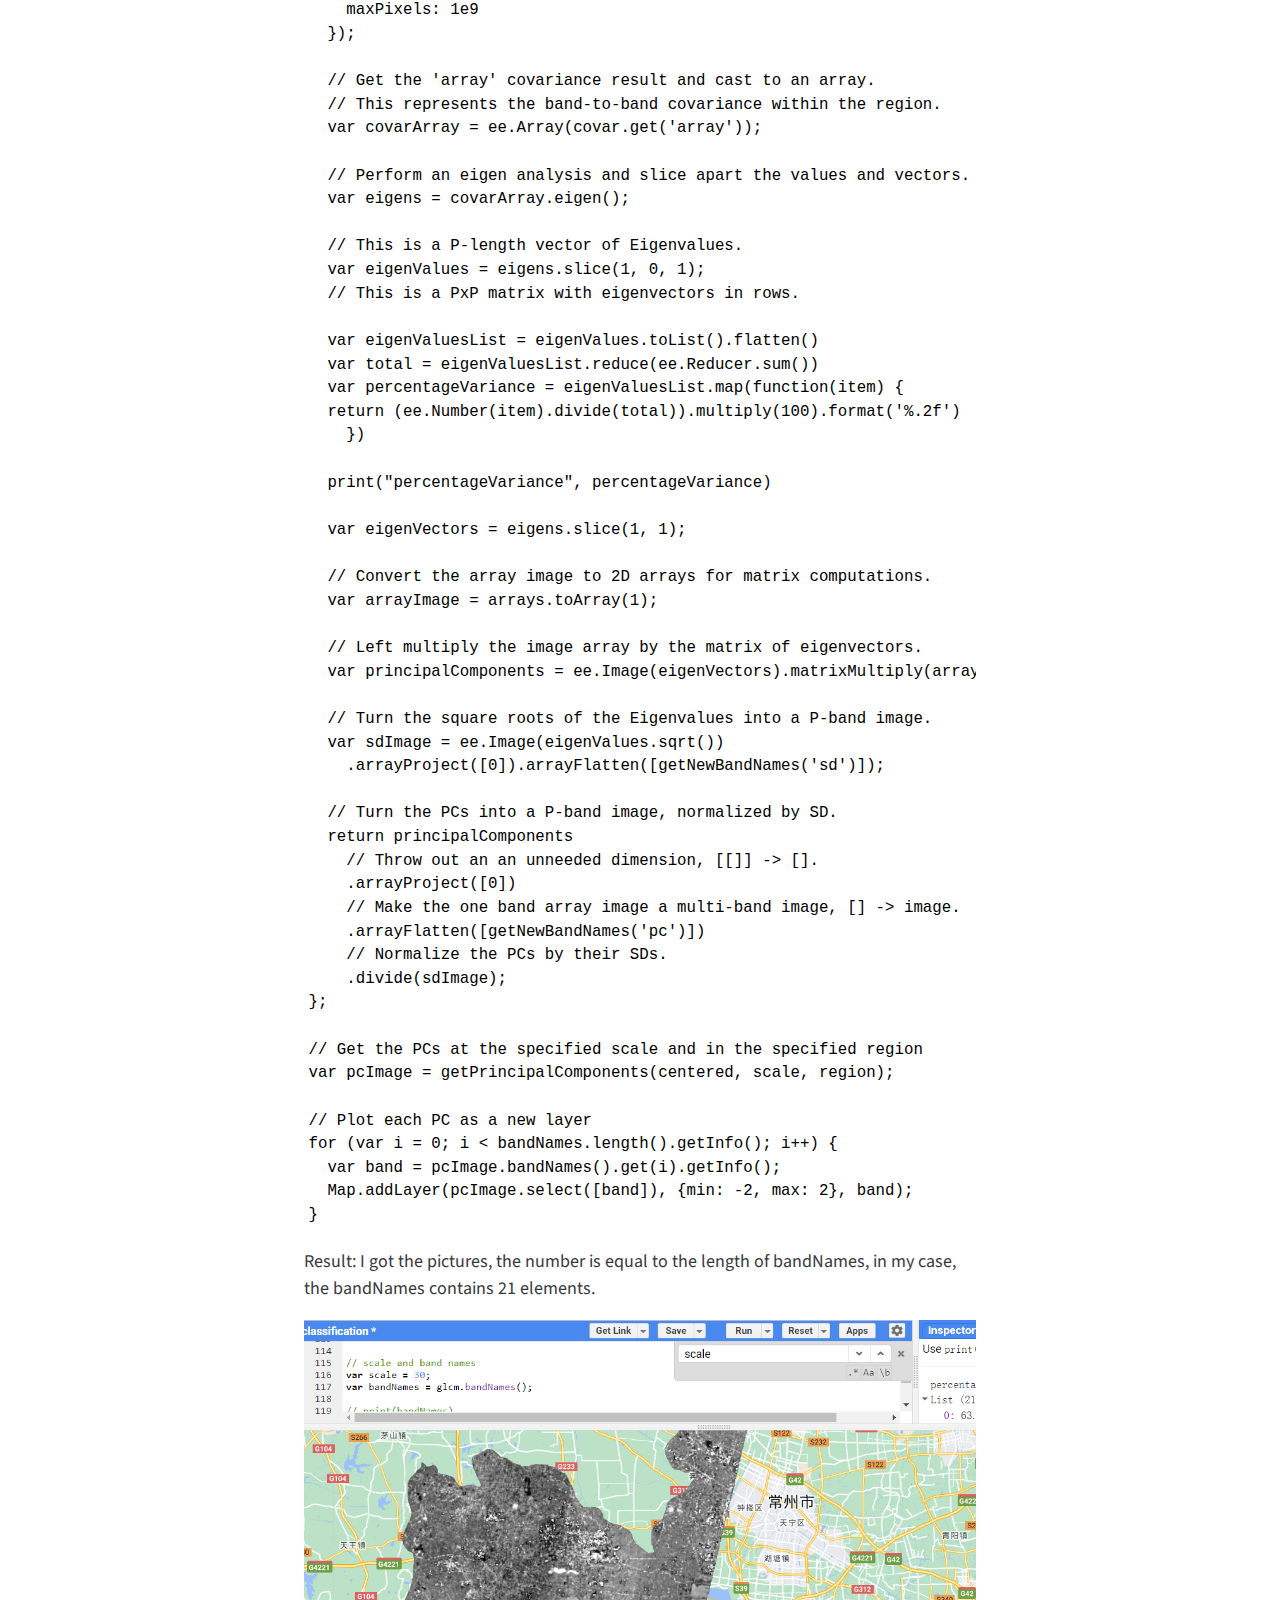
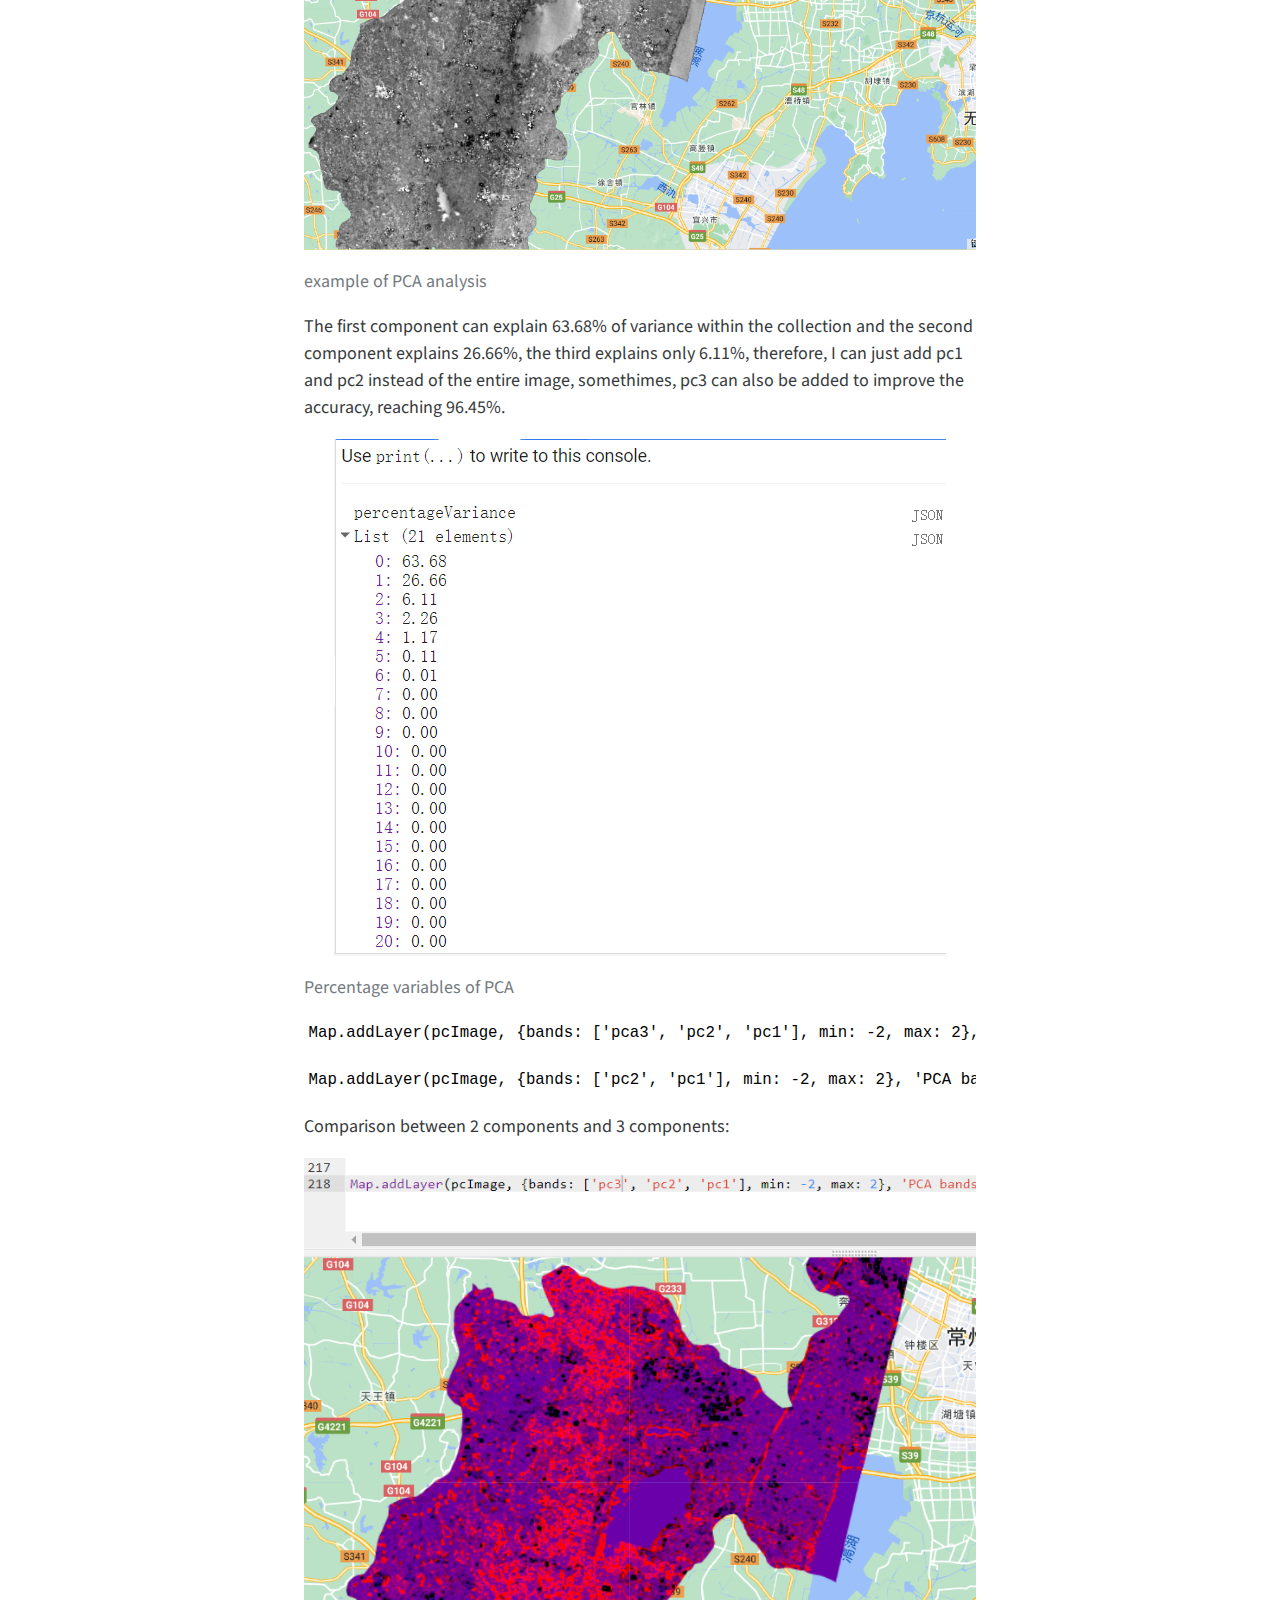
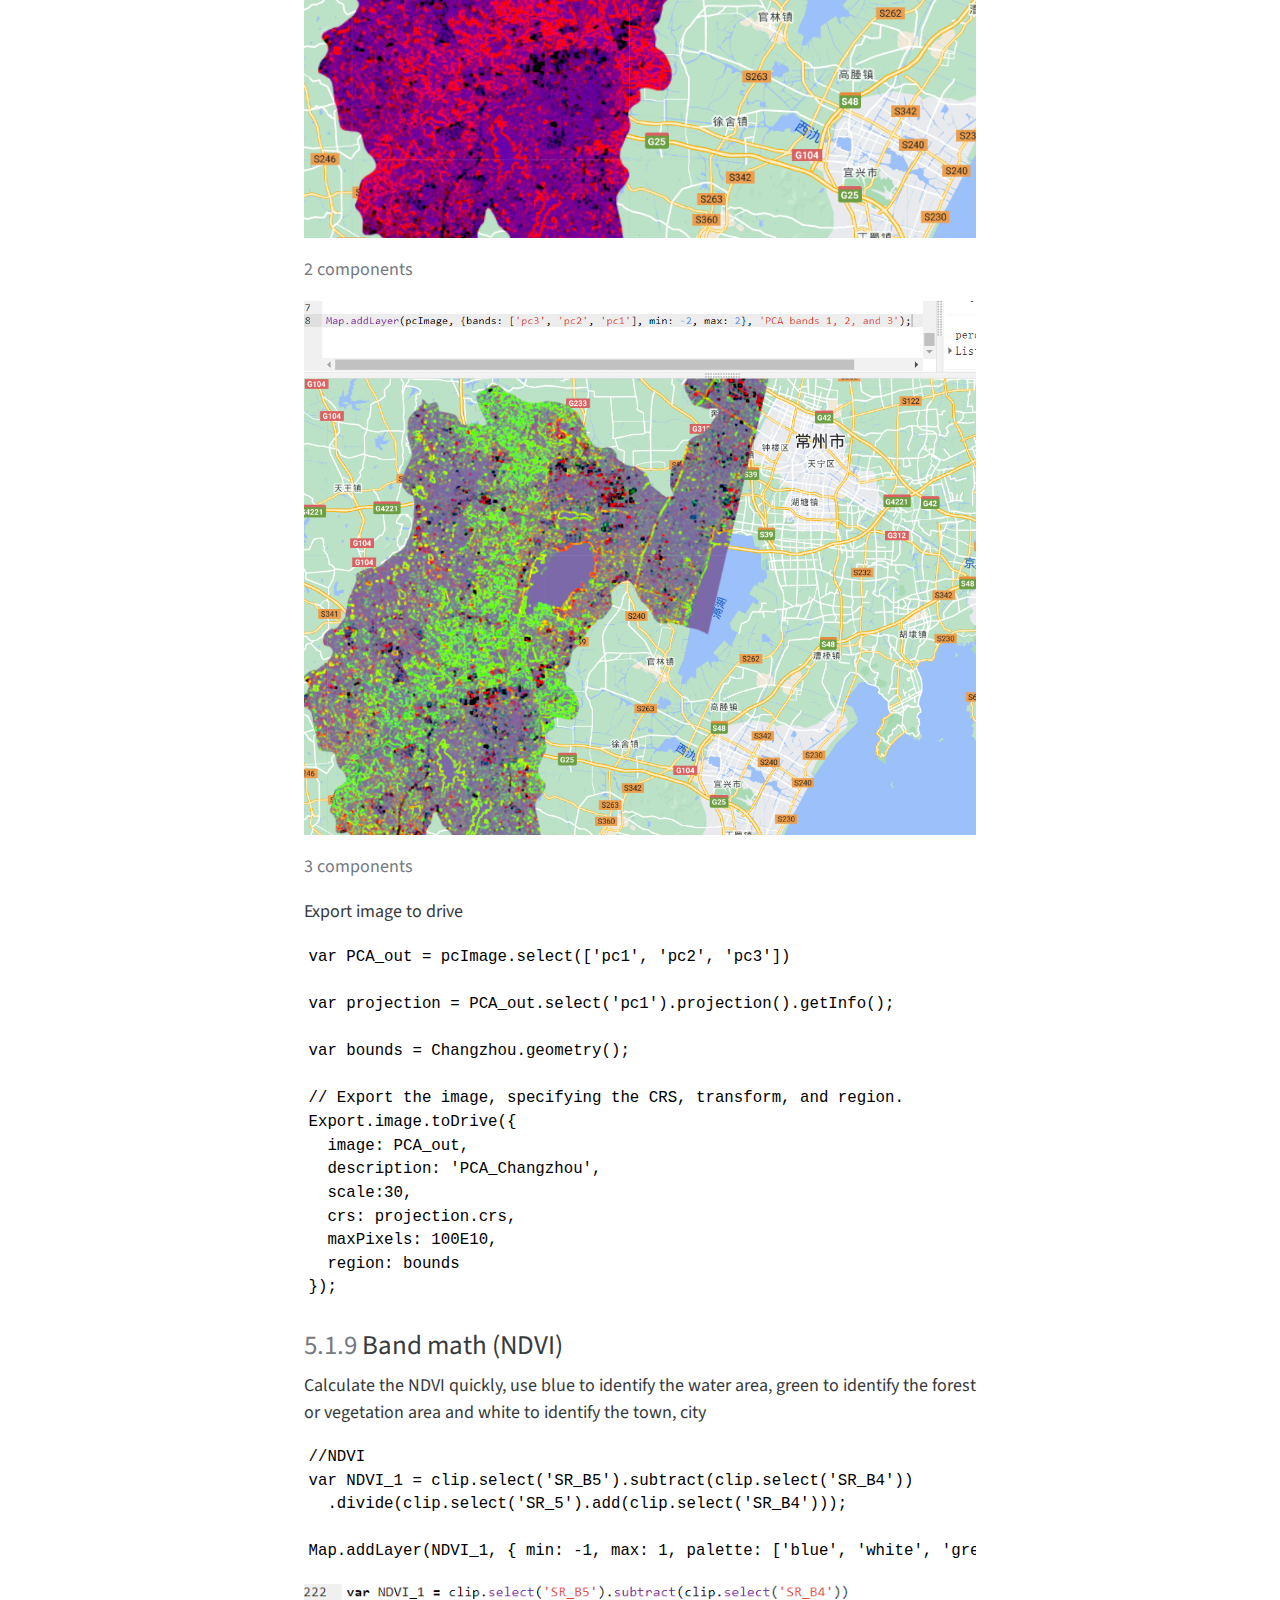
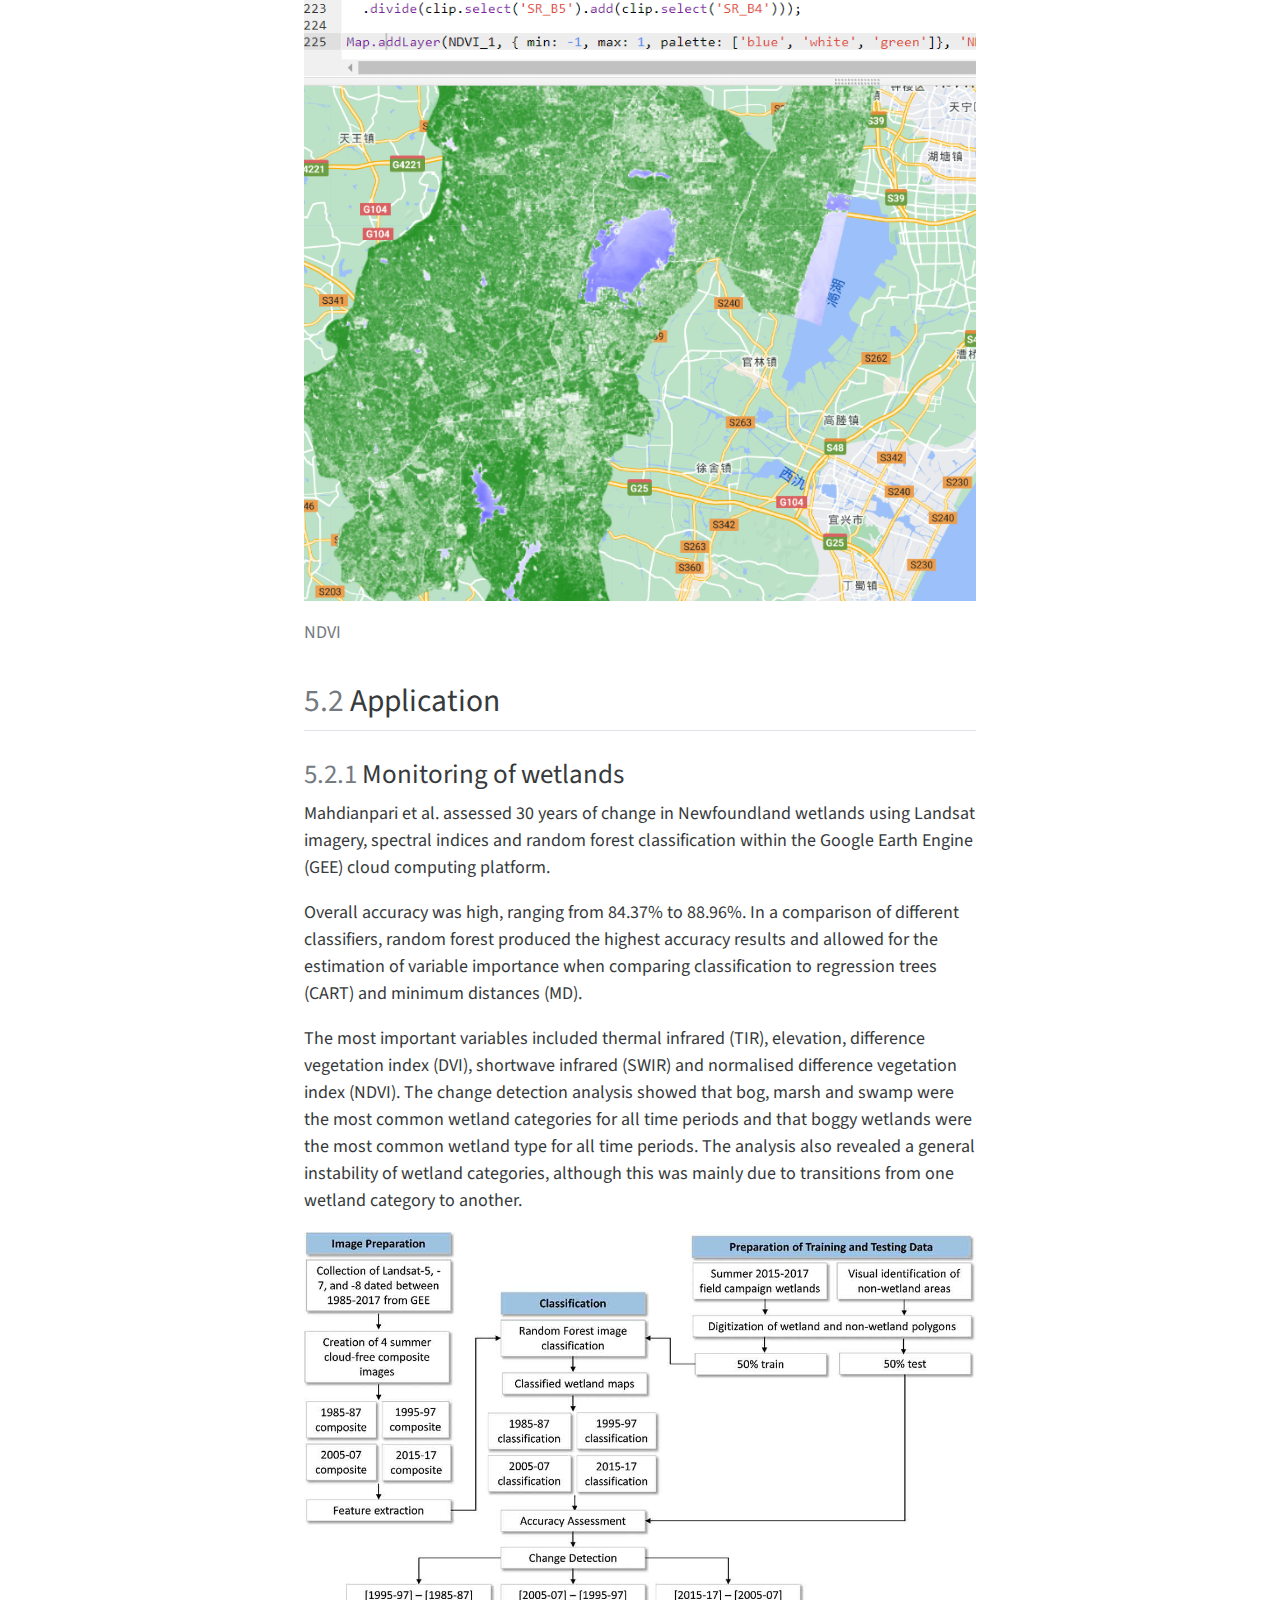
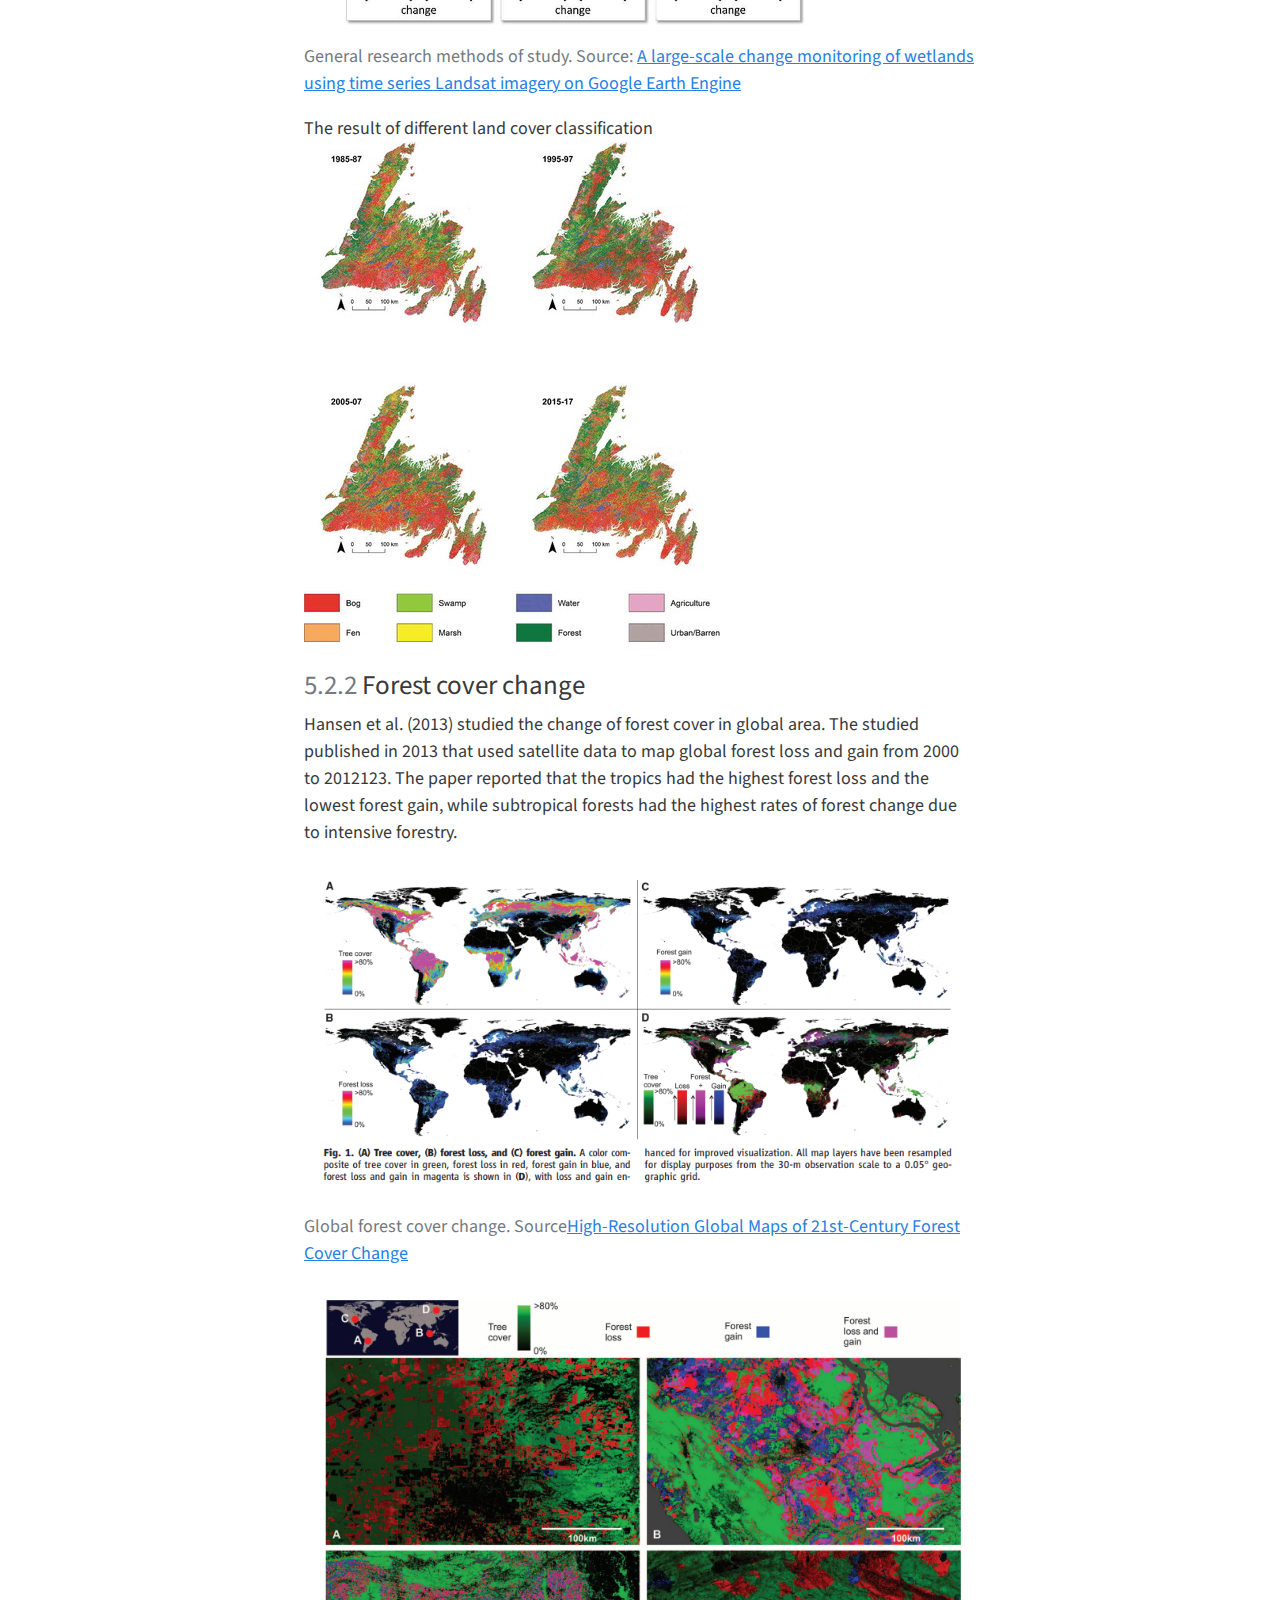
<file: docs/week5.html>
<!DOCTYPE html>
<html xmlns="http://www.w3.org/1999/xhtml" lang="en" xml:lang="en"><head>

<meta charset="utf-8">
<meta name="generator" content="quarto-1.2.335">

<meta name="viewport" content="width=device-width, initial-scale=1.0, user-scalable=yes">


<title>CASA0023 Learning Diary - 5&nbsp; Week 5: Google Earth Engine</title>
<style>
code{white-space: pre-wrap;}
span.smallcaps{font-variant: small-caps;}
div.columns{display: flex; gap: min(4vw, 1.5em);}
div.column{flex: auto; overflow-x: auto;}
div.hanging-indent{margin-left: 1.5em; text-indent: -1.5em;}
ul.task-list{list-style: none;}
ul.task-list li input[type="checkbox"] {
  width: 0.8em;
  margin: 0 0.8em 0.2em -1.6em;
  vertical-align: middle;
}
</style>


<script src="site_libs/quarto-nav/quarto-nav.js"></script>
<script src="site_libs/quarto-nav/headroom.min.js"></script>
<script src="site_libs/clipboard/clipboard.min.js"></script>
<script src="site_libs/quarto-search/autocomplete.umd.js"></script>
<script src="site_libs/quarto-search/fuse.min.js"></script>
<script src="site_libs/quarto-search/quarto-search.js"></script>
<meta name="quarto:offset" content="./">
<link href="./week6.html" rel="next">
<link href="./week4.html" rel="prev">
<script src="site_libs/quarto-html/quarto.js"></script>
<script src="site_libs/quarto-html/popper.min.js"></script>
<script src="site_libs/quarto-html/tippy.umd.min.js"></script>
<script src="site_libs/quarto-html/anchor.min.js"></script>
<link href="site_libs/quarto-html/tippy.css" rel="stylesheet">
<link href="site_libs/quarto-html/quarto-syntax-highlighting.css" rel="stylesheet" id="quarto-text-highlighting-styles">
<script src="site_libs/bootstrap/bootstrap.min.js"></script>
<link href="site_libs/bootstrap/bootstrap-icons.css" rel="stylesheet">
<link href="site_libs/bootstrap/bootstrap.min.css" rel="stylesheet" id="quarto-bootstrap" data-mode="light">
<script id="quarto-search-options" type="application/json">{
  "location": "sidebar",
  "copy-button": false,
  "collapse-after": 3,
  "panel-placement": "start",
  "type": "textbox",
  "limit": 20,
  "language": {
    "search-no-results-text": "No results",
    "search-matching-documents-text": "matching documents",
    "search-copy-link-title": "Copy link to search",
    "search-hide-matches-text": "Hide additional matches",
    "search-more-match-text": "more match in this document",
    "search-more-matches-text": "more matches in this document",
    "search-clear-button-title": "Clear",
    "search-detached-cancel-button-title": "Cancel",
    "search-submit-button-title": "Submit"
  }
}</script>


</head>

<body class="nav-sidebar floating">

<div id="quarto-search-results"></div>
  <header id="quarto-header" class="headroom fixed-top">
  <nav class="quarto-secondary-nav" data-bs-toggle="collapse" data-bs-target="#quarto-sidebar" aria-controls="quarto-sidebar" aria-expanded="false" aria-label="Toggle sidebar navigation" onclick="if (window.quartoToggleHeadroom) { window.quartoToggleHeadroom(); }">
    <div class="container-fluid d-flex justify-content-between">
      <h1 class="quarto-secondary-nav-title"><span class="chapter-number">5</span>&nbsp; <span class="chapter-title">Week 5: Google Earth Engine</span></h1>
      <button type="button" class="quarto-btn-toggle btn" aria-label="Show secondary navigation">
        <i class="bi bi-chevron-right"></i>
      </button>
    </div>
  </nav>
</header>
<!-- content -->
<div id="quarto-content" class="quarto-container page-columns page-rows-contents page-layout-article">
<!-- sidebar -->
  <nav id="quarto-sidebar" class="sidebar collapse sidebar-navigation floating overflow-auto">
    <div class="pt-lg-2 mt-2 text-left sidebar-header">
    <div class="sidebar-title mb-0 py-0">
      <a href="./">CASA0023 Learning Diary</a> 
    </div>
      </div>
      <div class="mt-2 flex-shrink-0 align-items-center">
        <div class="sidebar-search">
        <div id="quarto-search" class="" title="Search"></div>
        </div>
      </div>
    <div class="sidebar-menu-container"> 
    <ul class="list-unstyled mt-1">
        <li class="sidebar-item">
  <div class="sidebar-item-container"> 
  <a href="./index.html" class="sidebar-item-text sidebar-link">Introduction</a>
  </div>
</li>
        <li class="sidebar-item">
  <div class="sidebar-item-container"> 
  <a href="./week1.html" class="sidebar-item-text sidebar-link"><span class="chapter-number">1</span>&nbsp; <span class="chapter-title">Week 1: Getting started with remote sensing</span></a>
  </div>
</li>
        <li class="sidebar-item">
  <div class="sidebar-item-container"> 
  <a href="./week2.html" class="sidebar-item-text sidebar-link"><span class="chapter-number">2</span>&nbsp; <span class="chapter-title">Week 2: Portfolio</span></a>
  </div>
</li>
        <li class="sidebar-item">
  <div class="sidebar-item-container"> 
  <a href="./week3.html" class="sidebar-item-text sidebar-link"><span class="chapter-number">3</span>&nbsp; <span class="chapter-title">Week 3: Corrections</span></a>
  </div>
</li>
        <li class="sidebar-item">
  <div class="sidebar-item-container"> 
  <a href="./week4.html" class="sidebar-item-text sidebar-link"><span class="chapter-number">4</span>&nbsp; <span class="chapter-title">Week 4: Policy</span></a>
  </div>
</li>
        <li class="sidebar-item">
  <div class="sidebar-item-container"> 
  <a href="./week5.html" class="sidebar-item-text sidebar-link active"><span class="chapter-number">5</span>&nbsp; <span class="chapter-title">Week 5: Google Earth Engine</span></a>
  </div>
</li>
        <li class="sidebar-item">
  <div class="sidebar-item-container"> 
  <a href="./week6.html" class="sidebar-item-text sidebar-link"><span class="chapter-number">6</span>&nbsp; <span class="chapter-title">Week 6: Classification I</span></a>
  </div>
</li>
        <li class="sidebar-item">
  <div class="sidebar-item-container"> 
  <a href="./week7.html" class="sidebar-item-text sidebar-link"><span class="chapter-number">7</span>&nbsp; <span class="chapter-title">Week7: Classification II</span></a>
  </div>
</li>
        <li class="sidebar-item">
  <div class="sidebar-item-container"> 
  <a href="./week8.html" class="sidebar-item-text sidebar-link"><span class="chapter-number">8</span>&nbsp; <span class="chapter-title">Week8: Temperature</span></a>
  </div>
</li>
        <li class="sidebar-item">
  <div class="sidebar-item-container"> 
  <a href="./references.html" class="sidebar-item-text sidebar-link">References</a>
  </div>
</li>
    </ul>
    </div>
</nav>
<!-- margin-sidebar -->
    <div id="quarto-margin-sidebar" class="sidebar margin-sidebar">
        <nav id="TOC" role="doc-toc" class="toc-active">
    <h2 id="toc-title">Table of contents</h2>
   
  <ul>
  <li><a href="#summary" id="toc-summary" class="nav-link active" data-scroll-target="#summary"><span class="toc-section-number">5.1</span>  Summary</a>
  <ul class="collapse">
  <li><a href="#introduction-about-google-earth-engine" id="toc-introduction-about-google-earth-engine" class="nav-link" data-scroll-target="#introduction-about-google-earth-engine"><span class="toc-section-number">5.1.1</span>  Introduction about Google Earth Engine</a></li>
  <li><a href="#objects-in-gee" id="toc-objects-in-gee" class="nav-link" data-scroll-target="#objects-in-gee"><span class="toc-section-number">5.1.2</span>  Objects in GEE</a></li>
  <li><a href="#architecture-of-gee" id="toc-architecture-of-gee" class="nav-link" data-scroll-target="#architecture-of-gee"><span class="toc-section-number">5.1.3</span>  Architecture of GEE</a></li>
  <li><a href="#application-of-google-earth-engine" id="toc-application-of-google-earth-engine" class="nav-link" data-scroll-target="#application-of-google-earth-engine"><span class="toc-section-number">5.1.4</span>  Application of Google Earth Engine</a></li>
  <li><a href="#discussion-of-median-method" id="toc-discussion-of-median-method" class="nav-link" data-scroll-target="#discussion-of-median-method"><span class="toc-section-number">5.1.5</span>  Discussion of median method</a></li>
  <li><a href="#better-images" id="toc-better-images" class="nav-link" data-scroll-target="#better-images"><span class="toc-section-number">5.1.6</span>  Better images</a></li>
  <li><a href="#texture-measures" id="toc-texture-measures" class="nav-link" data-scroll-target="#texture-measures"><span class="toc-section-number">5.1.7</span>  Texture measures</a></li>
  <li><a href="#pca" id="toc-pca" class="nav-link" data-scroll-target="#pca"><span class="toc-section-number">5.1.8</span>  PCA</a></li>
  <li><a href="#band-math-ndvi" id="toc-band-math-ndvi" class="nav-link" data-scroll-target="#band-math-ndvi"><span class="toc-section-number">5.1.9</span>  Band math (NDVI)</a></li>
  </ul></li>
  <li><a href="#application" id="toc-application" class="nav-link" data-scroll-target="#application"><span class="toc-section-number">5.2</span>  Application</a>
  <ul class="collapse">
  <li><a href="#monitoring-of-wetlands" id="toc-monitoring-of-wetlands" class="nav-link" data-scroll-target="#monitoring-of-wetlands"><span class="toc-section-number">5.2.1</span>  Monitoring of wetlands</a></li>
  <li><a href="#forest-cover-change" id="toc-forest-cover-change" class="nav-link" data-scroll-target="#forest-cover-change"><span class="toc-section-number">5.2.2</span>  Forest cover change</a></li>
  </ul></li>
  <li><a href="#reflection" id="toc-reflection" class="nav-link" data-scroll-target="#reflection"><span class="toc-section-number">5.3</span>  Reflection</a></li>
  </ul>
</nav>
    </div>
<!-- main -->
<main class="content" id="quarto-document-content">

<header id="title-block-header" class="quarto-title-block default">
<div class="quarto-title">
<h1 class="title d-none d-lg-block"><span class="chapter-number">5</span>&nbsp; <span class="chapter-title">Week 5: Google Earth Engine</span></h1>
</div>



<div class="quarto-title-meta">

    
  
    
  </div>
  

</header>

<section id="summary" class="level2" data-number="5.1">
<h2 data-number="5.1" class="anchored" data-anchor-id="summary"><span class="header-section-number">5.1</span> Summary</h2>
<section id="introduction-about-google-earth-engine" class="level3" data-number="5.1.1">
<h3 data-number="5.1.1" class="anchored" data-anchor-id="introduction-about-google-earth-engine"><span class="header-section-number">5.1.1</span> Introduction about Google Earth Engine</h3>
<p>Google Earth Engine is a cloud-based platform for geospatial data analysis and visualization. It provides access to a vast repository of satellite imagery and geospatial data, as well as a powerful suite of tools for processing and analyzing this data.</p>
<p>The advantages of Earth Engine is scalability. The platform can handle extremely large datasets and perform complex analysis in near real-time, making it well suited for monitoring changes on a global scale. Earth Engine also offers an easy-to-use programming interface (use command-based programming, env: javascript), allowing users to write custom scripts and algorithms to perform specific analysis tasks.</p>
<p>Google Earth Engine is also widely used by government agencies, NGOs, and academic institutions for a variety of purposes, including environmental monitoring, natural resource management, and disaster response. The platform is free to use for non-commercial purposes, and access to its data and tools can be granted through a simple application process.</p>
<p>Here is the link for GEE guidance: https://developers.google.com/earth-engine/guides/objects_methods_overview</p>
</section>
<section id="objects-in-gee" class="level3" data-number="5.1.2">
<h3 data-number="5.1.2" class="anchored" data-anchor-id="objects-in-gee"><span class="header-section-number">5.1.2</span> Objects in GEE</h3>
<ul>
<li><p>Image: a fundamental raster data type</p></li>
<li><p>ImageCollection: a set of images</p></li>
<li><p>Geometry: a fundamental vector data type</p></li>
<li><p>Feature: a geometry with attributes</p></li>
<li><p>FeatureCollection: a set of feature</p></li>
<li><p>Reducer: compute statistics or perform aggregations</p></li>
<li><p>Join: combine databases (images or feature collections) based on keys</p></li>
<li><p>Array: an object for multi-dimensional analyses</p></li>
<li><p>Chart: an object for charting properties and spatiotemporal redfuctions</p></li>
</ul>
</section>
<section id="architecture-of-gee" class="level3" data-number="5.1.3">
<h3 data-number="5.1.3" class="anchored" data-anchor-id="architecture-of-gee"><span class="header-section-number">5.1.3</span> Architecture of GEE</h3>
<div class="quarto-figure quarto-figure-center">
<figure class="figure">
<p><img src="docs/image/architecture.png" class="img-fluid figure-img"></p>
<p></p><figcaption class="figure-caption">Architecture of GEE Source: <a href="https://www.researchgate.net/figure/A-simplified-Google-Earth-Engine-GEE-system-architecture-diagram-Source-Gorelick-et_fig1_340678446">Research gate</a></figcaption><p></p>
</figure>
</div>
<p>The manipulation languages for client are JavaScript and Python, and all the requests will be responded by REST API. It has a cluster which contains masters and servers, MapReduce is used to do batch processing job, there are three kinds of databases for storage.</p>
</section>
<section id="application-of-google-earth-engine" class="level3" data-number="5.1.4">
<h3 data-number="5.1.4" class="anchored" data-anchor-id="application-of-google-earth-engine"><span class="header-section-number">5.1.4</span> Application of Google Earth Engine</h3>
<p>Load map, point of interest: Changzhou city, Jiangsu Province [31.81, 119.97]</p>
<pre><code>var Changzhou = ee.FeatureCollection('users/giscodingmo/gadm41_CHN_2')
    .filter('NL_NAME_1 == "常州市"');

var oneimage_study_area_cloud = ee.ImageCollection('LANDSAT/LC08/C02/T1_L2')
.filterDate('2021-01-01', '2022-12-10')
.filterBounds(Changzhou)  // Intersecting ROI
.filter(ee.Filter.lt("CLOUD_COVER", 0.1));


// load the image
var image_120_38 = ee.Image('LANDSAT/LC08/C02/T1_L2/LC08_120038_20211004')

// add the image on the map
Map.addLayer(one_image, {bands: ["SR_B4", "SR_B3", "SR_B2"]}, "Landsat 8")</code></pre>
<p>Result:</p>
<div class="quarto-figure quarto-figure-center">
<figure class="figure">
<p><img src="docs/image/path.png" class="img-fluid figure-img"></p>
<p></p><figcaption class="figure-caption">path and row</figcaption><p></p>
</figure>
</div>
</section>
<section id="discussion-of-median-method" class="level3" data-number="5.1.5">
<h3 data-number="5.1.5" class="anchored" data-anchor-id="discussion-of-median-method"><span class="header-section-number">5.1.5</span> Discussion of median method</h3>
<p>Initially, I use imageCollection.reduce() function (median method) to reduce the images:</p>
<pre><code>var median = oneimage_study_area_cloud.reduce(ee.Reducer.median());

// print the image info
print(median, "median")</code></pre>
<p>Median method is effective when the classification task is between those objects which have giant jump such as forest and non-forest area, water and non-water area.</p>
<p>If the gap is not obvious, it is difficult to use median method to integrate images. To improve the accuracy of the classification, an improved method is to add other quartiles to the median, e.g.&nbsp;25% quartile, 75% quartile. Another method is using seasonal median (spring, summer, fall, winter) to substitute single median, use a curve to fit the trend.</p>
<pre><code>// example of season medians
function seasonComposite(start) {
  var end = ee.Number(start).add(2)  
  // transfer the data type
  return collection
  .filter(ee.Filter.calendarRange(start, end, "month"))
  .median()
}

// call
var seasons = ee.List([1,4,7,10]).map(seasonComposite);
var composite = ee.ImageCollection(seasons).toBands();</code></pre>
</section>
<section id="better-images" class="level3" data-number="5.1.6">
<h3 data-number="5.1.6" class="anchored" data-anchor-id="better-images"><span class="header-section-number">5.1.6</span> Better images</h3>
<section id="true-color-image" class="level4" data-number="5.1.6.1">
<h4 data-number="5.1.6.1" class="anchored" data-anchor-id="true-color-image"><span class="header-section-number">5.1.6.1</span> True color image</h4>
<p>write a function for the surface reflectance rate and temperature adjustment in Landsat Collection 2</p>
<pre><code>// Applies scaling factors in Collection 2
function applyScaleFactors(image) {
  var opticalBands = image.select('SR_B.').multiply(0.0000275).add(-0.2);
  var thermalBands = image.select('ST_B.*').multiply(0.00341802).add(149.0);
  return image.addBands(opticalBands, null, true)
              .addBands(thermalBands, null, true);
}

// call our collection to the function and assign it to a new variable 
var oneimage_study_area_cloud_scale = oneimage_study_area_cloud.map(applyScaleFactors);

// apply the median reducer
var oneimage_study_area_cloud_scale_median = oneimage_study_area_cloud_scale.reduce(ee.Reducer.median());

print(oneimage_study_area_cloud_scale_median)


// set up some of the visualisation paramters 
var vis_params = {
  bands: ['SR_B4_median', 'SR_B3_median', 'SR_B2_median'],
  min: 0.0,
  max: 0.3,
};

// add a layer to the map
Map.addLayer(oneimage_study_area_cloud_scale_median, vis_params, 'True Color (432)');</code></pre>
<p>Result:</p>
<div class="quarto-figure quarto-figure-center">
<figure class="figure">
<p><img src="docs/image/vis_map.png" class="img-fluid figure-img"></p>
<p></p><figcaption class="figure-caption">visualization by true color (432)</figcaption><p></p>
</figure>
</div>
</section>
<section id="clip-image" class="level4" data-number="5.1.6.2">
<h4 data-number="5.1.6.2" class="anchored" data-anchor-id="clip-image"><span class="header-section-number">5.1.6.2</span> Clip image</h4>
<pre><code>var clip = meanImage.clip(Changzhou)
  .select(['SR_B1', 'SR_B2', 'SR_B3', 'SR_B4', 'SR_B5', 'SR_B6', 'SR_B7']);

var vis_params3 = {
  bands: ['SR_B4', 'SR_B3', 'SR_B2'],
  min: 0,
  max: 0.3,
};

// map the layer
Map.addLayer(clip, vis_params3, 'clip');</code></pre>
<p>Result: the image boundary is followed by city boundary</p>
<div class="quarto-figure quarto-figure-center">
<figure class="figure">
<p><img src="docs/image/city_boundary.png" class="img-fluid figure-img"></p>
<p></p><figcaption class="figure-caption">city boundary clip image</figcaption><p></p>
</figure>
</div>
</section>
</section>
<section id="texture-measures" class="level3" data-number="5.1.7">
<h3 data-number="5.1.7" class="anchored" data-anchor-id="texture-measures"><span class="header-section-number">5.1.7</span> Texture measures</h3>
<pre><code>// based on the clip generated before
var glcm = clip.select(['SR_B1', 'SR_B2', 'SR_B3', 'SR_B4', 'SR_B5', 'SR_B6', 'SR_B7'])
  .multiply(1000)
  .toUint16()
  .glcmTexture({size: 1})
  .select('SR_.._contrast|SR_.._diss')
  .addBands(clip);
  
// add to the map, but change the range values  
Map.addLayer(glcm, {min:15, max:650 }, 'glcm');</code></pre>
<p>Result:</p>
<div class="quarto-figure quarto-figure-center">
<figure class="figure">
<p><img src="docs/image/texture.png" class="img-fluid figure-img"></p>
<p></p><figcaption class="figure-caption">texture adjustment</figcaption><p></p>
</figure>
</div>
</section>
<section id="pca" class="level3" data-number="5.1.8">
<h3 data-number="5.1.8" class="anchored" data-anchor-id="pca"><span class="header-section-number">5.1.8</span> PCA</h3>
<p>Principle component analysis code is here:</p>
<pre><code>var scale = 30;
var bandNames = glcm.bandNames();

// print(bandNames)

var region = Changzhou.geometry();
// Map.centerObject(region, 10);
// Map.addLayer(ee.Image().paint(region, 0, 2), {}, 'Region');

// print(region, "Changzhou_geometry")
// print(bandNames)

// mean center the data and SD strech the princapal components 
// and an SD stretch of the principal components.
var meanDict = glcm.reduceRegion({
    reducer: ee.Reducer.mean(),
    geometry: region,
    scale: scale,
    maxPixels: 1e9
});

var means = ee.Image.constant(meanDict.values(bandNames));
var centered = glcm.subtract(means);


// This helper function returns a list of new band names.
var getNewBandNames = function(prefix) {
  var seq = ee.List.sequence(1, bandNames.length());
  return seq.map(function(b) {
    return ee.String(prefix).cat(ee.Number(b).int());
  });
};


// This function accepts mean centered imagery, a scale and
// a region in which to perform the analysis.  It returns the
// Principal Components (PC) in the region as a new image.
var getPrincipalComponents = function(centered, scale, region) {
  // Collapse the bands of the image into a 1D array per pixel.
  var arrays = centered.toArray();

  // Compute the covariance of the bands within the region.
  var covar = arrays.reduceRegion({
    reducer: ee.Reducer.centeredCovariance(),
    geometry: region,
    scale: scale,
    maxPixels: 1e9
  });

  // Get the 'array' covariance result and cast to an array.
  // This represents the band-to-band covariance within the region.
  var covarArray = ee.Array(covar.get('array'));

  // Perform an eigen analysis and slice apart the values and vectors.
  var eigens = covarArray.eigen();

  // This is a P-length vector of Eigenvalues.
  var eigenValues = eigens.slice(1, 0, 1);
  // This is a PxP matrix with eigenvectors in rows.
  
  var eigenValuesList = eigenValues.toList().flatten()
  var total = eigenValuesList.reduce(ee.Reducer.sum())
  var percentageVariance = eigenValuesList.map(function(item) {
  return (ee.Number(item).divide(total)).multiply(100).format('%.2f')
    })
  
  print("percentageVariance", percentageVariance)  

  var eigenVectors = eigens.slice(1, 1);

  // Convert the array image to 2D arrays for matrix computations.
  var arrayImage = arrays.toArray(1);

  // Left multiply the image array by the matrix of eigenvectors.
  var principalComponents = ee.Image(eigenVectors).matrixMultiply(arrayImage);

  // Turn the square roots of the Eigenvalues into a P-band image.
  var sdImage = ee.Image(eigenValues.sqrt())
    .arrayProject([0]).arrayFlatten([getNewBandNames('sd')]);

  // Turn the PCs into a P-band image, normalized by SD.
  return principalComponents
    // Throw out an an unneeded dimension, [[]] -&gt; [].
    .arrayProject([0])
    // Make the one band array image a multi-band image, [] -&gt; image.
    .arrayFlatten([getNewBandNames('pc')])
    // Normalize the PCs by their SDs.
    .divide(sdImage);
};

// Get the PCs at the specified scale and in the specified region
var pcImage = getPrincipalComponents(centered, scale, region);

// Plot each PC as a new layer
for (var i = 0; i &lt; bandNames.length().getInfo(); i++) {
  var band = pcImage.bandNames().get(i).getInfo();
  Map.addLayer(pcImage.select([band]), {min: -2, max: 2}, band);
}</code></pre>
<p>Result: I got the pictures, the number is equal to the length of bandNames, in my case, the bandNames contains 21 elements.</p>
<div class="quarto-figure quarto-figure-center">
<figure class="figure">
<p><img src="docs/image/pcajs.png" class="img-fluid figure-img"></p>
<p></p><figcaption class="figure-caption">example of PCA analysis</figcaption><p></p>
</figure>
</div>
<p>The first component can explain 63.68% of variance within the collection and the second component explains 26.66%, the third explains only 6.11%, therefore, I can just add pc1 and pc2 instead of the entire image, somethimes, pc3 can also be added to improve the accuracy, reaching 96.45%.</p>
<div class="quarto-figure quarto-figure-center">
<figure class="figure">
<p><img src="docs/image/percentage.png" class="img-fluid figure-img"></p>
<p></p><figcaption class="figure-caption">Percentage variables of PCA</figcaption><p></p>
</figure>
</div>
<pre><code>Map.addLayer(pcImage, {bands: ['pca3', 'pc2', 'pc1'], min: -2, max: 2}, 'PCA bands 1, 2 and 3');

Map.addLayer(pcImage, {bands: ['pc2', 'pc1'], min: -2, max: 2}, 'PCA bands 1, 2');</code></pre>
<p>Comparison between 2 components and 3 components:</p>
<div class="quarto-figure quarto-figure-center">
<figure class="figure">
<p><img src="docs/image/pca12.png" class="img-fluid figure-img"></p>
<p></p><figcaption class="figure-caption">2 components</figcaption><p></p>
</figure>
</div>
<div class="quarto-figure quarto-figure-center">
<figure class="figure">
<p><img src="docs/image/pca123.png" class="img-fluid figure-img"></p>
<p></p><figcaption class="figure-caption">3 components</figcaption><p></p>
</figure>
</div>
<p>Export image to drive</p>
<pre><code>var PCA_out = pcImage.select(['pc1', 'pc2', 'pc3'])

var projection = PCA_out.select('pc1').projection().getInfo();

var bounds = Changzhou.geometry();

// Export the image, specifying the CRS, transform, and region.
Export.image.toDrive({
  image: PCA_out,
  description: 'PCA_Changzhou',
  scale:30,
  crs: projection.crs,
  maxPixels: 100E10,
  region: bounds
});</code></pre>
</section>
<section id="band-math-ndvi" class="level3" data-number="5.1.9">
<h3 data-number="5.1.9" class="anchored" data-anchor-id="band-math-ndvi"><span class="header-section-number">5.1.9</span> Band math (NDVI)</h3>
<p>Calculate the NDVI quickly, use blue to identify the water area, green to identify the forest or vegetation area and white to identify the town, city</p>
<pre><code>//NDVI
var NDVI_1 = clip.select('SR_B5').subtract(clip.select('SR_B4'))
  .divide(clip.select('SR_5').add(clip.select('SR_B4')));

Map.addLayer(NDVI_1, { min: -1, max: 1, palette: ['blue', 'white', 'green']}, 'NDVI');</code></pre>
<div class="quarto-figure quarto-figure-center">
<figure class="figure">
<p><img src="docs/image/NDVI1.png" class="img-fluid figure-img"></p>
<p></p><figcaption class="figure-caption">NDVI</figcaption><p></p>
</figure>
</div>
</section>
</section>
<section id="application" class="level2" data-number="5.2">
<h2 data-number="5.2" class="anchored" data-anchor-id="application"><span class="header-section-number">5.2</span> Application</h2>
<section id="monitoring-of-wetlands" class="level3" data-number="5.2.1">
<h3 data-number="5.2.1" class="anchored" data-anchor-id="monitoring-of-wetlands"><span class="header-section-number">5.2.1</span> Monitoring of wetlands</h3>
<p>Mahdianpari et al.&nbsp;assessed 30 years of change in Newfoundland wetlands using Landsat imagery, spectral indices and random forest classification within the Google Earth Engine (GEE) cloud computing platform.</p>
<p>Overall accuracy was high, ranging from 84.37% to 88.96%. In a comparison of different classifiers, random forest produced the highest accuracy results and allowed for the estimation of variable importance when comparing classification to regression trees (CART) and minimum distances (MD).</p>
<p>The most important variables included thermal infrared (TIR), elevation, difference vegetation index (DVI), shortwave infrared (SWIR) and normalised difference vegetation index (NDVI). The change detection analysis showed that bog, marsh and swamp were the most common wetland categories for all time periods and that boggy wetlands were the most common wetland type for all time periods. The analysis also revealed a general instability of wetland categories, although this was mainly due to transitions from one wetland category to another.</p>
<div class="quarto-figure quarto-figure-center">
<figure class="figure">
<p><img src="docs/image/method.jpeg" class="img-fluid figure-img"></p>
<p></p><figcaption class="figure-caption">General research methods of study. Source: <a href="https://www.tandfonline.com/doi/full/10.1080/15481603.2020.1846948">A large-scale change monitoring of wetlands using time series Landsat imagery on Google Earth Engine</a></figcaption><p></p>
</figure>
</div>
<p>The result of different land cover classification <img src="docs/image/classes.jpg" class="img-fluid" alt="Classification result"></p>
</section>
<section id="forest-cover-change" class="level3" data-number="5.2.2">
<h3 data-number="5.2.2" class="anchored" data-anchor-id="forest-cover-change"><span class="header-section-number">5.2.2</span> Forest cover change</h3>
<p>Hansen et al.&nbsp;(2013) studied the change of forest cover in global area. The studied published in 2013 that used satellite data to map global forest loss and gain from 2000 to 2012123. The paper reported that the tropics had the highest forest loss and the lowest forest gain, while subtropical forests had the highest rates of forest change due to intensive forestry.</p>
<div class="quarto-figure quarto-figure-center">
<figure class="figure">
<p><img src="docs/image/tree.png" class="img-fluid figure-img"></p>
<p></p><figcaption class="figure-caption">Global forest cover change. Source<a href="https://www.researchgate.net/publication/258529161_High-Resolution_Global_Maps_of_21st-Century_Forest_Cover_Change">High-Resolution Global Maps of 21st-Century Forest Cover Change</a></figcaption><p></p>
</figure>
</div>
<div class="quarto-figure quarto-figure-center">
<figure class="figure">
<p><img src="docs/image/typical area.png" class="img-fluid figure-img"></p>
<p></p><figcaption class="figure-caption">4 typical area forest gain and loss. Source<a href="https://www.researchgate.net/publication/258529161_High-Resolution_Global_Maps_of_21st-Century_Forest_Cover_Change">High-Resolution Global Maps of 21st-Century Forest Cover Change</a></figcaption><p></p>
</figure>
</div>
</section>
</section>
<section id="reflection" class="level2" data-number="5.3">
<h2 data-number="5.3" class="anchored" data-anchor-id="reflection"><span class="header-section-number">5.3</span> Reflection</h2>
<p>In this week, I learned knowledge in several aspects: how to use Google Earth Engine to create points and analyse the ROI assisted with GADM boundary map.</p>
<ul>
<li><p>understood the advantages and disadvantages of using median methods to get the reduced images (advantages: fast calculation, be suitable for those objects which has giant difference; disadvantages: not accurate, can not reflect the trend of change) and knew the alternative and more accurate methods (multiple quantile methods: using 10% quantile, 25% quantile, 75% quantile, seasonal medians methods: using four medians to represent 4 seasons)</p></li>
<li><p>create true color image, mosaic image, clip image and do the texture adjustment by glcm</p></li>
<li><p>principle component analysis and find the explainable percentage, calculated NDVI and export them to local</p></li>
</ul>


</section>

</main> <!-- /main -->
<script id="quarto-html-after-body" type="application/javascript">
window.document.addEventListener("DOMContentLoaded", function (event) {
  const toggleBodyColorMode = (bsSheetEl) => {
    const mode = bsSheetEl.getAttribute("data-mode");
    const bodyEl = window.document.querySelector("body");
    if (mode === "dark") {
      bodyEl.classList.add("quarto-dark");
      bodyEl.classList.remove("quarto-light");
    } else {
      bodyEl.classList.add("quarto-light");
      bodyEl.classList.remove("quarto-dark");
    }
  }
  const toggleBodyColorPrimary = () => {
    const bsSheetEl = window.document.querySelector("link#quarto-bootstrap");
    if (bsSheetEl) {
      toggleBodyColorMode(bsSheetEl);
    }
  }
  toggleBodyColorPrimary();  
  const icon = "";
  const anchorJS = new window.AnchorJS();
  anchorJS.options = {
    placement: 'right',
    icon: icon
  };
  anchorJS.add('.anchored');
  const clipboard = new window.ClipboardJS('.code-copy-button', {
    target: function(trigger) {
      return trigger.previousElementSibling;
    }
  });
  clipboard.on('success', function(e) {
    // button target
    const button = e.trigger;
    // don't keep focus
    button.blur();
    // flash "checked"
    button.classList.add('code-copy-button-checked');
    var currentTitle = button.getAttribute("title");
    button.setAttribute("title", "Copied!");
    let tooltip;
    if (window.bootstrap) {
      button.setAttribute("data-bs-toggle", "tooltip");
      button.setAttribute("data-bs-placement", "left");
      button.setAttribute("data-bs-title", "Copied!");
      tooltip = new bootstrap.Tooltip(button, 
        { trigger: "manual", 
          customClass: "code-copy-button-tooltip",
          offset: [0, -8]});
      tooltip.show();    
    }
    setTimeout(function() {
      if (tooltip) {
        tooltip.hide();
        button.removeAttribute("data-bs-title");
        button.removeAttribute("data-bs-toggle");
        button.removeAttribute("data-bs-placement");
      }
      button.setAttribute("title", currentTitle);
      button.classList.remove('code-copy-button-checked');
    }, 1000);
    // clear code selection
    e.clearSelection();
  });
  function tippyHover(el, contentFn) {
    const config = {
      allowHTML: true,
      content: contentFn,
      maxWidth: 500,
      delay: 100,
      arrow: false,
      appendTo: function(el) {
          return el.parentElement;
      },
      interactive: true,
      interactiveBorder: 10,
      theme: 'quarto',
      placement: 'bottom-start'
    };
    window.tippy(el, config); 
  }
  const noterefs = window.document.querySelectorAll('a[role="doc-noteref"]');
  for (var i=0; i<noterefs.length; i++) {
    const ref = noterefs[i];
    tippyHover(ref, function() {
      // use id or data attribute instead here
      let href = ref.getAttribute('data-footnote-href') || ref.getAttribute('href');
      try { href = new URL(href).hash; } catch {}
      const id = href.replace(/^#\/?/, "");
      const note = window.document.getElementById(id);
      return note.innerHTML;
    });
  }
  const findCites = (el) => {
    const parentEl = el.parentElement;
    if (parentEl) {
      const cites = parentEl.dataset.cites;
      if (cites) {
        return {
          el,
          cites: cites.split(' ')
        };
      } else {
        return findCites(el.parentElement)
      }
    } else {
      return undefined;
    }
  };
  var bibliorefs = window.document.querySelectorAll('a[role="doc-biblioref"]');
  for (var i=0; i<bibliorefs.length; i++) {
    const ref = bibliorefs[i];
    const citeInfo = findCites(ref);
    if (citeInfo) {
      tippyHover(citeInfo.el, function() {
        var popup = window.document.createElement('div');
        citeInfo.cites.forEach(function(cite) {
          var citeDiv = window.document.createElement('div');
          citeDiv.classList.add('hanging-indent');
          citeDiv.classList.add('csl-entry');
          var biblioDiv = window.document.getElementById('ref-' + cite);
          if (biblioDiv) {
            citeDiv.innerHTML = biblioDiv.innerHTML;
          }
          popup.appendChild(citeDiv);
        });
        return popup.innerHTML;
      });
    }
  }
});
</script>
<nav class="page-navigation">
  <div class="nav-page nav-page-previous">
      <a href="./week4.html" class="pagination-link">
        <i class="bi bi-arrow-left-short"></i> <span class="nav-page-text"><span class="chapter-number">4</span>&nbsp; <span class="chapter-title">Week 4: Policy</span></span>
      </a>          
  </div>
  <div class="nav-page nav-page-next">
      <a href="./week6.html" class="pagination-link">
        <span class="nav-page-text"><span class="chapter-number">6</span>&nbsp; <span class="chapter-title">Week 6: Classification I</span></span> <i class="bi bi-arrow-right-short"></i>
      </a>
  </div>
</nav>
</div> <!-- /content -->



</body></html>
</file>
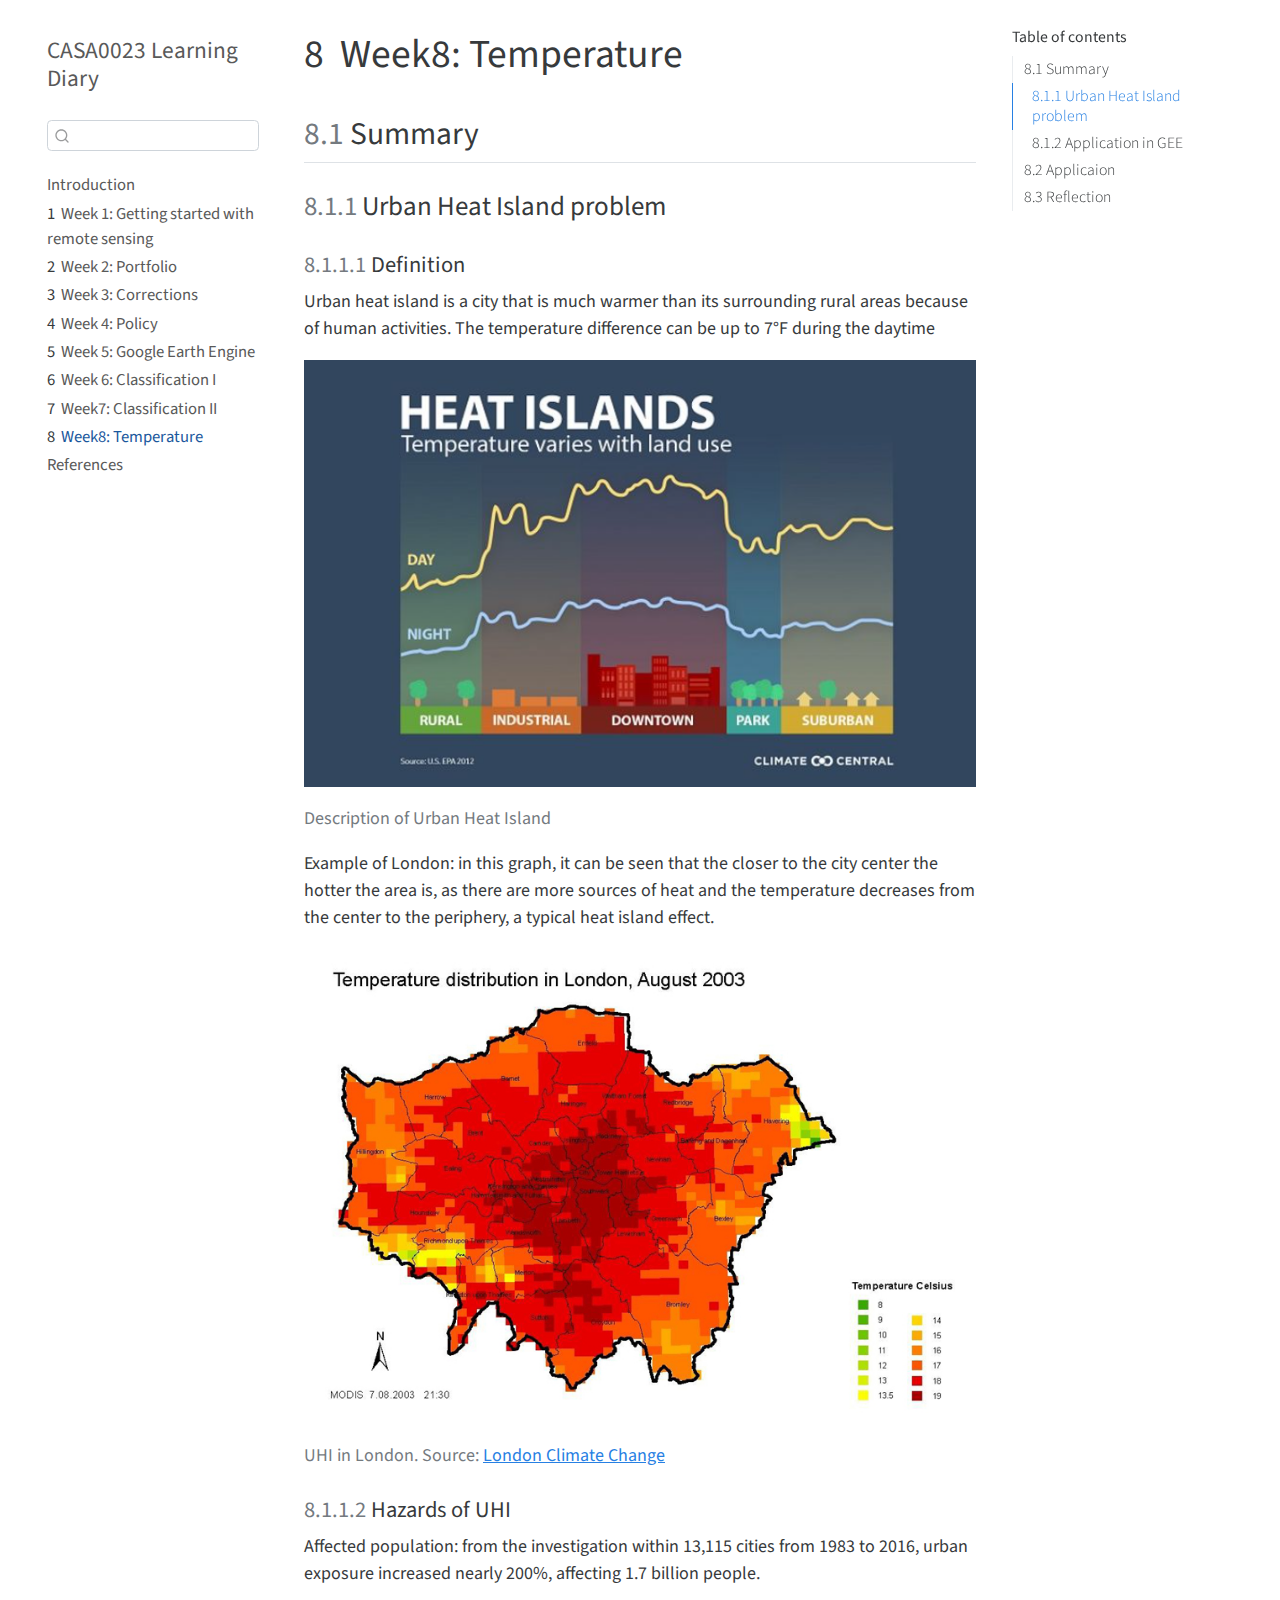
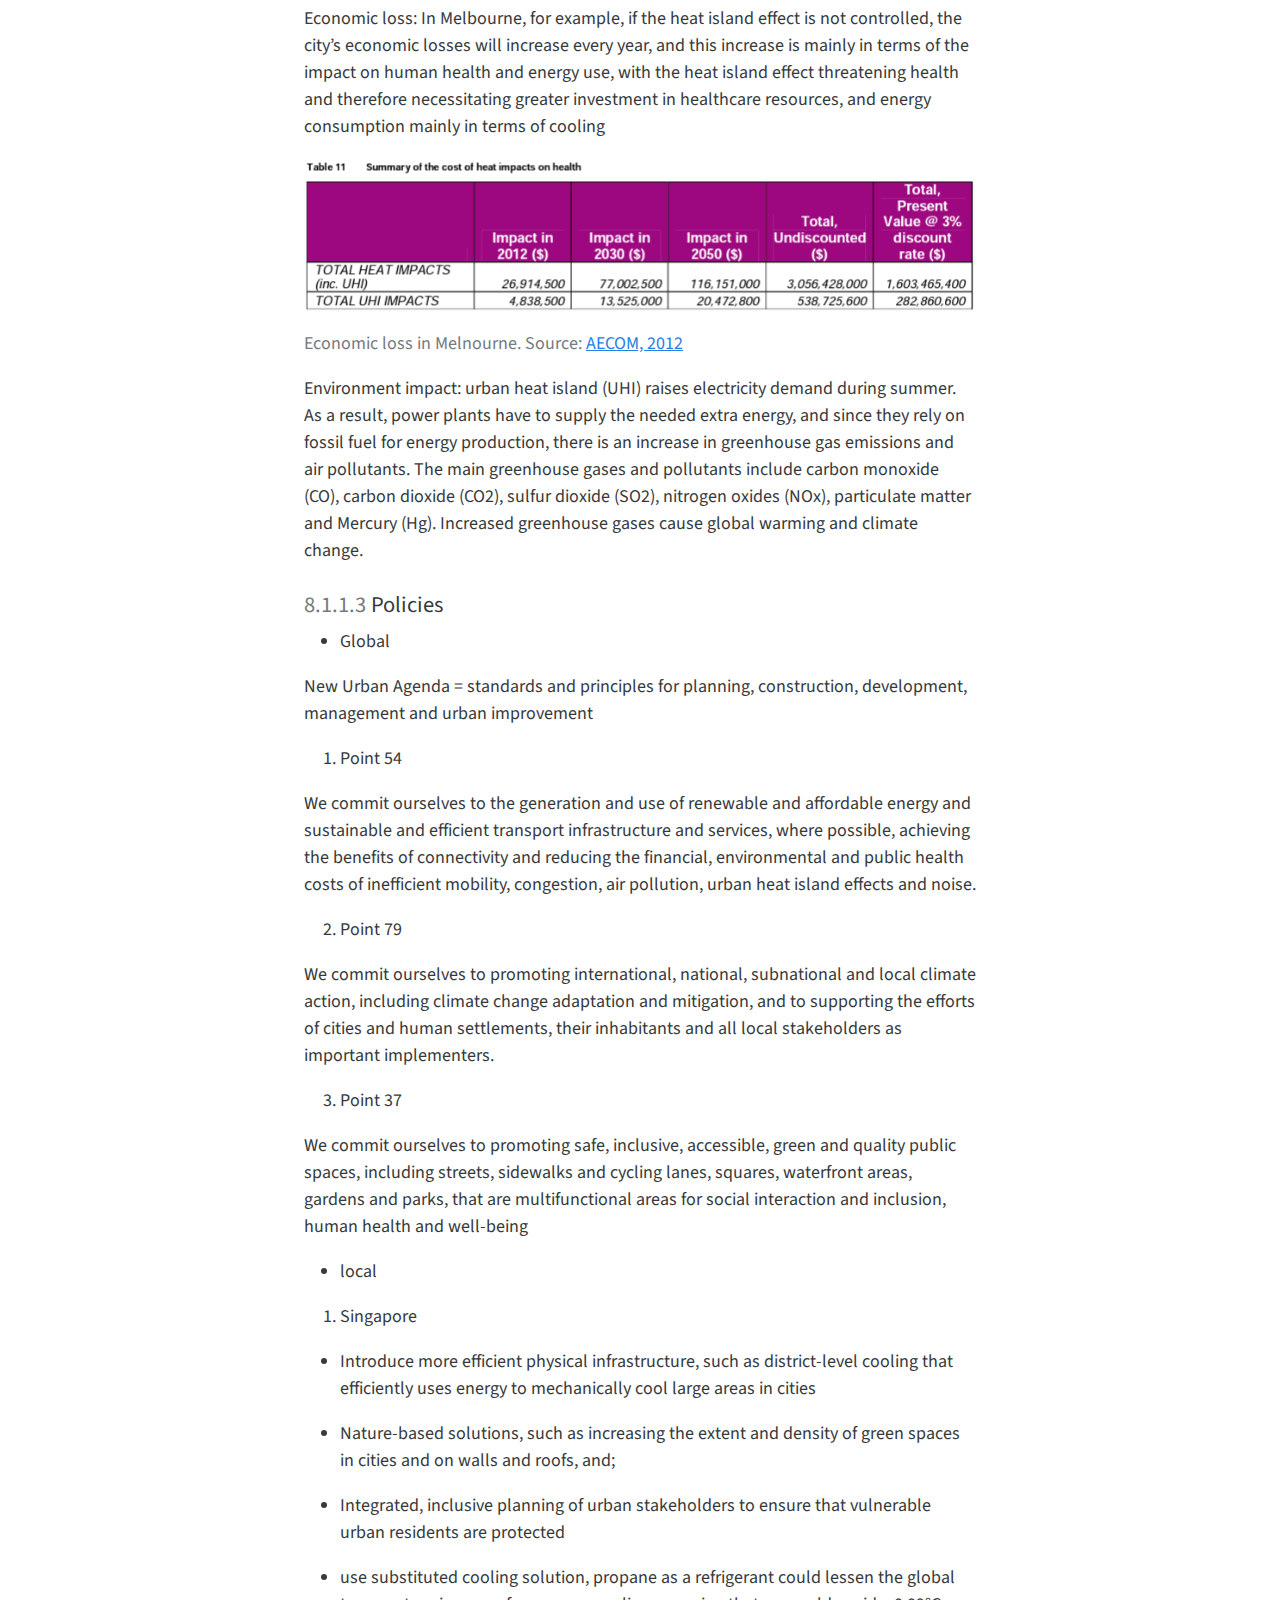
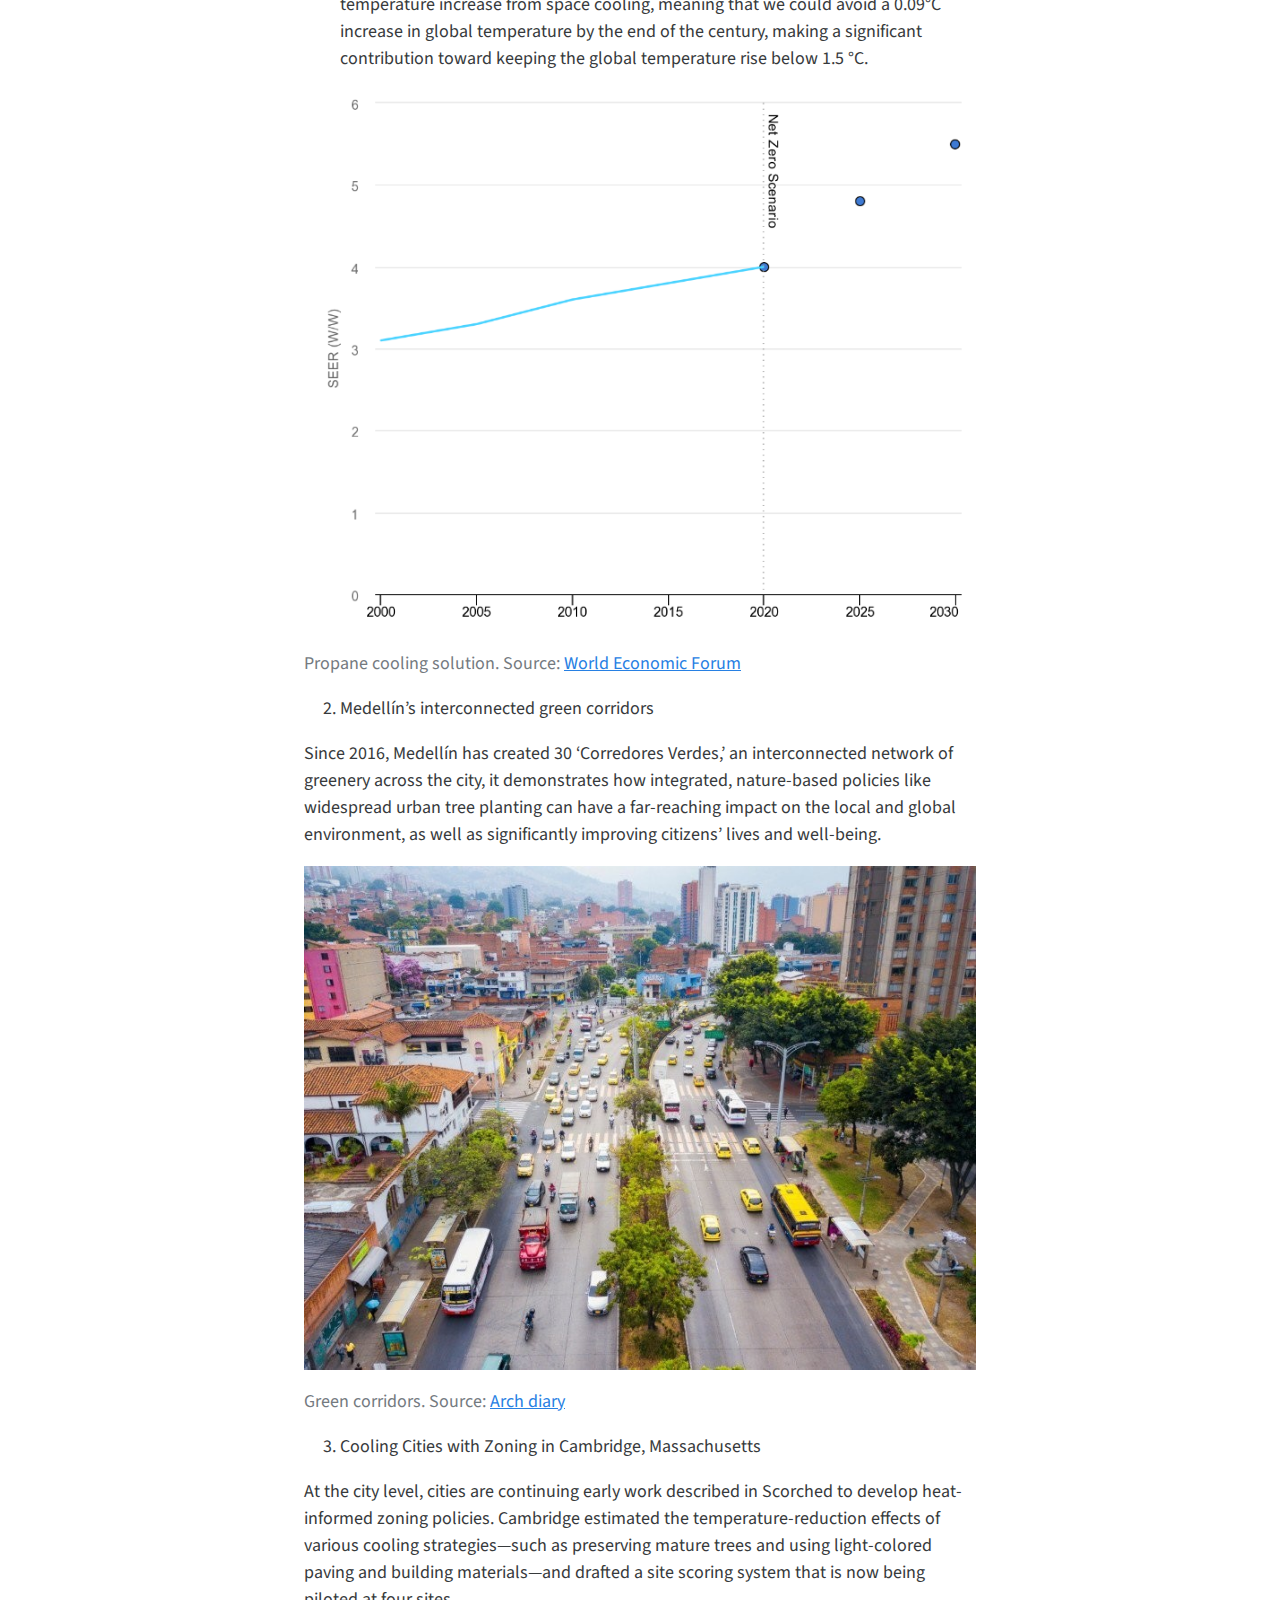
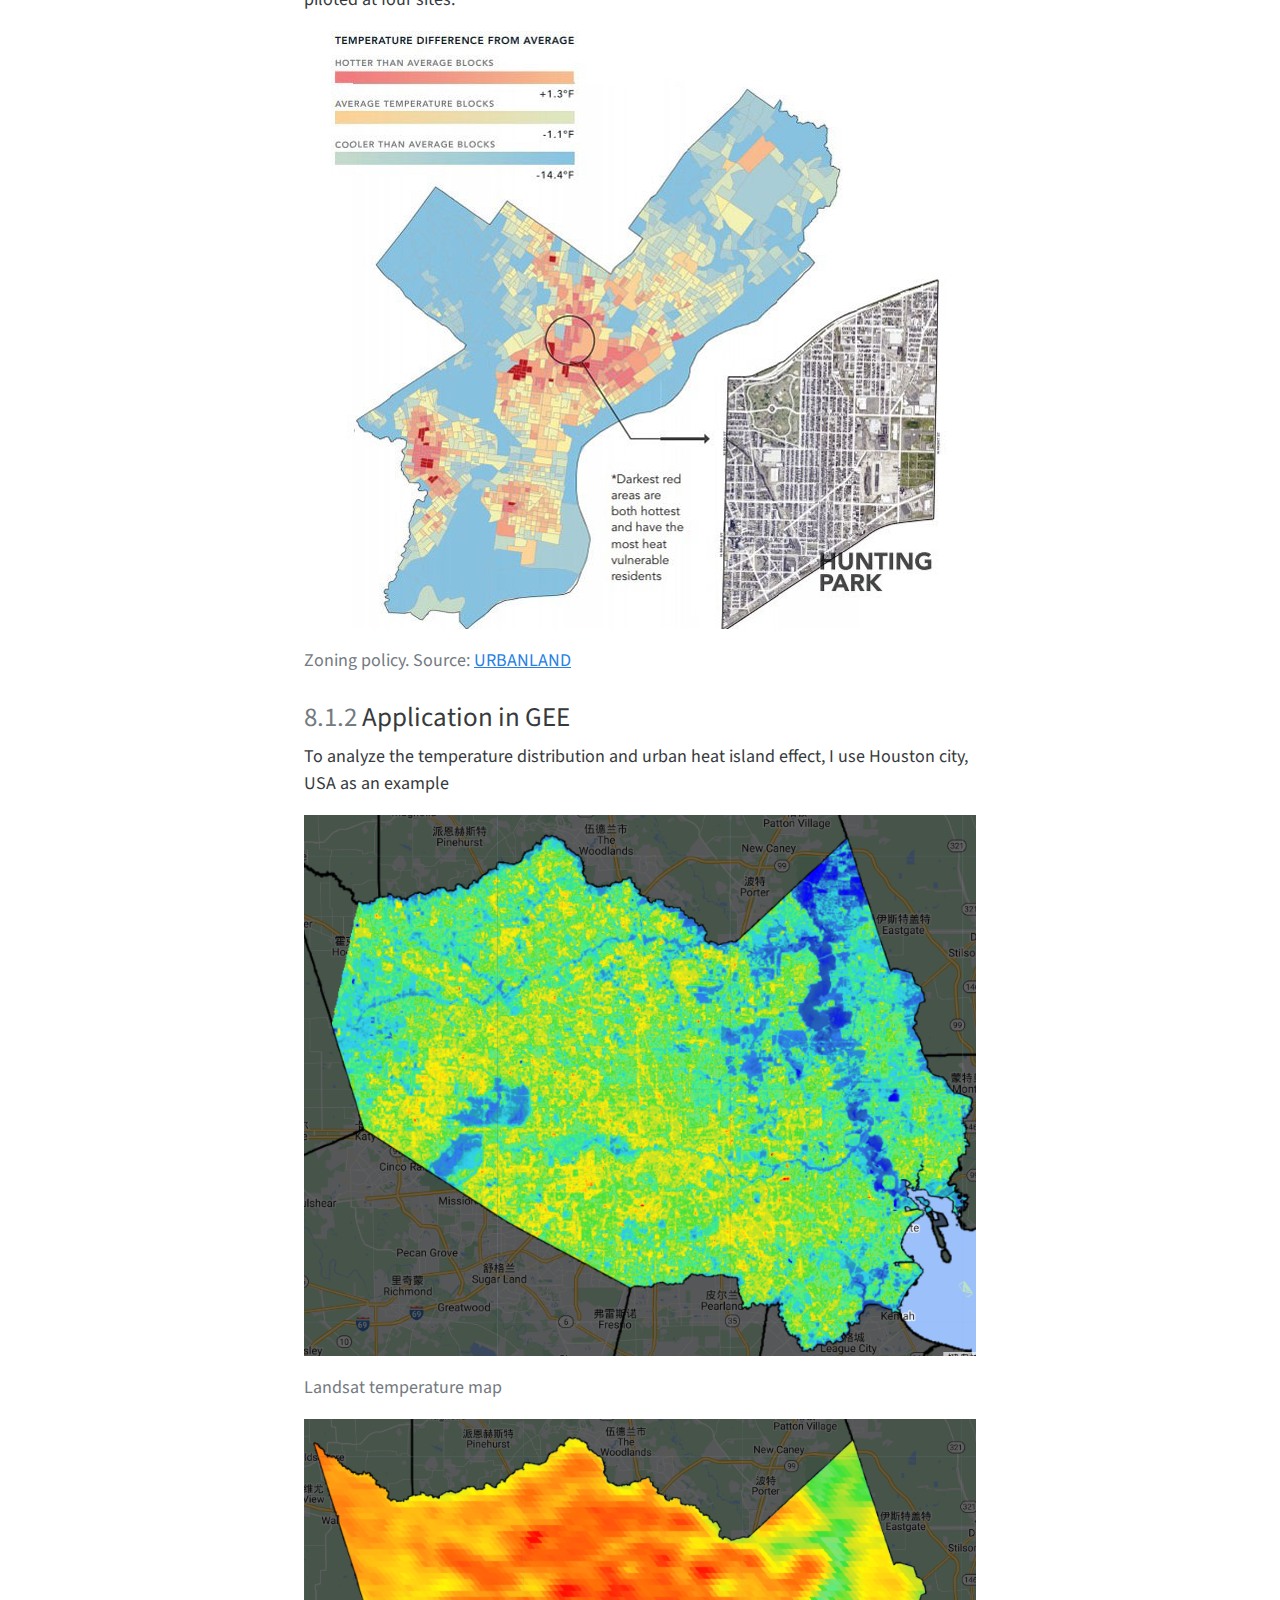
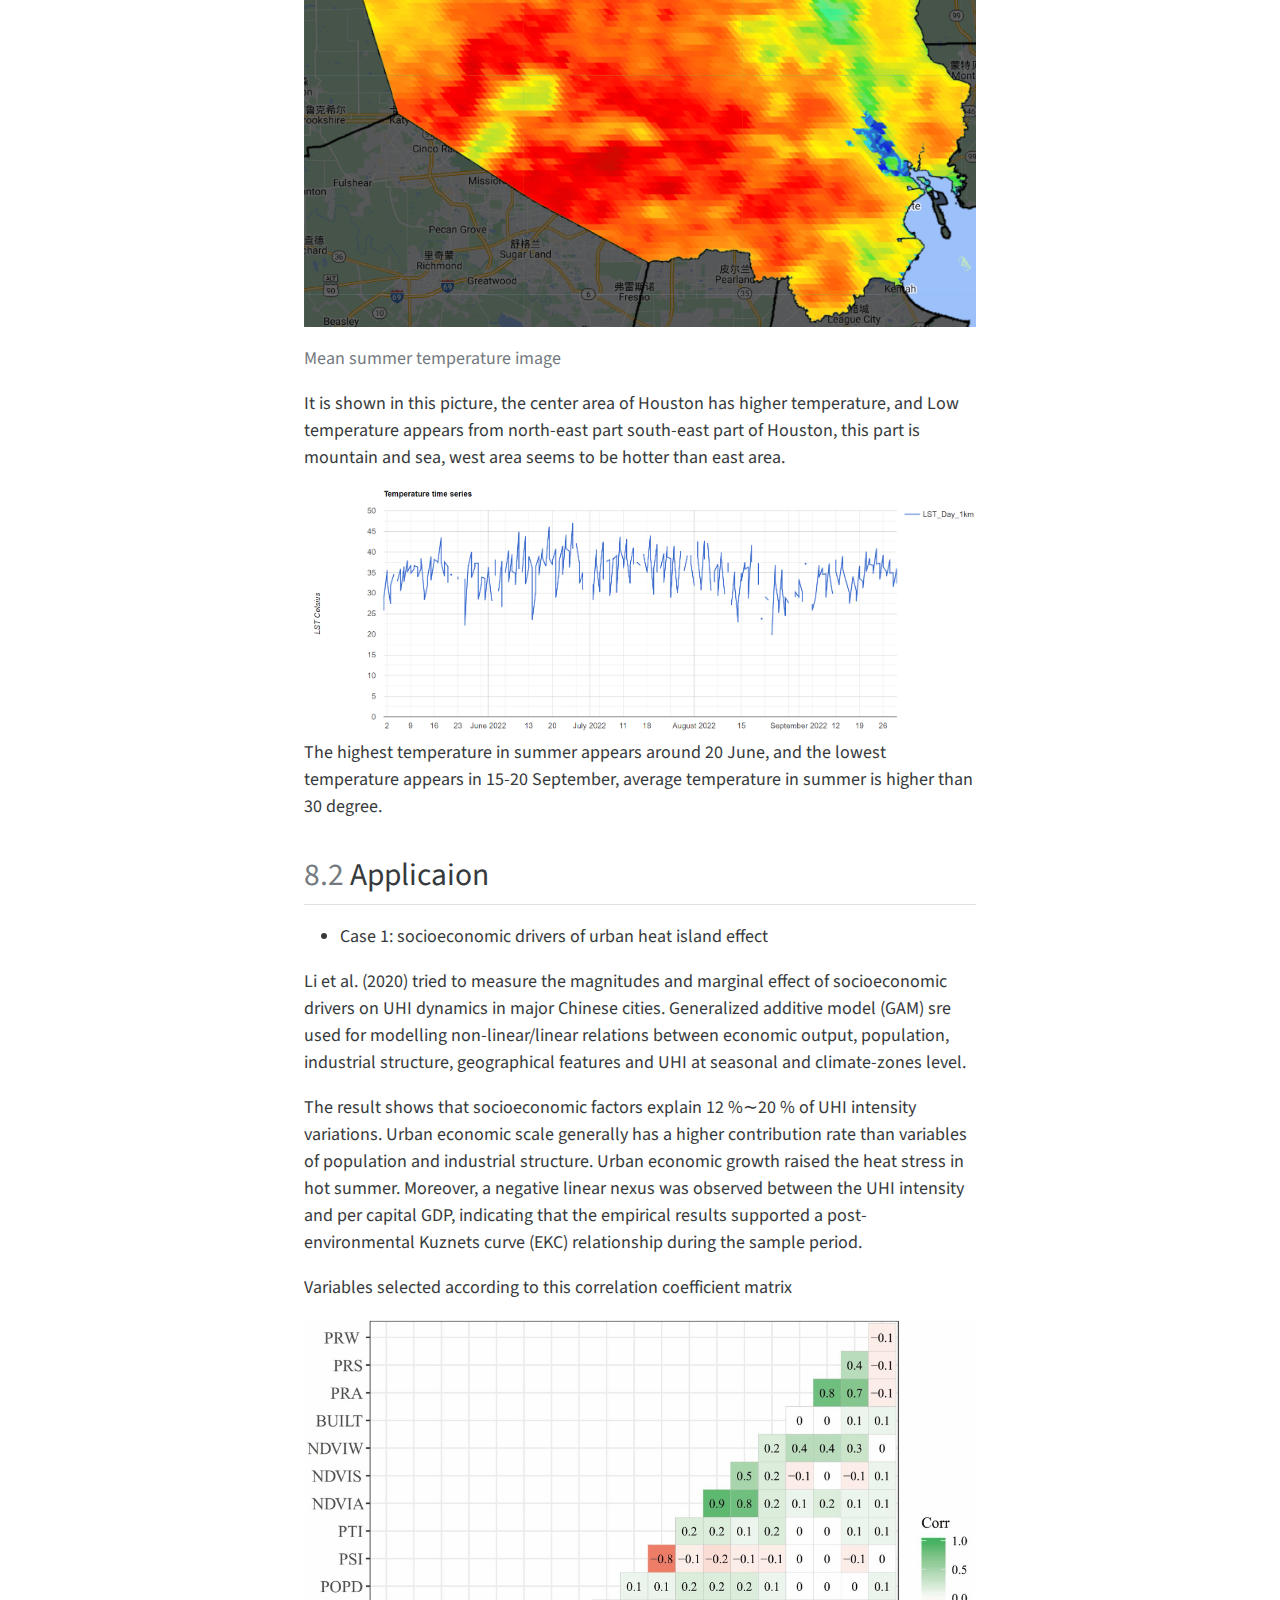
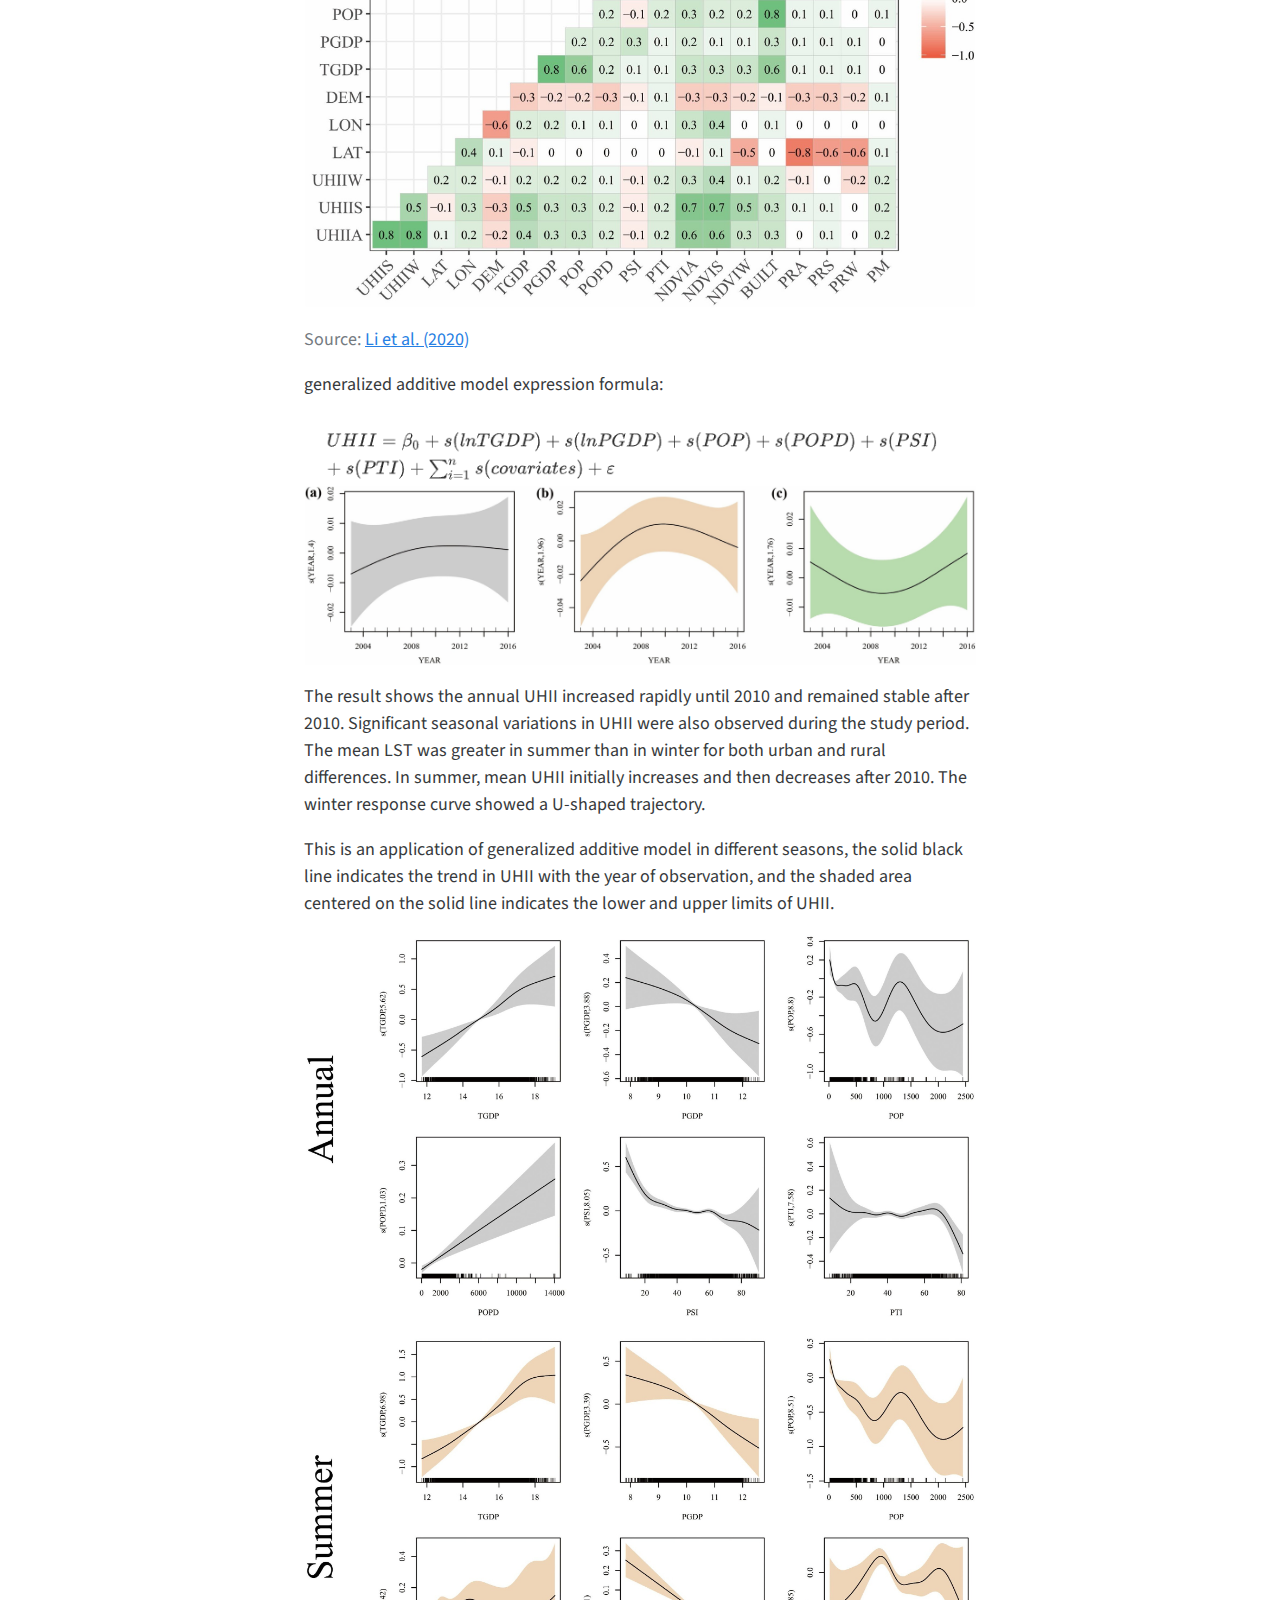
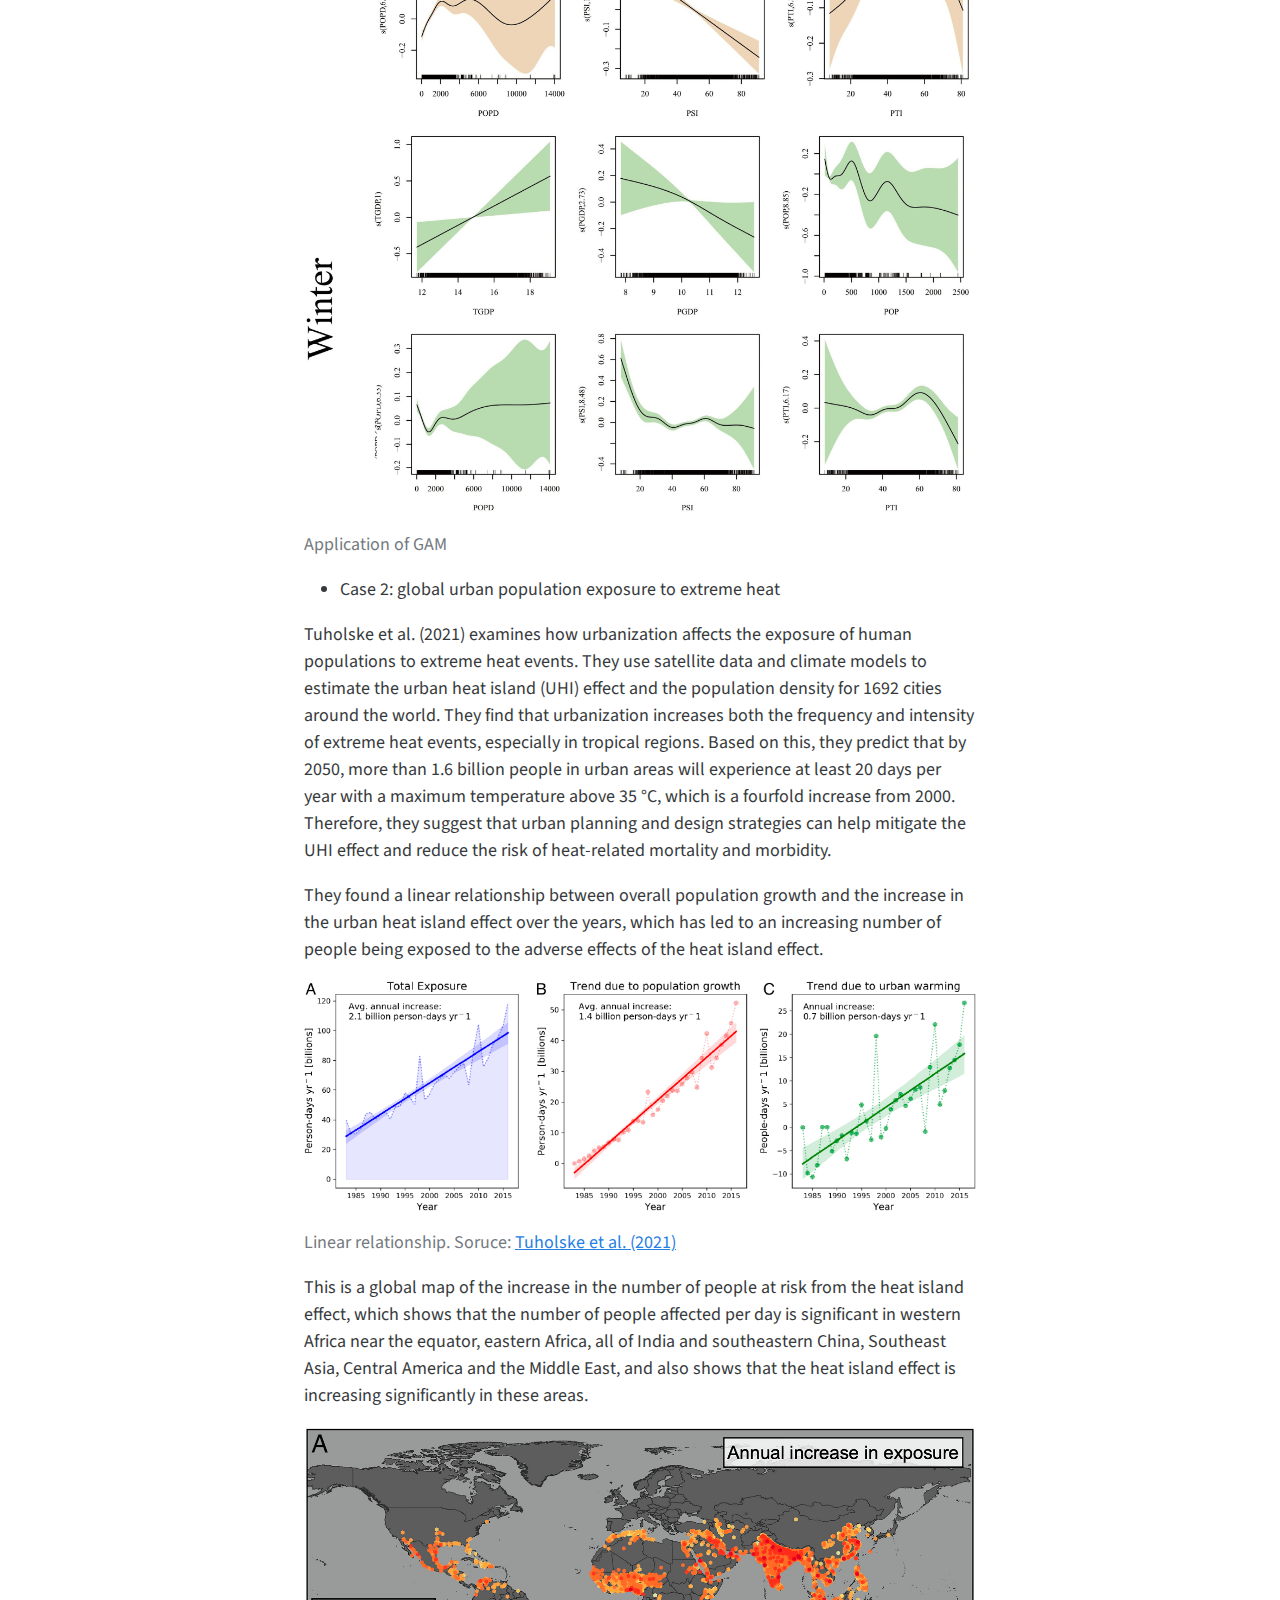
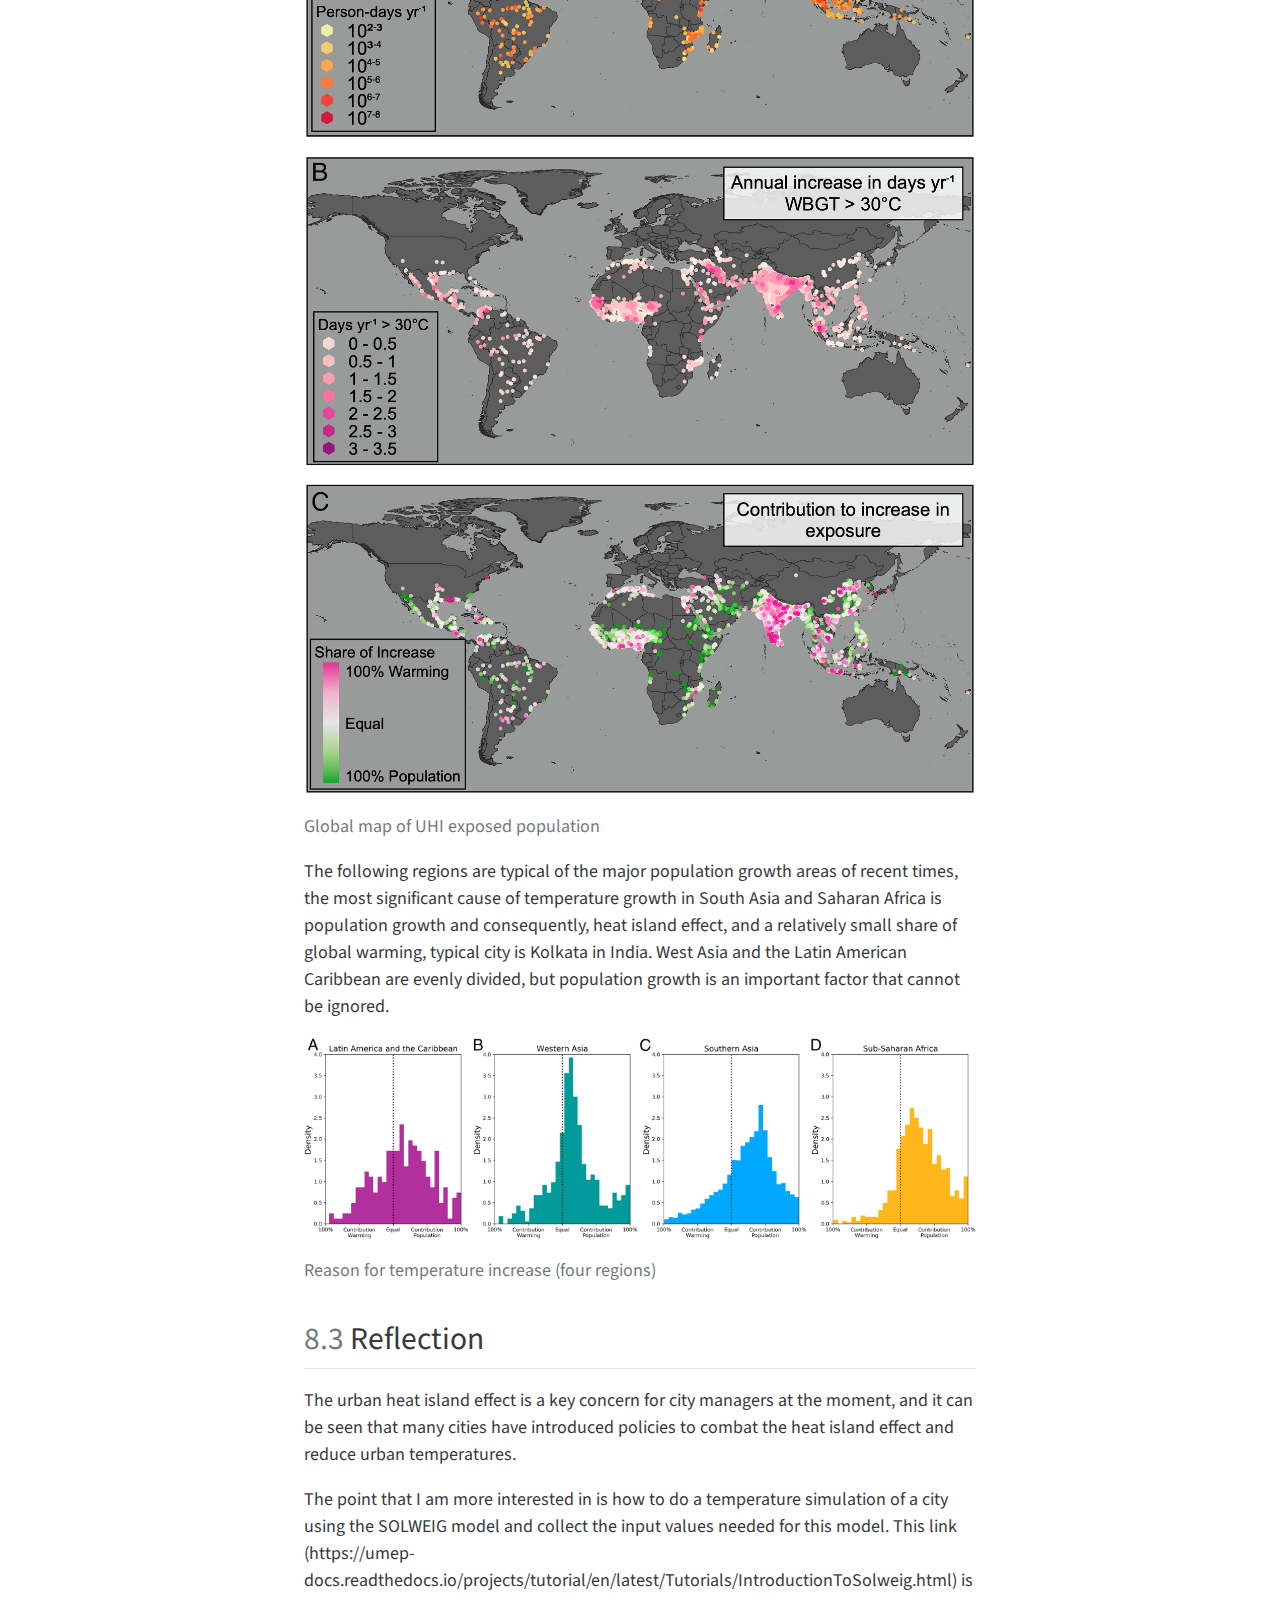
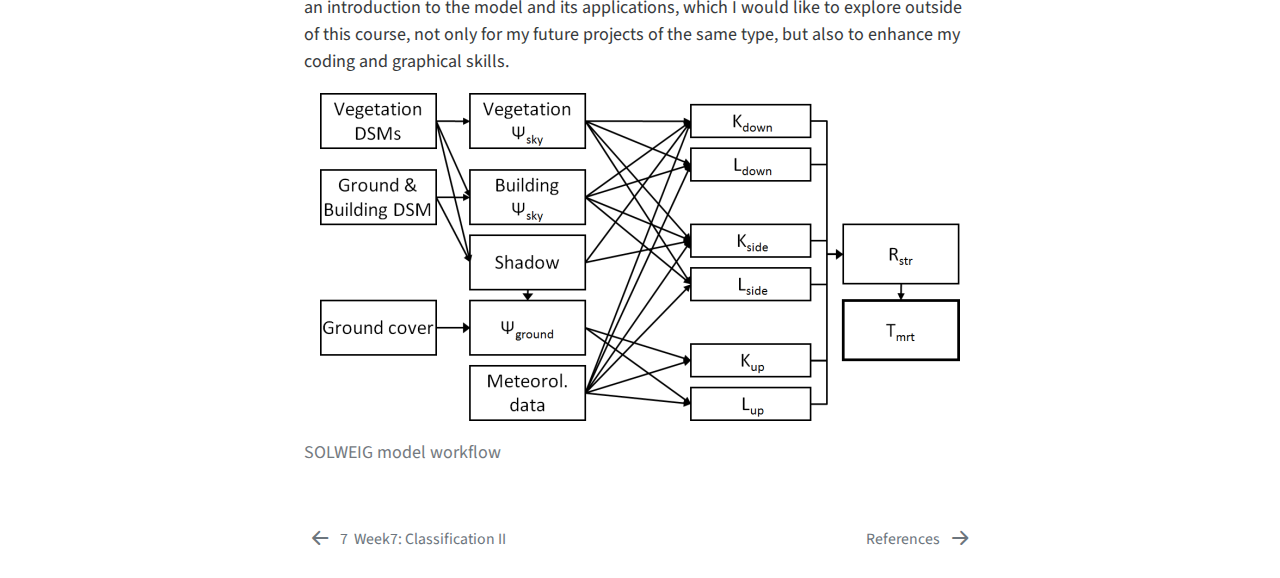
<file: docs/week8.html>
<!DOCTYPE html>
<html xmlns="http://www.w3.org/1999/xhtml" lang="en" xml:lang="en"><head>

<meta charset="utf-8">
<meta name="generator" content="quarto-1.2.335">

<meta name="viewport" content="width=device-width, initial-scale=1.0, user-scalable=yes">


<title>CASA0023 Learning Diary - 8&nbsp; Week8: Temperature</title>
<style>
code{white-space: pre-wrap;}
span.smallcaps{font-variant: small-caps;}
div.columns{display: flex; gap: min(4vw, 1.5em);}
div.column{flex: auto; overflow-x: auto;}
div.hanging-indent{margin-left: 1.5em; text-indent: -1.5em;}
ul.task-list{list-style: none;}
ul.task-list li input[type="checkbox"] {
  width: 0.8em;
  margin: 0 0.8em 0.2em -1.6em;
  vertical-align: middle;
}
</style>


<script src="site_libs/quarto-nav/quarto-nav.js"></script>
<script src="site_libs/quarto-nav/headroom.min.js"></script>
<script src="site_libs/clipboard/clipboard.min.js"></script>
<script src="site_libs/quarto-search/autocomplete.umd.js"></script>
<script src="site_libs/quarto-search/fuse.min.js"></script>
<script src="site_libs/quarto-search/quarto-search.js"></script>
<meta name="quarto:offset" content="./">
<link href="./references.html" rel="next">
<link href="./week7.html" rel="prev">
<script src="site_libs/quarto-html/quarto.js"></script>
<script src="site_libs/quarto-html/popper.min.js"></script>
<script src="site_libs/quarto-html/tippy.umd.min.js"></script>
<script src="site_libs/quarto-html/anchor.min.js"></script>
<link href="site_libs/quarto-html/tippy.css" rel="stylesheet">
<link href="site_libs/quarto-html/quarto-syntax-highlighting.css" rel="stylesheet" id="quarto-text-highlighting-styles">
<script src="site_libs/bootstrap/bootstrap.min.js"></script>
<link href="site_libs/bootstrap/bootstrap-icons.css" rel="stylesheet">
<link href="site_libs/bootstrap/bootstrap.min.css" rel="stylesheet" id="quarto-bootstrap" data-mode="light">
<script id="quarto-search-options" type="application/json">{
  "location": "sidebar",
  "copy-button": false,
  "collapse-after": 3,
  "panel-placement": "start",
  "type": "textbox",
  "limit": 20,
  "language": {
    "search-no-results-text": "No results",
    "search-matching-documents-text": "matching documents",
    "search-copy-link-title": "Copy link to search",
    "search-hide-matches-text": "Hide additional matches",
    "search-more-match-text": "more match in this document",
    "search-more-matches-text": "more matches in this document",
    "search-clear-button-title": "Clear",
    "search-detached-cancel-button-title": "Cancel",
    "search-submit-button-title": "Submit"
  }
}</script>


</head>

<body class="nav-sidebar floating">

<div id="quarto-search-results"></div>
  <header id="quarto-header" class="headroom fixed-top">
  <nav class="quarto-secondary-nav" data-bs-toggle="collapse" data-bs-target="#quarto-sidebar" aria-controls="quarto-sidebar" aria-expanded="false" aria-label="Toggle sidebar navigation" onclick="if (window.quartoToggleHeadroom) { window.quartoToggleHeadroom(); }">
    <div class="container-fluid d-flex justify-content-between">
      <h1 class="quarto-secondary-nav-title"><span class="chapter-number">8</span>&nbsp; <span class="chapter-title">Week8: Temperature</span></h1>
      <button type="button" class="quarto-btn-toggle btn" aria-label="Show secondary navigation">
        <i class="bi bi-chevron-right"></i>
      </button>
    </div>
  </nav>
</header>
<!-- content -->
<div id="quarto-content" class="quarto-container page-columns page-rows-contents page-layout-article">
<!-- sidebar -->
  <nav id="quarto-sidebar" class="sidebar collapse sidebar-navigation floating overflow-auto">
    <div class="pt-lg-2 mt-2 text-left sidebar-header">
    <div class="sidebar-title mb-0 py-0">
      <a href="./">CASA0023 Learning Diary</a> 
    </div>
      </div>
      <div class="mt-2 flex-shrink-0 align-items-center">
        <div class="sidebar-search">
        <div id="quarto-search" class="" title="Search"></div>
        </div>
      </div>
    <div class="sidebar-menu-container"> 
    <ul class="list-unstyled mt-1">
        <li class="sidebar-item">
  <div class="sidebar-item-container"> 
  <a href="./index.html" class="sidebar-item-text sidebar-link">Introduction</a>
  </div>
</li>
        <li class="sidebar-item">
  <div class="sidebar-item-container"> 
  <a href="./week1.html" class="sidebar-item-text sidebar-link"><span class="chapter-number">1</span>&nbsp; <span class="chapter-title">Week 1: Getting started with remote sensing</span></a>
  </div>
</li>
        <li class="sidebar-item">
  <div class="sidebar-item-container"> 
  <a href="./week2.html" class="sidebar-item-text sidebar-link"><span class="chapter-number">2</span>&nbsp; <span class="chapter-title">Week 2: Portfolio</span></a>
  </div>
</li>
        <li class="sidebar-item">
  <div class="sidebar-item-container"> 
  <a href="./week3.html" class="sidebar-item-text sidebar-link"><span class="chapter-number">3</span>&nbsp; <span class="chapter-title">Week 3: Corrections</span></a>
  </div>
</li>
        <li class="sidebar-item">
  <div class="sidebar-item-container"> 
  <a href="./week4.html" class="sidebar-item-text sidebar-link"><span class="chapter-number">4</span>&nbsp; <span class="chapter-title">Week 4: Policy</span></a>
  </div>
</li>
        <li class="sidebar-item">
  <div class="sidebar-item-container"> 
  <a href="./week5.html" class="sidebar-item-text sidebar-link"><span class="chapter-number">5</span>&nbsp; <span class="chapter-title">Week 5: Google Earth Engine</span></a>
  </div>
</li>
        <li class="sidebar-item">
  <div class="sidebar-item-container"> 
  <a href="./week6.html" class="sidebar-item-text sidebar-link"><span class="chapter-number">6</span>&nbsp; <span class="chapter-title">Week 6: Classification I</span></a>
  </div>
</li>
        <li class="sidebar-item">
  <div class="sidebar-item-container"> 
  <a href="./week7.html" class="sidebar-item-text sidebar-link"><span class="chapter-number">7</span>&nbsp; <span class="chapter-title">Week7: Classification II</span></a>
  </div>
</li>
        <li class="sidebar-item">
  <div class="sidebar-item-container"> 
  <a href="./week8.html" class="sidebar-item-text sidebar-link active"><span class="chapter-number">8</span>&nbsp; <span class="chapter-title">Week8: Temperature</span></a>
  </div>
</li>
        <li class="sidebar-item">
  <div class="sidebar-item-container"> 
  <a href="./references.html" class="sidebar-item-text sidebar-link">References</a>
  </div>
</li>
    </ul>
    </div>
</nav>
<!-- margin-sidebar -->
    <div id="quarto-margin-sidebar" class="sidebar margin-sidebar">
        <nav id="TOC" role="doc-toc" class="toc-active">
    <h2 id="toc-title">Table of contents</h2>
   
  <ul>
  <li><a href="#summary" id="toc-summary" class="nav-link active" data-scroll-target="#summary"><span class="toc-section-number">8.1</span>  Summary</a>
  <ul class="collapse">
  <li><a href="#urban-heat-island-problem" id="toc-urban-heat-island-problem" class="nav-link" data-scroll-target="#urban-heat-island-problem"><span class="toc-section-number">8.1.1</span>  Urban Heat Island problem</a></li>
  <li><a href="#application-in-gee" id="toc-application-in-gee" class="nav-link" data-scroll-target="#application-in-gee"><span class="toc-section-number">8.1.2</span>  Application in GEE</a></li>
  </ul></li>
  <li><a href="#applicaion" id="toc-applicaion" class="nav-link" data-scroll-target="#applicaion"><span class="toc-section-number">8.2</span>  Applicaion</a></li>
  <li><a href="#reflection" id="toc-reflection" class="nav-link" data-scroll-target="#reflection"><span class="toc-section-number">8.3</span>  Reflection</a></li>
  </ul>
</nav>
    </div>
<!-- main -->
<main class="content" id="quarto-document-content">

<header id="title-block-header" class="quarto-title-block default">
<div class="quarto-title">
<h1 class="title d-none d-lg-block"><span class="chapter-number">8</span>&nbsp; <span class="chapter-title">Week8: Temperature</span></h1>
</div>



<div class="quarto-title-meta">

    
  
    
  </div>
  

</header>

<section id="summary" class="level2" data-number="8.1">
<h2 data-number="8.1" class="anchored" data-anchor-id="summary"><span class="header-section-number">8.1</span> Summary</h2>
<section id="urban-heat-island-problem" class="level3" data-number="8.1.1">
<h3 data-number="8.1.1" class="anchored" data-anchor-id="urban-heat-island-problem"><span class="header-section-number">8.1.1</span> Urban Heat Island problem</h3>
<section id="definition" class="level4" data-number="8.1.1.1">
<h4 data-number="8.1.1.1" class="anchored" data-anchor-id="definition"><span class="header-section-number">8.1.1.1</span> Definition</h4>
<p>Urban heat island is a city that is much warmer than its surrounding rural areas because of human activities. The temperature difference can be up to 7°F during the daytime</p>
<div class="quarto-figure quarto-figure-center">
<figure class="figure">
<p><img src="docs/image/uhi.png" class="img-fluid figure-img"></p>
<p></p><figcaption class="figure-caption">Description of Urban Heat Island</figcaption><p></p>
</figure>
</div>
<p>Example of London: in this graph, it can be seen that the closer to the city center the hotter the area is, as there are more sources of heat and the temperature decreases from the center to the periphery, a typical heat island effect.</p>
<div class="quarto-figure quarto-figure-center">
<figure class="figure">
<p><img src="docs/image/london.jpg" class="img-fluid figure-img"></p>
<p></p><figcaption class="figure-caption">UHI in London. Source: <a href="https://climatelondon.org/climate-change/heatwaves/">London Climate Change</a></figcaption><p></p>
</figure>
</div>
</section>
<section id="hazards-of-uhi" class="level4" data-number="8.1.1.2">
<h4 data-number="8.1.1.2" class="anchored" data-anchor-id="hazards-of-uhi"><span class="header-section-number">8.1.1.2</span> Hazards of UHI</h4>
<p>Affected population: from the investigation within 13,115 cities from 1983 to 2016, urban exposure increased nearly 200%, affecting 1.7 billion people.</p>
<p>Economic loss: In Melbourne, for example, if the heat island effect is not controlled, the city’s economic losses will increase every year, and this increase is mainly in terms of the impact on human health and energy use, with the heat island effect threatening health and therefore necessitating greater investment in healthcare resources, and energy consumption mainly in terms of cooling</p>
<div class="quarto-figure quarto-figure-center">
<figure class="figure">
<p><img src="docs/image/loss.png" class="img-fluid figure-img"></p>
<p></p><figcaption class="figure-caption">Economic loss in Melnourne. Source: <a href="https://www.melbourne.vic.gov.au/sitecollectiondocuments/eco-assessment-of-urban-heat-island-effect.pdf">AECOM, 2012</a></figcaption><p></p>
</figure>
</div>
<p>Environment impact: urban heat island (UHI) raises electricity demand during summer. As a result, power plants have to supply the needed extra energy, and since they rely on fossil fuel for energy production, there is an increase in greenhouse gas emissions and air pollutants. The main greenhouse gases and pollutants include carbon monoxide (CO), carbon dioxide (CO2), sulfur dioxide (SO2), nitrogen oxides (NOx), particulate matter and Mercury (Hg). Increased greenhouse gases cause global warming and climate change.</p>
</section>
<section id="policies" class="level4" data-number="8.1.1.3">
<h4 data-number="8.1.1.3" class="anchored" data-anchor-id="policies"><span class="header-section-number">8.1.1.3</span> Policies</h4>
<ul>
<li>Global</li>
</ul>
<p>New Urban Agenda = standards and principles for planning, construction, development, management and urban improvement</p>
<ol type="1">
<li>Point 54</li>
</ol>
<p>We commit ourselves to the generation and use of renewable and affordable energy and sustainable and efficient transport infrastructure and services, where possible, achieving the benefits of connectivity and reducing the financial, environmental and public health costs of inefficient mobility, congestion, air pollution, urban heat island effects and noise.</p>
<ol start="2" type="1">
<li>Point 79</li>
</ol>
<p>We commit ourselves to promoting international, national, subnational and local climate action, including climate change adaptation and mitigation, and to supporting the efforts of cities and human settlements, their inhabitants and all local stakeholders as important implementers.</p>
<ol start="3" type="1">
<li>Point 37</li>
</ol>
<p>We commit ourselves to promoting safe, inclusive, accessible, green and quality public spaces, including streets, sidewalks and cycling lanes, squares, waterfront areas, gardens and parks, that are multifunctional areas for social interaction and inclusion, human health and well-being</p>
<ul>
<li>local</li>
</ul>
<ol type="1">
<li>Singapore</li>
</ol>
<ul>
<li><p>Introduce more efficient physical infrastructure, such as district-level cooling that efficiently uses energy to mechanically cool large areas in cities</p></li>
<li><p>Nature-based solutions, such as increasing the extent and density of green spaces in cities and on walls and roofs, and;</p></li>
<li><p>Integrated, inclusive planning of urban stakeholders to ensure that vulnerable urban residents are protected</p></li>
<li><p>use substituted cooling solution, propane as a refrigerant could lessen the global temperature increase from space cooling, meaning that we could avoid a 0.09°C increase in global temperature by the end of the century, making a significant contribution toward keeping the global temperature rise below 1.5 °C.</p></li>
</ul>
<div class="quarto-figure quarto-figure-center">
<figure class="figure">
<p><img src="docs/image/sing.png" class="img-fluid figure-img"></p>
<p></p><figcaption class="figure-caption">Propane cooling solution. Source: <a href="https://www.weforum.org/agenda/2022/08/ways-to-cool-cities-and-avoid-urban-heat-islands/">World Economic Forum</a></figcaption><p></p>
</figure>
</div>
<ol start="2" type="1">
<li>Medellín’s interconnected green corridors</li>
</ol>
<p>Since 2016, Medellín has created 30 ‘Corredores Verdes,’ an interconnected network of greenery across the city, it demonstrates how integrated, nature-based policies like widespread urban tree planting can have a far-reaching impact on the local and global environment, as well as significantly improving citizens’ lives and well-being.</p>
<div class="quarto-figure quarto-figure-center">
<figure class="figure">
<p><img src="docs/image/med.jpg" class="img-fluid figure-img"></p>
<p></p><figcaption class="figure-caption">Green corridors. Source: <a href="https://www.archdaily.cl/cl/921605/medellin-crea-30-corredores-verdes-para-mitigar-el-calentamiento-urbano">Arch diary</a></figcaption><p></p>
</figure>
</div>
<ol start="3" type="1">
<li>Cooling Cities with Zoning in Cambridge, Massachusetts</li>
</ol>
<p>At the city level, cities are continuing early work described in Scorched to develop heat-informed zoning policies. Cambridge estimated the temperature-reduction effects of various cooling strategies—such as preserving mature trees and using light-colored paving and building materials—and drafted a site scoring system that is now being piloted at four sites.</p>
<div class="quarto-figure quarto-figure-center">
<figure class="figure">
<p><img src="docs/image/sealtte.jpg" class="img-fluid figure-img"></p>
<p></p><figcaption class="figure-caption">Zoning policy. Source: <a href="https://urbanland.uli.org/sustainability/four-approaches-to-reducing-the-urban-heat-island-effect/">URBANLAND</a></figcaption><p></p>
</figure>
</div>
</section>
</section>
<section id="application-in-gee" class="level3" data-number="8.1.2">
<h3 data-number="8.1.2" class="anchored" data-anchor-id="application-in-gee"><span class="header-section-number">8.1.2</span> Application in GEE</h3>
<p>To analyze the temperature distribution and urban heat island effect, I use Houston city, USA as an example</p>
<div class="quarto-figure quarto-figure-center">
<figure class="figure">
<p><img src="docs/image/hou1.png" class="img-fluid figure-img"></p>
<p></p><figcaption class="figure-caption">Landsat temperature map</figcaption><p></p>
</figure>
</div>
<div class="quarto-figure quarto-figure-center">
<figure class="figure">
<p><img src="docs/image/hou2.png" class="img-fluid figure-img"></p>
<p></p><figcaption class="figure-caption">Mean summer temperature image</figcaption><p></p>
</figure>
</div>
<p>It is shown in this picture, the center area of Houston has higher temperature, and Low temperature appears from north-east part south-east part of Houston, this part is mountain and sea, west area seems to be hotter than east area.</p>
<p><img src="docs/image/hou3.png" class="img-fluid" alt="Temperature time series"> The highest temperature in summer appears around 20 June, and the lowest temperature appears in 15-20 September, average temperature in summer is higher than 30 degree.</p>
</section>
</section>
<section id="applicaion" class="level2" data-number="8.2">
<h2 data-number="8.2" class="anchored" data-anchor-id="applicaion"><span class="header-section-number">8.2</span> Applicaion</h2>
<ul>
<li>Case 1: socioeconomic drivers of urban heat island effect</li>
</ul>
<p>Li et al.&nbsp;(2020) tried to measure the magnitudes and marginal effect of socioeconomic drivers on UHI dynamics in major Chinese cities. Generalized additive model (GAM) sre used for modelling non-linear/linear relations between economic output, population, industrial structure, geographical features and UHI at seasonal and climate-zones level.</p>
<p>The result shows that socioeconomic factors explain 12 %∼20 % of UHI intensity variations. Urban economic scale generally has a higher contribution rate than variables of population and industrial structure. Urban economic growth raised the heat stress in hot summer. Moreover, a negative linear nexus was observed between the UHI intensity and per capital GDP, indicating that the empirical results supported a post-environmental Kuznets curve (EKC) relationship during the sample period.</p>
<p>Variables selected according to this correlation coefficient matrix</p>
<div class="quarto-figure quarto-figure-center">
<figure class="figure">
<p><img src="docs/image/matrix2.jpg" class="img-fluid figure-img"></p>
<p></p><figcaption class="figure-caption">Source: <a href="https://doi.org/10.1016/j.scs.2020.102425">Li et al.&nbsp;(2020)</a></figcaption><p></p>
</figure>
</div>
<p>generalized additive model expression formula:</p>
<p><img src="docs/image/for.png" class="img-fluid" alt="Formula"> <img src="docs/image/year.jpg" class="img-fluid" alt="Non-linear relationship compared between summer and winter"></p>
<p>The result shows the annual UHII increased rapidly until 2010 and remained stable after 2010. Significant seasonal variations in UHII were also observed during the study period. The mean LST was greater in summer than in winter for both urban and rural differences. In summer, mean UHII initially increases and then decreases after 2010. The winter response curve showed a U-shaped trajectory.</p>
<p>This is an application of generalized additive model in different seasons, the solid black line indicates the trend in UHII with the year of observation, and the shaded area centered on the solid line indicates the lower and upper limits of UHII.</p>
<div class="quarto-figure quarto-figure-center">
<figure class="figure">
<p><img src="docs/image/detail.jpg" class="img-fluid figure-img"></p>
<p></p><figcaption class="figure-caption">Application of GAM</figcaption><p></p>
</figure>
</div>
<ul>
<li>Case 2: global urban population exposure to extreme heat</li>
</ul>
<p>Tuholske et al.&nbsp;(2021) examines how urbanization affects the exposure of human populations to extreme heat events. They use satellite data and climate models to estimate the urban heat island (UHI) effect and the population density for 1692 cities around the world. They find that urbanization increases both the frequency and intensity of extreme heat events, especially in tropical regions. Based on this, they predict that by 2050, more than 1.6 billion people in urban areas will experience at least 20 days per year with a maximum temperature above 35 °C, which is a fourfold increase from 2000. Therefore, they suggest that urban planning and design strategies can help mitigate the UHI effect and reduce the risk of heat-related mortality and morbidity.</p>
<p>They found a linear relationship between overall population growth and the increase in the urban heat island effect over the years, which has led to an increasing number of people being exposed to the adverse effects of the heat island effect.</p>
<div class="quarto-figure quarto-figure-center">
<figure class="figure">
<p><img src="docs/image/a.jpg" class="img-fluid figure-img"></p>
<p></p><figcaption class="figure-caption">Linear relationship. Soruce: <a href="https://doi.org/10.1073/pnas.2024792118">Tuholske et al.&nbsp;(2021)</a></figcaption><p></p>
</figure>
</div>
<p>This is a global map of the increase in the number of people at risk from the heat island effect, which shows that the number of people affected per day is significant in western Africa near the equator, eastern Africa, all of India and southeastern China, Southeast Asia, Central America and the Middle East, and also shows that the heat island effect is increasing significantly in these areas.</p>
<div class="quarto-figure quarto-figure-center">
<figure class="figure">
<p><img src="docs/image/b.jpg" class="img-fluid figure-img"></p>
<p></p><figcaption class="figure-caption">Global map of UHI exposed population</figcaption><p></p>
</figure>
</div>
<p>The following regions are typical of the major population growth areas of recent times, the most significant cause of temperature growth in South Asia and Saharan Africa is population growth and consequently, heat island effect, and a relatively small share of global warming, typical city is Kolkata in India. West Asia and the Latin American Caribbean are evenly divided, but population growth is an important factor that cannot be ignored.</p>
<div class="quarto-figure quarto-figure-center">
<figure class="figure">
<p><img src="docs/image/c.jpg" class="img-fluid figure-img"></p>
<p></p><figcaption class="figure-caption">Reason for temperature increase (four regions)</figcaption><p></p>
</figure>
</div>
</section>
<section id="reflection" class="level2" data-number="8.3">
<h2 data-number="8.3" class="anchored" data-anchor-id="reflection"><span class="header-section-number">8.3</span> Reflection</h2>
<p>The urban heat island effect is a key concern for city managers at the moment, and it can be seen that many cities have introduced policies to combat the heat island effect and reduce urban temperatures.</p>
<p>The point that I am more interested in is how to do a temperature simulation of a city using the SOLWEIG model and collect the input values needed for this model. This link (https://umep-docs.readthedocs.io/projects/tutorial/en/latest/Tutorials/IntroductionToSolweig.html) is an introduction to the model and its applications, which I would like to explore outside of this course, not only for my future projects of the same type, but also to enhance my coding and graphical skills.</p>
<div class="quarto-figure quarto-figure-center">
<figure class="figure">
<p><img src="docs/image/SOLWEIG.png" class="img-fluid figure-img"></p>
<p></p><figcaption class="figure-caption">SOLWEIG model workflow</figcaption><p></p>
</figure>
</div>


</section>

</main> <!-- /main -->
<script id="quarto-html-after-body" type="application/javascript">
window.document.addEventListener("DOMContentLoaded", function (event) {
  const toggleBodyColorMode = (bsSheetEl) => {
    const mode = bsSheetEl.getAttribute("data-mode");
    const bodyEl = window.document.querySelector("body");
    if (mode === "dark") {
      bodyEl.classList.add("quarto-dark");
      bodyEl.classList.remove("quarto-light");
    } else {
      bodyEl.classList.add("quarto-light");
      bodyEl.classList.remove("quarto-dark");
    }
  }
  const toggleBodyColorPrimary = () => {
    const bsSheetEl = window.document.querySelector("link#quarto-bootstrap");
    if (bsSheetEl) {
      toggleBodyColorMode(bsSheetEl);
    }
  }
  toggleBodyColorPrimary();  
  const icon = "";
  const anchorJS = new window.AnchorJS();
  anchorJS.options = {
    placement: 'right',
    icon: icon
  };
  anchorJS.add('.anchored');
  const clipboard = new window.ClipboardJS('.code-copy-button', {
    target: function(trigger) {
      return trigger.previousElementSibling;
    }
  });
  clipboard.on('success', function(e) {
    // button target
    const button = e.trigger;
    // don't keep focus
    button.blur();
    // flash "checked"
    button.classList.add('code-copy-button-checked');
    var currentTitle = button.getAttribute("title");
    button.setAttribute("title", "Copied!");
    let tooltip;
    if (window.bootstrap) {
      button.setAttribute("data-bs-toggle", "tooltip");
      button.setAttribute("data-bs-placement", "left");
      button.setAttribute("data-bs-title", "Copied!");
      tooltip = new bootstrap.Tooltip(button, 
        { trigger: "manual", 
          customClass: "code-copy-button-tooltip",
          offset: [0, -8]});
      tooltip.show();    
    }
    setTimeout(function() {
      if (tooltip) {
        tooltip.hide();
        button.removeAttribute("data-bs-title");
        button.removeAttribute("data-bs-toggle");
        button.removeAttribute("data-bs-placement");
      }
      button.setAttribute("title", currentTitle);
      button.classList.remove('code-copy-button-checked');
    }, 1000);
    // clear code selection
    e.clearSelection();
  });
  function tippyHover(el, contentFn) {
    const config = {
      allowHTML: true,
      content: contentFn,
      maxWidth: 500,
      delay: 100,
      arrow: false,
      appendTo: function(el) {
          return el.parentElement;
      },
      interactive: true,
      interactiveBorder: 10,
      theme: 'quarto',
      placement: 'bottom-start'
    };
    window.tippy(el, config); 
  }
  const noterefs = window.document.querySelectorAll('a[role="doc-noteref"]');
  for (var i=0; i<noterefs.length; i++) {
    const ref = noterefs[i];
    tippyHover(ref, function() {
      // use id or data attribute instead here
      let href = ref.getAttribute('data-footnote-href') || ref.getAttribute('href');
      try { href = new URL(href).hash; } catch {}
      const id = href.replace(/^#\/?/, "");
      const note = window.document.getElementById(id);
      return note.innerHTML;
    });
  }
  const findCites = (el) => {
    const parentEl = el.parentElement;
    if (parentEl) {
      const cites = parentEl.dataset.cites;
      if (cites) {
        return {
          el,
          cites: cites.split(' ')
        };
      } else {
        return findCites(el.parentElement)
      }
    } else {
      return undefined;
    }
  };
  var bibliorefs = window.document.querySelectorAll('a[role="doc-biblioref"]');
  for (var i=0; i<bibliorefs.length; i++) {
    const ref = bibliorefs[i];
    const citeInfo = findCites(ref);
    if (citeInfo) {
      tippyHover(citeInfo.el, function() {
        var popup = window.document.createElement('div');
        citeInfo.cites.forEach(function(cite) {
          var citeDiv = window.document.createElement('div');
          citeDiv.classList.add('hanging-indent');
          citeDiv.classList.add('csl-entry');
          var biblioDiv = window.document.getElementById('ref-' + cite);
          if (biblioDiv) {
            citeDiv.innerHTML = biblioDiv.innerHTML;
          }
          popup.appendChild(citeDiv);
        });
        return popup.innerHTML;
      });
    }
  }
});
</script>
<nav class="page-navigation">
  <div class="nav-page nav-page-previous">
      <a href="./week7.html" class="pagination-link">
        <i class="bi bi-arrow-left-short"></i> <span class="nav-page-text"><span class="chapter-number">7</span>&nbsp; <span class="chapter-title">Week7: Classification II</span></span>
      </a>          
  </div>
  <div class="nav-page nav-page-next">
      <a href="./references.html" class="pagination-link">
        <span class="nav-page-text">References</span> <i class="bi bi-arrow-right-short"></i>
      </a>
  </div>
</nav>
</div> <!-- /content -->



</body></html>
</file>
<file: _book/site_libs/quarto-html/tippy.css>
.tippy-box[data-animation=fade][data-state=hidden]{opacity:0}[data-tippy-root]{max-width:calc(100vw - 10px)}.tippy-box{position:relative;background-color:#333;color:#fff;border-radius:4px;font-size:14px;line-height:1.4;white-space:normal;outline:0;transition-property:transform,visibility,opacity}.tippy-box[data-placement^=top]>.tippy-arrow{bottom:0}.tippy-box[data-placement^=top]>.tippy-arrow:before{bottom:-7px;left:0;border-width:8px 8px 0;border-top-color:initial;transform-origin:center top}.tippy-box[data-placement^=bottom]>.tippy-arrow{top:0}.tippy-box[data-placement^=bottom]>.tippy-arrow:before{top:-7px;left:0;border-width:0 8px 8px;border-bottom-color:initial;transform-origin:center bottom}.tippy-box[data-placement^=left]>.tippy-arrow{right:0}.tippy-box[data-placement^=left]>.tippy-arrow:before{border-width:8px 0 8px 8px;border-left-color:initial;right:-7px;transform-origin:center left}.tippy-box[data-placement^=right]>.tippy-arrow{left:0}.tippy-box[data-placement^=right]>.tippy-arrow:before{left:-7px;border-width:8px 8px 8px 0;border-right-color:initial;transform-origin:center right}.tippy-box[data-inertia][data-state=visible]{transition-timing-function:cubic-bezier(.54,1.5,.38,1.11)}.tippy-arrow{width:16px;height:16px;color:#333}.tippy-arrow:before{content:"";position:absolute;border-color:transparent;border-style:solid}.tippy-content{position:relative;padding:5px 9px;z-index:1}
</file>
<file: _book/site_libs/quarto-html/quarto-syntax-highlighting.css>
/* quarto syntax highlight colors */
:root {
  --quarto-hl-ot-color: #003B4F;
  --quarto-hl-at-color: #657422;
  --quarto-hl-ss-color: #20794D;
  --quarto-hl-an-color: #5E5E5E;
  --quarto-hl-fu-color: #4758AB;
  --quarto-hl-st-color: #20794D;
  --quarto-hl-cf-color: #003B4F;
  --quarto-hl-op-color: #5E5E5E;
  --quarto-hl-er-color: #AD0000;
  --quarto-hl-bn-color: #AD0000;
  --quarto-hl-al-color: #AD0000;
  --quarto-hl-va-color: #111111;
  --quarto-hl-bu-color: inherit;
  --quarto-hl-ex-color: inherit;
  --quarto-hl-pp-color: #AD0000;
  --quarto-hl-in-color: #5E5E5E;
  --quarto-hl-vs-color: #20794D;
  --quarto-hl-wa-color: #5E5E5E;
  --quarto-hl-do-color: #5E5E5E;
  --quarto-hl-im-color: #00769E;
  --quarto-hl-ch-color: #20794D;
  --quarto-hl-dt-color: #AD0000;
  --quarto-hl-fl-color: #AD0000;
  --quarto-hl-co-color: #5E5E5E;
  --quarto-hl-cv-color: #5E5E5E;
  --quarto-hl-cn-color: #8f5902;
  --quarto-hl-sc-color: #5E5E5E;
  --quarto-hl-dv-color: #AD0000;
  --quarto-hl-kw-color: #003B4F;
}

/* other quarto variables */
:root {
  --quarto-font-monospace: SFMono-Regular, Menlo, Monaco, Consolas, "Liberation Mono", "Courier New", monospace;
}

pre > code.sourceCode > span {
  color: #003B4F;
}

code span {
  color: #003B4F;
}

code.sourceCode > span {
  color: #003B4F;
}

div.sourceCode,
div.sourceCode pre.sourceCode {
  color: #003B4F;
}

code span.ot {
  color: #003B4F;
}

code span.at {
  color: #657422;
}

code span.ss {
  color: #20794D;
}

code span.an {
  color: #5E5E5E;
}

code span.fu {
  color: #4758AB;
}

code span.st {
  color: #20794D;
}

code span.cf {
  color: #003B4F;
}

code span.op {
  color: #5E5E5E;
}

code span.er {
  color: #AD0000;
}

code span.bn {
  color: #AD0000;
}

code span.al {
  color: #AD0000;
}

code span.va {
  color: #111111;
}

code span.pp {
  color: #AD0000;
}

code span.in {
  color: #5E5E5E;
}

code span.vs {
  color: #20794D;
}

code span.wa {
  color: #5E5E5E;
  font-style: italic;
}

code span.do {
  color: #5E5E5E;
  font-style: italic;
}

code span.im {
  color: #00769E;
}

code span.ch {
  color: #20794D;
}

code span.dt {
  color: #AD0000;
}

code span.fl {
  color: #AD0000;
}

code span.co {
  color: #5E5E5E;
}

code span.cv {
  color: #5E5E5E;
  font-style: italic;
}

code span.cn {
  color: #8f5902;
}

code span.sc {
  color: #5E5E5E;
}

code span.dv {
  color: #AD0000;
}

code span.kw {
  color: #003B4F;
}

.prevent-inlining {
  content: "</";
}

/*# sourceMappingURL=debc5d5d77c3f9108843748ff7464032.css.map */
</file>
<file: docs/site_libs/quarto-html/tippy.css>
.tippy-box[data-animation=fade][data-state=hidden]{opacity:0}[data-tippy-root]{max-width:calc(100vw - 10px)}.tippy-box{position:relative;background-color:#333;color:#fff;border-radius:4px;font-size:14px;line-height:1.4;white-space:normal;outline:0;transition-property:transform,visibility,opacity}.tippy-box[data-placement^=top]>.tippy-arrow{bottom:0}.tippy-box[data-placement^=top]>.tippy-arrow:before{bottom:-7px;left:0;border-width:8px 8px 0;border-top-color:initial;transform-origin:center top}.tippy-box[data-placement^=bottom]>.tippy-arrow{top:0}.tippy-box[data-placement^=bottom]>.tippy-arrow:before{top:-7px;left:0;border-width:0 8px 8px;border-bottom-color:initial;transform-origin:center bottom}.tippy-box[data-placement^=left]>.tippy-arrow{right:0}.tippy-box[data-placement^=left]>.tippy-arrow:before{border-width:8px 0 8px 8px;border-left-color:initial;right:-7px;transform-origin:center left}.tippy-box[data-placement^=right]>.tippy-arrow{left:0}.tippy-box[data-placement^=right]>.tippy-arrow:before{left:-7px;border-width:8px 8px 8px 0;border-right-color:initial;transform-origin:center right}.tippy-box[data-inertia][data-state=visible]{transition-timing-function:cubic-bezier(.54,1.5,.38,1.11)}.tippy-arrow{width:16px;height:16px;color:#333}.tippy-arrow:before{content:"";position:absolute;border-color:transparent;border-style:solid}.tippy-content{position:relative;padding:5px 9px;z-index:1}
</file>
<file: docs/site_libs/quarto-html/quarto-syntax-highlighting.css>
/* quarto syntax highlight colors */
:root {
  --quarto-hl-ot-color: #003B4F;
  --quarto-hl-at-color: #657422;
  --quarto-hl-ss-color: #20794D;
  --quarto-hl-an-color: #5E5E5E;
  --quarto-hl-fu-color: #4758AB;
  --quarto-hl-st-color: #20794D;
  --quarto-hl-cf-color: #003B4F;
  --quarto-hl-op-color: #5E5E5E;
  --quarto-hl-er-color: #AD0000;
  --quarto-hl-bn-color: #AD0000;
  --quarto-hl-al-color: #AD0000;
  --quarto-hl-va-color: #111111;
  --quarto-hl-bu-color: inherit;
  --quarto-hl-ex-color: inherit;
  --quarto-hl-pp-color: #AD0000;
  --quarto-hl-in-color: #5E5E5E;
  --quarto-hl-vs-color: #20794D;
  --quarto-hl-wa-color: #5E5E5E;
  --quarto-hl-do-color: #5E5E5E;
  --quarto-hl-im-color: #00769E;
  --quarto-hl-ch-color: #20794D;
  --quarto-hl-dt-color: #AD0000;
  --quarto-hl-fl-color: #AD0000;
  --quarto-hl-co-color: #5E5E5E;
  --quarto-hl-cv-color: #5E5E5E;
  --quarto-hl-cn-color: #8f5902;
  --quarto-hl-sc-color: #5E5E5E;
  --quarto-hl-dv-color: #AD0000;
  --quarto-hl-kw-color: #003B4F;
}

/* other quarto variables */
:root {
  --quarto-font-monospace: SFMono-Regular, Menlo, Monaco, Consolas, "Liberation Mono", "Courier New", monospace;
}

pre > code.sourceCode > span {
  color: #003B4F;
}

code span {
  color: #003B4F;
}

code.sourceCode > span {
  color: #003B4F;
}

div.sourceCode,
div.sourceCode pre.sourceCode {
  color: #003B4F;
}

code span.ot {
  color: #003B4F;
}

code span.at {
  color: #657422;
}

code span.ss {
  color: #20794D;
}

code span.an {
  color: #5E5E5E;
}

code span.fu {
  color: #4758AB;
}

code span.st {
  color: #20794D;
}

code span.cf {
  color: #003B4F;
}

code span.op {
  color: #5E5E5E;
}

code span.er {
  color: #AD0000;
}

code span.bn {
  color: #AD0000;
}

code span.al {
  color: #AD0000;
}

code span.va {
  color: #111111;
}

code span.pp {
  color: #AD0000;
}

code span.in {
  color: #5E5E5E;
}

code span.vs {
  color: #20794D;
}

code span.wa {
  color: #5E5E5E;
  font-style: italic;
}

code span.do {
  color: #5E5E5E;
  font-style: italic;
}

code span.im {
  color: #00769E;
}

code span.ch {
  color: #20794D;
}

code span.dt {
  color: #AD0000;
}

code span.fl {
  color: #AD0000;
}

code span.co {
  color: #5E5E5E;
}

code span.cv {
  color: #5E5E5E;
  font-style: italic;
}

code span.cn {
  color: #8f5902;
}

code span.sc {
  color: #5E5E5E;
}

code span.dv {
  color: #AD0000;
}

code span.kw {
  color: #003B4F;
}

.prevent-inlining {
  content: "</";
}

/*# sourceMappingURL=debc5d5d77c3f9108843748ff7464032.css.map */
</file>
